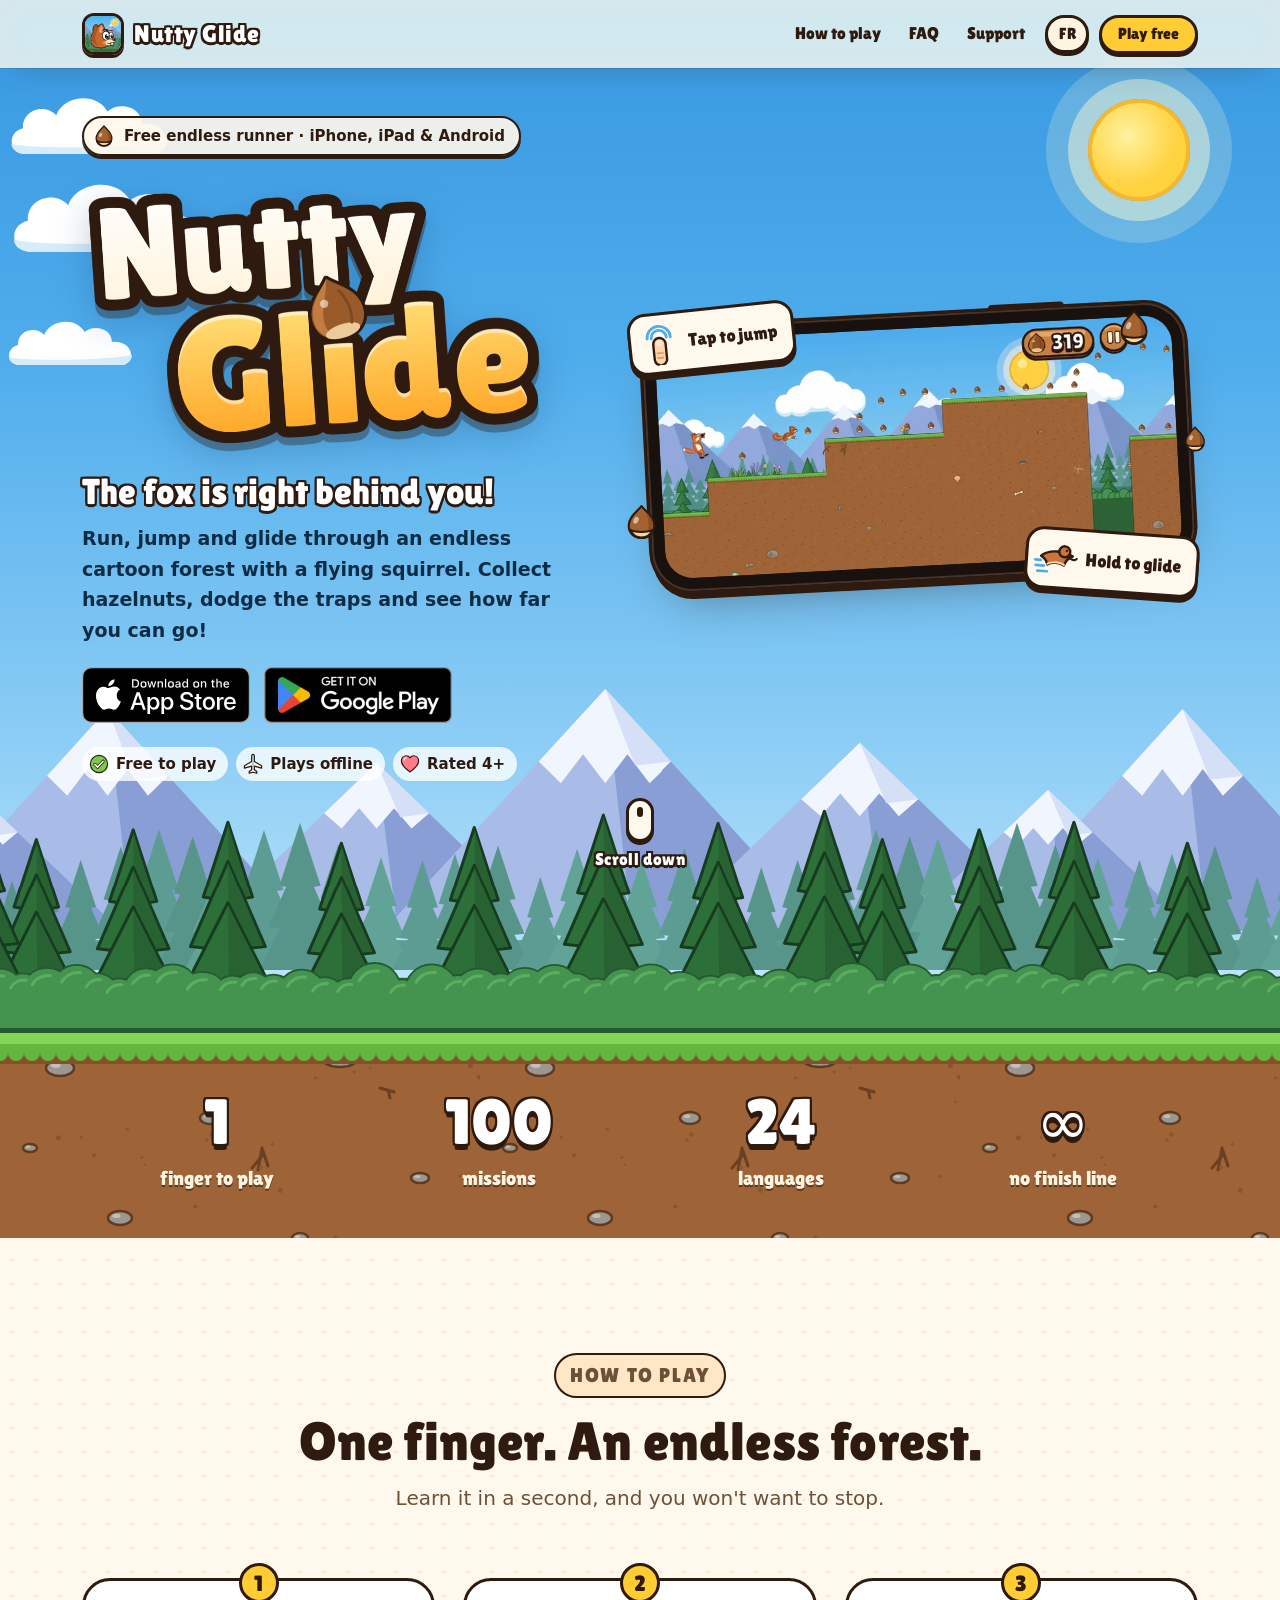
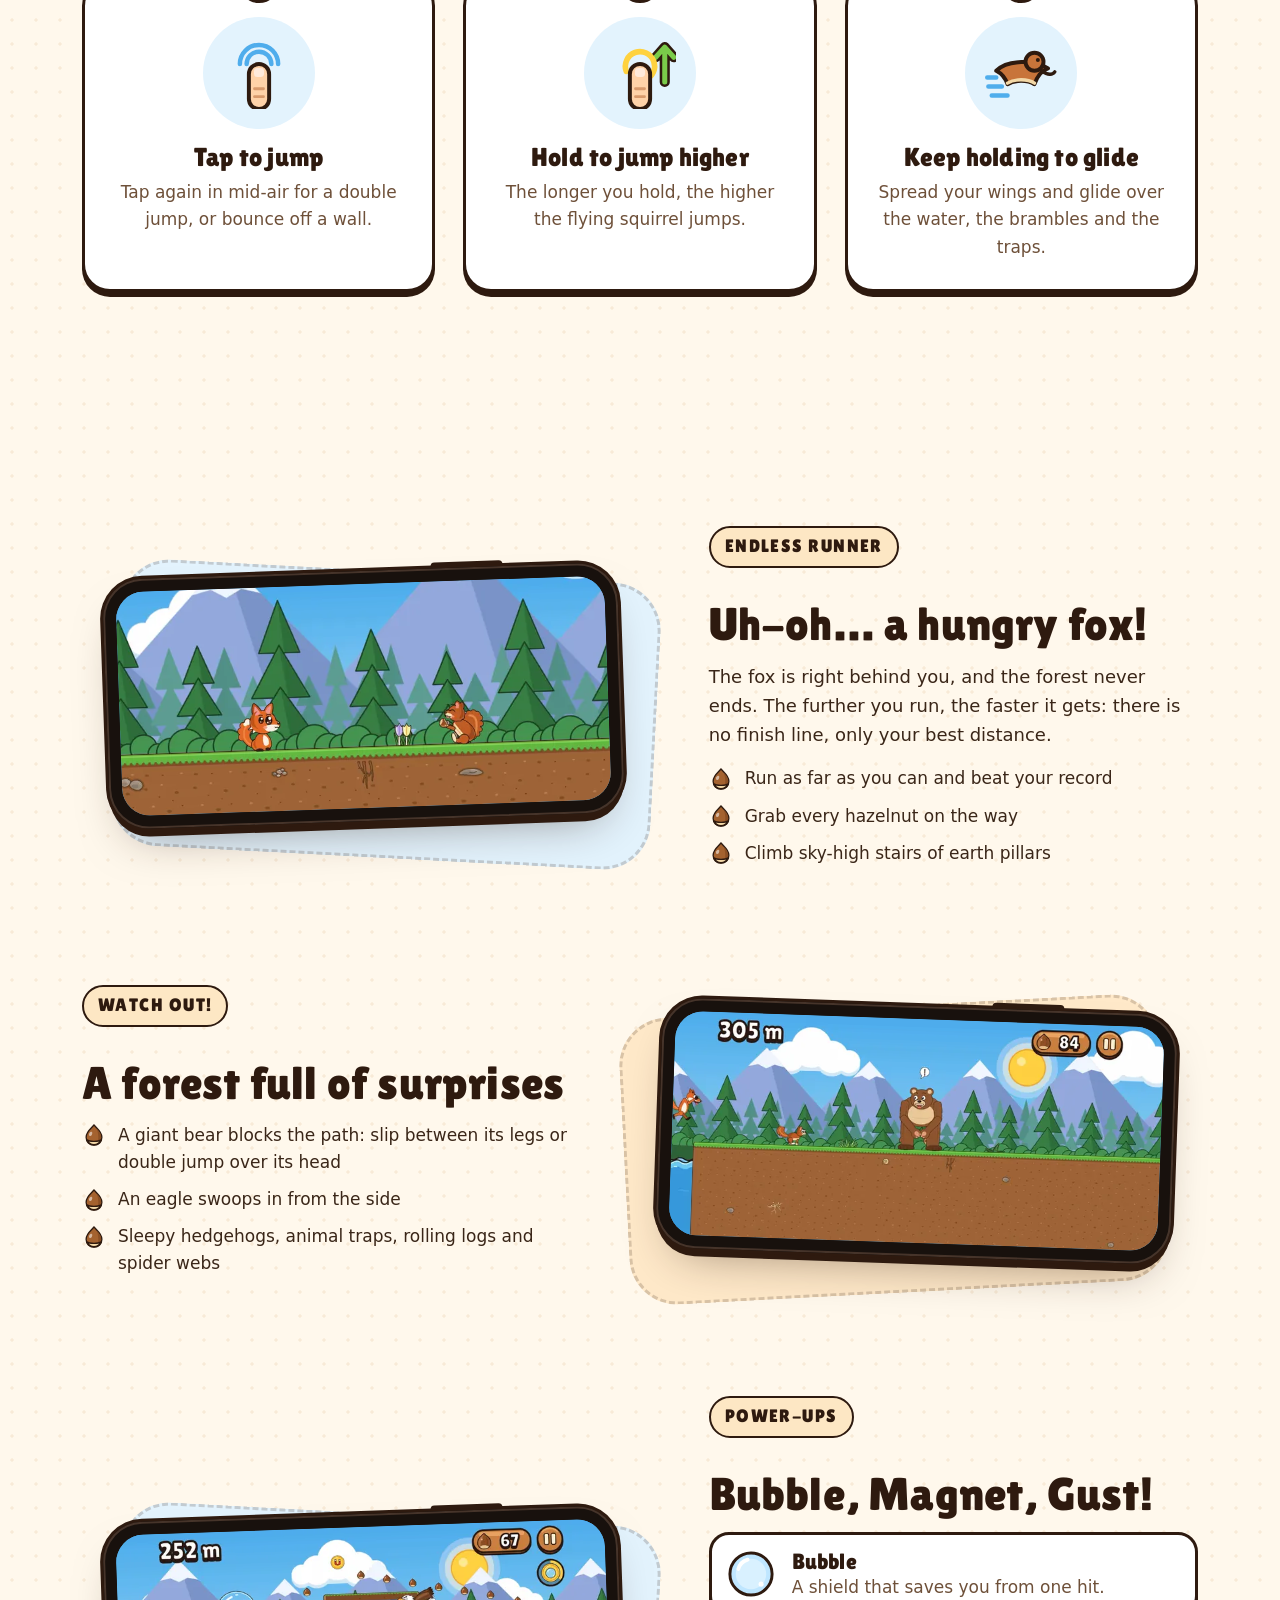
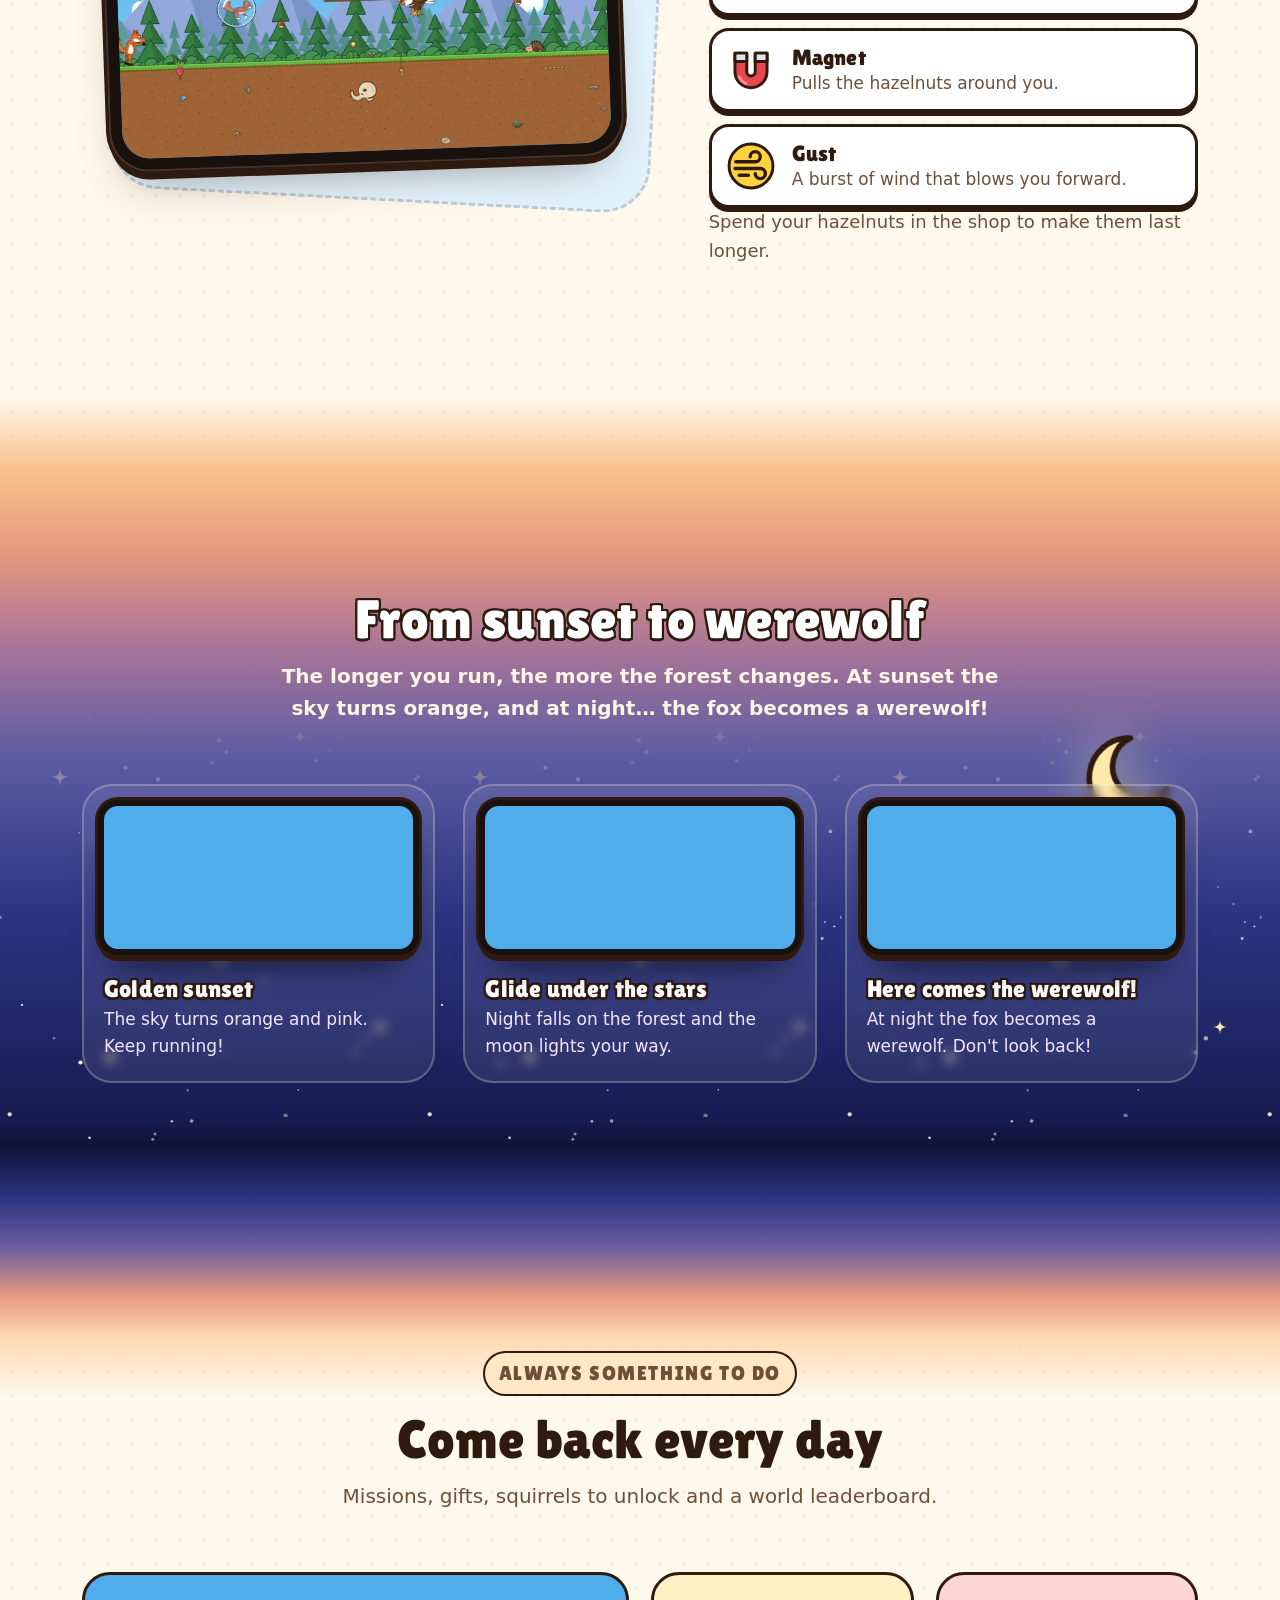
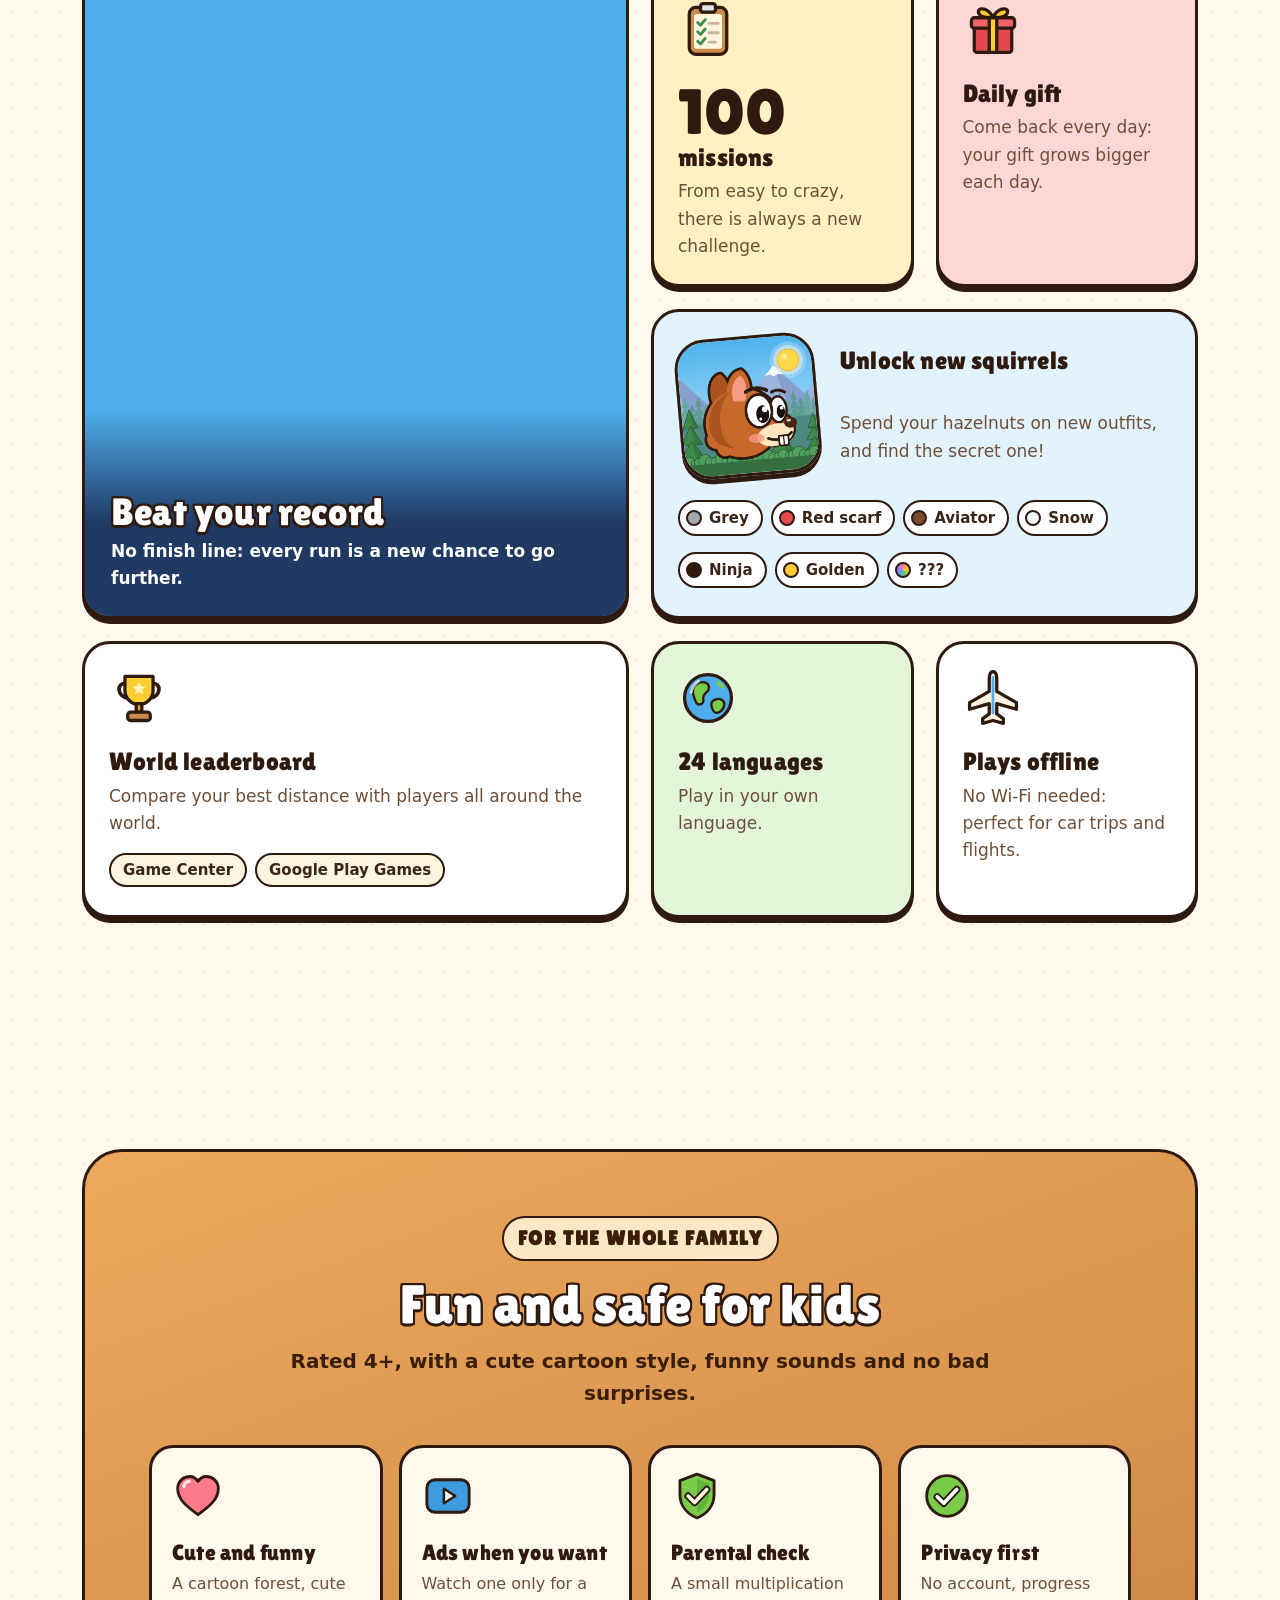
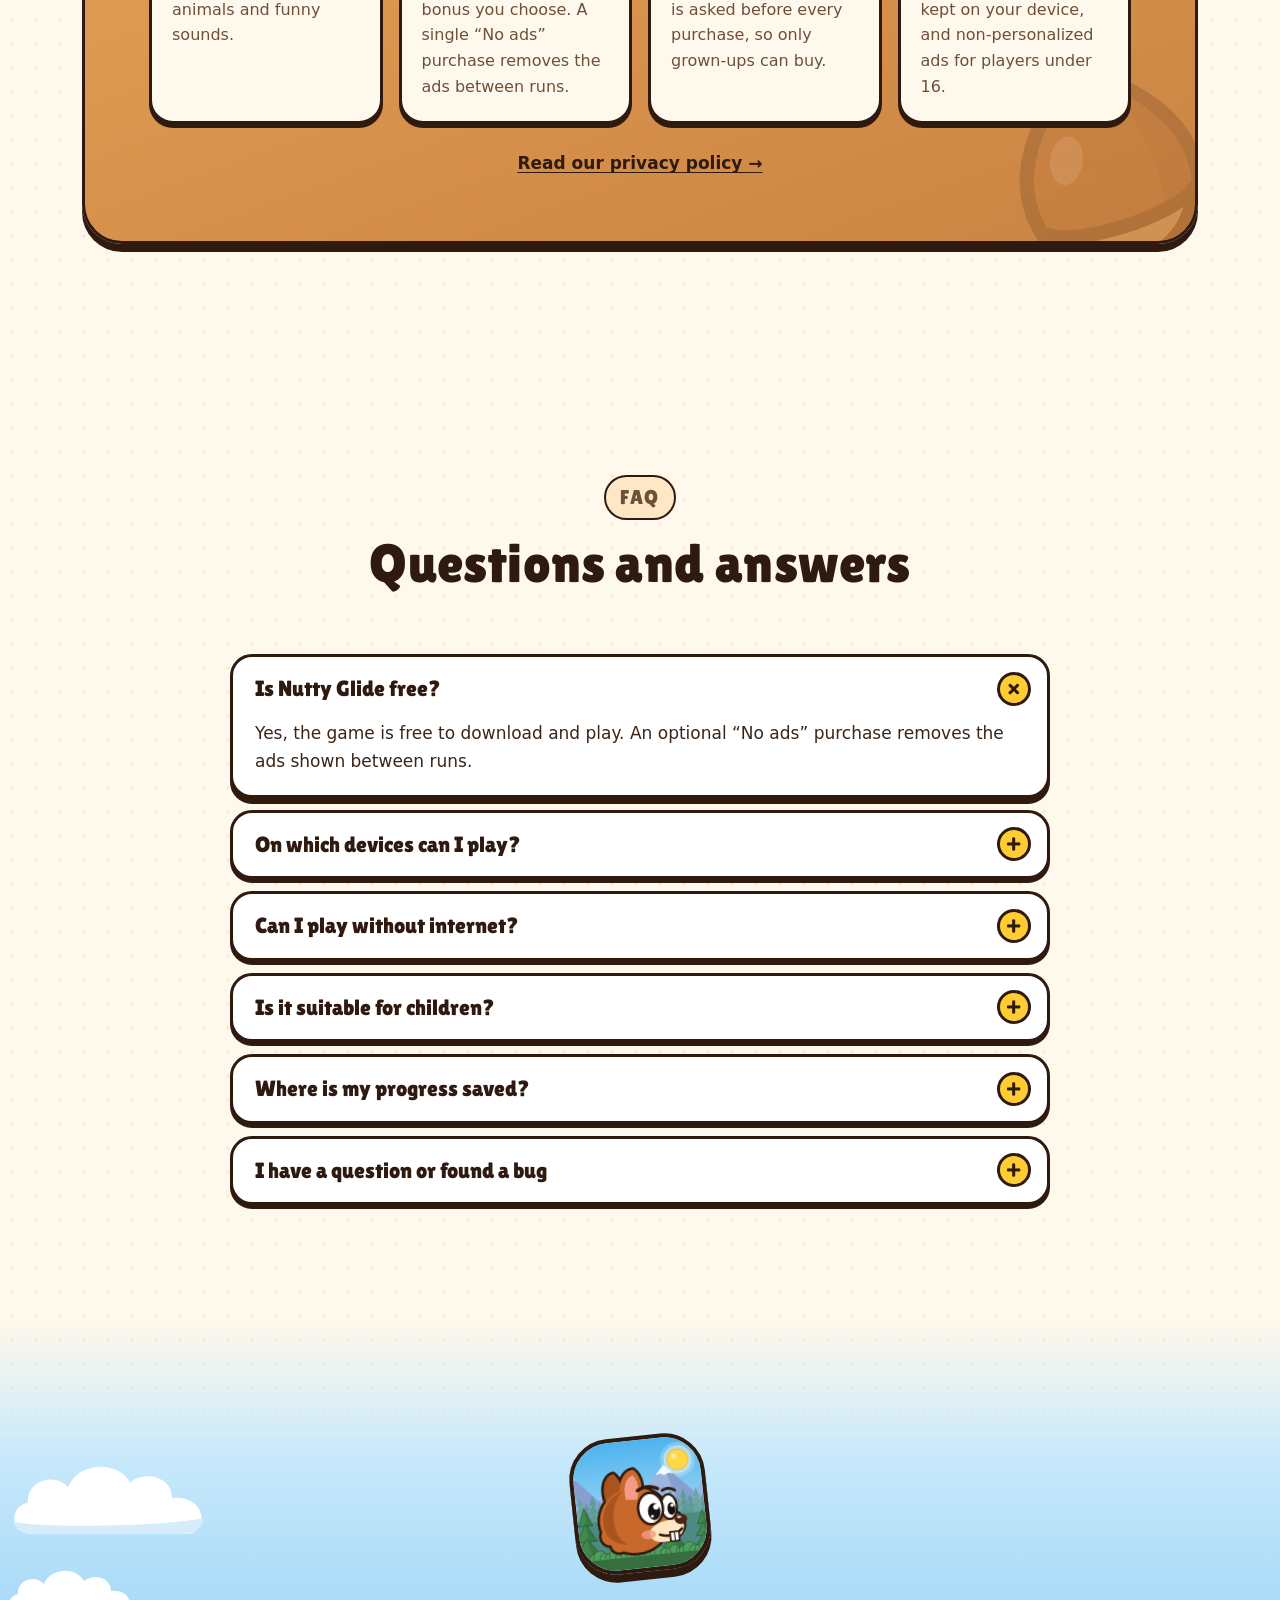
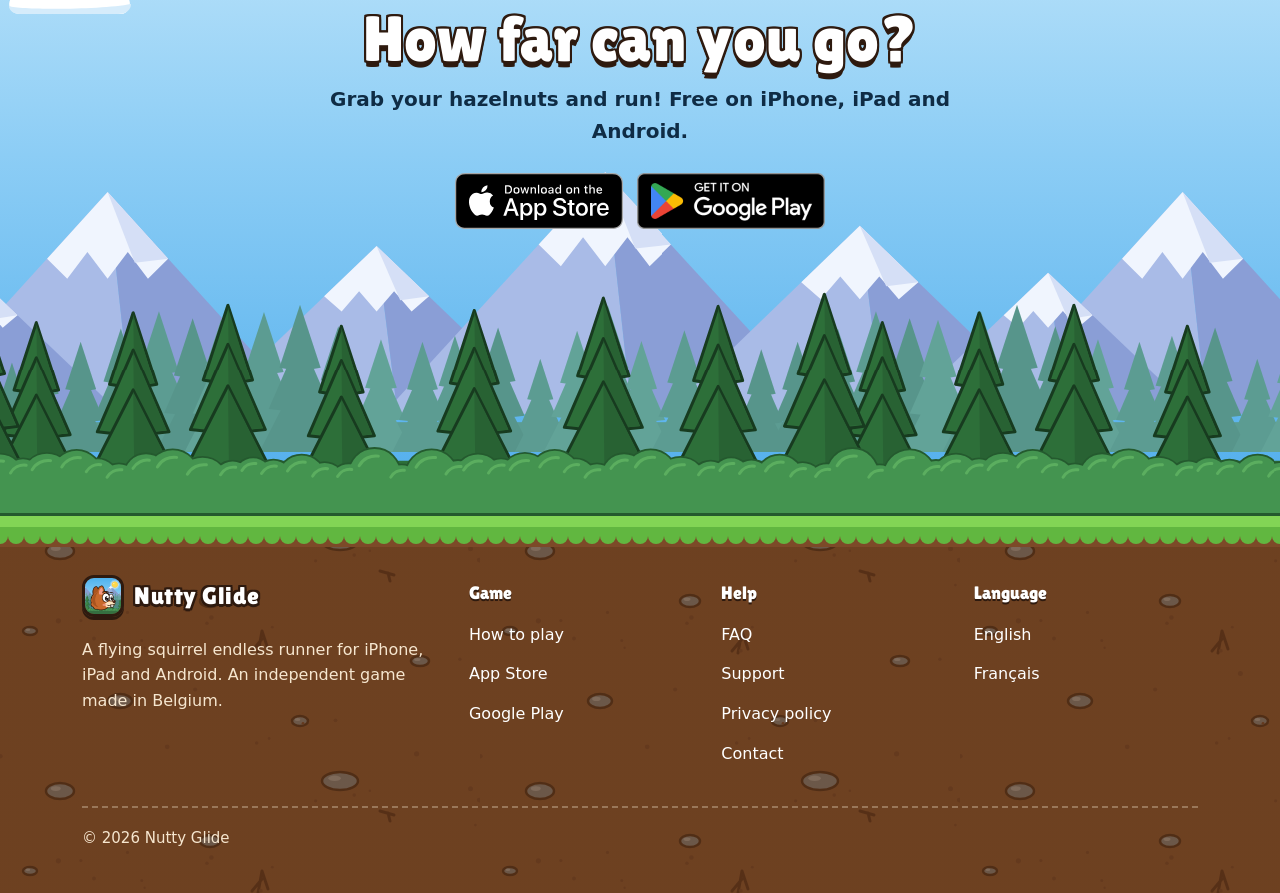
<file: index.html>
<!doctype html>
<html lang="en">
<head>
  <meta charset="utf-8">
  <meta name="viewport" content="width=device-width, initial-scale=1, viewport-fit=cover">
  <meta http-equiv="Content-Security-Policy" content="default-src 'none'; img-src 'self'; style-src 'self'; font-src 'self'; base-uri 'none'; form-action 'none'">
  <meta name="referrer" content="no-referrer">
  <title>Nutty Glide: Squirrel Run</title>
  <meta name="description" content="Run, jump and glide through the forest with a flying squirrel. The fox is right behind you! A free game for iPhone, iPad and Android.">
  <meta name="theme-color" content="#4fadec">
  <meta name="apple-itunes-app" content="app-id=6833694876">
  <link rel="canonical" href="https://nuttyglide.github.io/">
  <link rel="alternate" hreflang="en" href="https://nuttyglide.github.io/">
  <link rel="alternate" hreflang="fr" href="https://nuttyglide.github.io/fr/">
  <link rel="alternate" hreflang="x-default" href="https://nuttyglide.github.io/">
  <meta property="og:type" content="website">
  <meta property="og:site_name" content="Nutty Glide">
  <meta property="og:title" content="Nutty Glide: Squirrel Run">
  <meta property="og:description" content="Run, jump and glide through the forest with a flying squirrel. The fox is right behind you! Free on iPhone, iPad and Android.">
  <meta property="og:url" content="https://nuttyglide.github.io/">
  <meta property="og:image" content="https://nuttyglide.github.io/img/og-image.jpg">
  <meta property="og:image:width" content="1200">
  <meta property="og:image:height" content="630">
  <meta property="og:locale" content="en_US">
  <meta property="og:locale:alternate" content="fr_FR">
  <meta name="twitter:card" content="summary_large_image">
  <link rel="icon" type="image/png" href="img/favicon.png">
  <link rel="apple-touch-icon" href="img/apple-touch-icon.png">
  <link rel="preload" href="fonts/LilitaOne-Regular.woff" as="font" type="font/woff" crossorigin>
  <link rel="stylesheet" href="style.css">
</head>
<body>
  <a class="skip" href="#main">Skip to content</a>

  <header class="top">
    <div class="wrap">
      <a class="brand" href="./"><img src="img/icon.png" width="512" height="512" alt="">Nutty Glide</a>
      <nav class="nav" aria-label="Main">
        <a class="nav-link" href="#how">How to play</a>
        <a class="nav-link" href="#faq">FAQ</a>
        <a class="nav-link" href="support.html">Support</a>
        <a class="lang" href="fr/" hreflang="fr" lang="fr"><span aria-hidden="true">FR</span><span class="sr-only">Français</span></a>
        <a class="btn btn-small" href="#download">Play free</a>
      </nav>
    </div>
  </header>

  <main id="main">
    <section class="hero" aria-labelledby="hero-title">
      <div class="sky" aria-hidden="true">
        <span class="sun"></span>
        <span class="cloud c1"></span>
        <span class="cloud c2"></span>
        <span class="cloud c3"></span>
      </div>

      <div class="wrap hero-grid">
        <div class="hero-copy">
          <p class="eyebrow"><img src="img/icons/hazelnut.svg" width="64" height="64" alt="">Free endless runner · iPhone, iPad &amp; Android</p>
          <h1 id="hero-title"><img class="logo" src="img/logo.png" width="900" height="585" alt="Nutty Glide"></h1>
          <p class="tagline">The fox is right behind you!</p>
          <p class="lead">Run, jump and glide through an endless cartoon forest with a flying squirrel. Collect hazelnuts, dodge the traps and see how far you can go!</p>
          <div class="stores">
            <a href="https://apps.apple.com/app/nutty-glide/id6833694876"><img src="img/badge-app-store.svg" width="120" height="40" alt="Download on the App Store"></a>
            <a href="https://play.google.com/store/apps/details?id=com.aisqli.nuttyglide"><img src="img/badge-google-play.png" width="564" height="168" alt="Get it on Google Play"></a>
          </div>
          <ul class="chips">
            <li><img src="img/icons/check.svg" width="64" height="64" alt="">Free to play</li>
            <li><img src="img/icons/plane.svg" width="64" height="64" alt="">Plays offline</li>
            <li><img src="img/icons/heart.svg" width="64" height="64" alt="">Rated 4+</li>
          </ul>
        </div>

        <div class="hero-art">
          <div class="phone">
            <picture>
              <source type="image/webp" srcset="img/shots/glide-720.webp 720w, img/shots/glide-1280.webp 1280w" sizes="(max-width: 1020px) 92vw, 620px">
              <img src="img/shots/glide.jpg" width="1280" height="588" alt="The flying squirrel glides over the forest between earth-pillar stairs, with hazelnuts to collect.">
            </picture>
          </div>
          <p class="sticker s1"><img src="img/icons/tap.svg" width="64" height="64" alt="">Tap to jump</p>
          <p class="sticker s2"><img src="img/icons/glide.svg" width="64" height="64" alt="">Hold to glide</p>
          <img class="nut n1" src="img/icons/hazelnut.svg" width="64" height="64" alt="">
          <img class="nut n2" src="img/icons/hazelnut.svg" width="64" height="64" alt="">
          <img class="nut n3" src="img/icons/hazelnut.svg" width="64" height="64" alt="">
        </div>
      </div>

      <div class="land" aria-hidden="true">
        <div class="layer l-mount"></div>
        <div class="layer l-far"></div>
        <div class="layer l-near"></div>
        <div class="layer l-bush"></div>
      </div>

      <a class="scroll-hint" href="#how">
        <span class="hint-body">
          <span class="hint-icon" aria-hidden="true"></span>
          <span class="hint-label">Scroll down</span>
        </span>
      </a>
    </section>

    <section class="ground" aria-label="The game in numbers">
      <ul class="stats wrap">
        <li><strong>1</strong><span>finger to play</span></li>
        <li><strong>100</strong><span>missions</span></li>
        <li><strong>24</strong><span>languages</span></li>
        <li><strong>∞</strong><span>no finish line</span></li>
      </ul>
    </section>

    <section class="section" id="how" aria-labelledby="how-title">
      <div class="wrap">
        <div class="section-head reveal">
          <p class="kicker">How to play</p>
          <h2 id="how-title">One finger. An endless forest.</h2>
          <p>Learn it in a second, and you won't want to stop.</p>
        </div>
        <ol class="steps">
          <li class="step reveal">
            <div class="step-icon"><img src="img/icons/tap.svg" width="64" height="64" alt=""></div>
            <h3>Tap to jump</h3>
            <p>Tap again in mid-air for a double jump, or bounce off a wall.</p>
          </li>
          <li class="step reveal">
            <div class="step-icon"><img src="img/icons/hold.svg" width="64" height="64" alt=""></div>
            <h3>Hold to jump higher</h3>
            <p>The longer you hold, the higher the flying squirrel jumps.</p>
          </li>
          <li class="step reveal">
            <div class="step-icon"><img src="img/icons/glide.svg" width="64" height="64" alt=""></div>
            <h3>Keep holding to glide</h3>
            <p>Spread your wings and glide over the water, the brambles and the traps.</p>
          </li>
        </ol>
      </div>
    </section>

    <section class="section" aria-label="Features">
      <div class="wrap features">
        <article class="feature reveal">
          <div class="feature-media">
            <div class="phone">
              <picture>
                <source type="image/webp" srcset="img/shots/fox-720.webp 720w, img/shots/fox-1280.webp 1280w" sizes="(max-width: 860px) 92vw, 600px">
                <img src="img/shots/fox.jpg" width="1280" height="588" loading="lazy" alt="A hungry fox runs after the flying squirrel through the forest.">
              </picture>
            </div>
          </div>
          <div class="feature-copy">
            <p class="kicker">Endless runner</p>
            <h2>Uh-oh… a hungry fox!</h2>
            <p>The fox is right behind you, and the forest never ends. The further you run, the faster it gets: there is no finish line, only your best distance.</p>
            <ul class="nut-list">
              <li>Run as far as you can and beat your record</li>
              <li>Grab every hazelnut on the way</li>
              <li>Climb sky-high stairs of earth pillars</li>
            </ul>
          </div>
        </article>

        <article class="feature feature-flip reveal">
          <div class="feature-media">
            <div class="phone">
              <picture>
                <source type="image/webp" srcset="img/shots/bear-720.webp 720w, img/shots/bear-1280.webp 1280w" sizes="(max-width: 860px) 92vw, 600px">
                <img src="img/shots/bear.jpg" width="1280" height="588" loading="lazy" alt="A giant bear blocks the path of the flying squirrel.">
              </picture>
            </div>
          </div>
          <div class="feature-copy">
            <p class="kicker">Watch out!</p>
            <h2>A forest full of surprises</h2>
            <ul class="nut-list">
              <li>A giant bear blocks the path: slip between its legs or double jump over its head</li>
              <li>An eagle swoops in from the side</li>
              <li>Sleepy hedgehogs, animal traps, rolling logs and spider webs</li>
            </ul>
          </div>
        </article>

        <article class="feature reveal">
          <div class="feature-media">
            <div class="phone">
              <picture>
                <source type="image/webp" srcset="img/shots/powerups-720.webp 720w, img/shots/powerups-1280.webp 1280w" sizes="(max-width: 860px) 92vw, 600px">
                <img src="img/shots/powerups.jpg" width="1280" height="588" loading="lazy" alt="The flying squirrel inside a bubble, with a magnet pulling hazelnuts.">
              </picture>
            </div>
          </div>
          <div class="feature-copy">
            <p class="kicker">Power-ups</p>
            <h2>Bubble, Magnet, Gust!</h2>
            <ul class="powerups">
              <li><img src="img/icons/bubble.svg" width="64" height="64" alt=""><div><h3>Bubble</h3><p>A shield that saves you from one hit.</p></div></li>
              <li><img src="img/icons/magnet.svg" width="64" height="64" alt=""><div><h3>Magnet</h3><p>Pulls the hazelnuts around you.</p></div></li>
              <li><img src="img/icons/gust.svg" width="64" height="64" alt=""><div><h3>Gust</h3><p>A burst of wind that blows you forward.</p></div></li>
            </ul>
            <p class="note">Spend your hazelnuts in the shop to make them last longer.</p>
          </div>
        </article>
      </div>
    </section>

    <section class="night" aria-labelledby="night-title">
      <img class="moon" src="img/icons/moon.svg" width="64" height="64" alt="">
      <div class="wrap">
        <div class="section-head reveal">
          <h2 id="night-title">From sunset to werewolf</h2>
          <p>The longer you run, the more the forest changes. At sunset the sky turns orange, and at night… the fox becomes a werewolf!</p>
        </div>
        <ul class="cycle">
          <li class="reveal">
            <div class="phone">
              <picture>
                <source type="image/webp" srcset="img/shots/sunset-720.webp 720w, img/shots/sunset-1280.webp 1280w" sizes="(max-width: 860px) 80vw, 380px">
                <img src="img/shots/sunset.jpg" width="1280" height="588" loading="lazy" alt="The forest under an orange and pink sunset sky.">
              </picture>
            </div>
            <h3>Golden sunset</h3>
            <p>The sky turns orange and pink. Keep running!</p>
          </li>
          <li class="reveal">
            <div class="phone">
              <picture>
                <source type="image/webp" srcset="img/shots/night-720.webp 720w, img/shots/night-1280.webp 1280w" sizes="(max-width: 860px) 80vw, 380px">
                <img src="img/shots/night.jpg" width="1280" height="588" loading="lazy" alt="The flying squirrel glides through the forest at night.">
              </picture>
            </div>
            <h3>Glide under the stars</h3>
            <p>Night falls on the forest and the moon lights your way.</p>
          </li>
          <li class="reveal">
            <div class="phone">
              <picture>
                <source type="image/webp" srcset="img/shots/werewolf-720.webp 720w, img/shots/werewolf-1280.webp 1280w" sizes="(max-width: 860px) 80vw, 380px">
                <img src="img/shots/werewolf.jpg" width="1280" height="588" loading="lazy" alt="A werewolf chases the flying squirrel at night.">
              </picture>
            </div>
            <h3>Here comes the werewolf!</h3>
            <p>At night the fox becomes a werewolf. Don't look back!</p>
          </li>
        </ul>
      </div>
    </section>

    <section class="section dawn" aria-labelledby="more-title">
      <div class="wrap">
        <div class="section-head reveal">
          <p class="kicker">Always something to do</p>
          <h2 id="more-title">Come back every day</h2>
          <p>Missions, gifts, squirrels to unlock and a world leaderboard.</p>
        </div>
        <div class="bento">
          <article class="tile t-record reveal">
            <picture>
              <source type="image/webp" srcset="img/shots/record-720.webp 720w, img/shots/record-1280.webp 1280w" sizes="(max-width: 1020px) 92vw, 580px">
              <img src="img/shots/record.jpg" width="1280" height="588" loading="lazy" alt="The flying squirrel runs past a waterfall in the forest.">
            </picture>
            <div class="tile-text">
              <h3>Beat your record</h3>
              <p>No finish line: every run is a new chance to go further.</p>
            </div>
          </article>
          <article class="tile t-missions reveal">
            <img class="tile-icon" src="img/icons/missions.svg" width="64" height="64" alt="">
            <h3><span class="tile-big">100</span> missions</h3>
            <p>From easy to crazy, there is always a new challenge.</p>
          </article>
          <article class="tile t-gift reveal">
            <img class="tile-icon" src="img/icons/gift.svg" width="64" height="64" alt="">
            <h3>Daily gift</h3>
            <p>Come back every day: your gift grows bigger each day.</p>
          </article>
          <article class="tile t-squirrels reveal">
            <img class="avatar" src="img/icon.png" width="512" height="512" loading="lazy" alt="">
            <h3>Unlock new squirrels</h3>
            <p>Spend your hazelnuts on new outfits, and find the secret one!</p>
            <ul class="outfits" aria-label="Outfits">
              <li class="o-grey">Grey</li>
              <li class="o-scarf">Red scarf</li>
              <li class="o-aviator">Aviator</li>
              <li class="o-snow">Snow</li>
              <li class="o-ninja">Ninja</li>
              <li class="o-golden">Golden</li>
              <li class="o-secret">???</li>
            </ul>
          </article>
          <article class="tile t-leaderboard reveal">
            <img class="tile-icon" src="img/icons/trophy.svg" width="64" height="64" alt="">
            <h3>World leaderboard</h3>
            <p>Compare your best distance with players all around the world.</p>
            <ul class="platforms">
              <li>Game Center</li>
              <li>Google Play Games</li>
            </ul>
          </article>
          <article class="tile t-lang reveal">
            <img class="tile-icon" src="img/icons/globe.svg" width="64" height="64" alt="">
            <h3>24 languages</h3>
            <p>Play in your own language.</p>
          </article>
          <article class="tile t-offline reveal">
            <img class="tile-icon" src="img/icons/plane.svg" width="64" height="64" alt="">
            <h3>Plays offline</h3>
            <p>No <span class="nowrap">Wi-Fi</span> needed: perfect for car trips and flights.</p>
          </article>
        </div>
      </div>
    </section>

    <section class="section" aria-labelledby="family-title">
      <div class="wrap">
        <div class="family reveal">
          <div class="section-head">
            <p class="kicker">For the whole family</p>
            <h2 id="family-title">Fun and safe for kids</h2>
            <p>Rated 4+, with a cute cartoon style, funny sounds and no bad surprises.</p>
          </div>
          <ul class="family-grid">
            <li>
              <img src="img/icons/heart.svg" width="64" height="64" alt="">
              <h3>Cute and funny</h3>
              <p>A cartoon forest, cute animals and funny sounds.</p>
            </li>
            <li>
              <img src="img/icons/ad.svg" width="64" height="64" alt="">
              <h3>Ads when you want</h3>
              <p>Watch one only for a bonus you choose. A single “No ads” purchase removes the ads between runs.</p>
            </li>
            <li>
              <img src="img/icons/shield.svg" width="64" height="64" alt="">
              <h3>Parental check</h3>
              <p>A small multiplication is asked before every purchase, so only grown-ups can buy.</p>
            </li>
            <li>
              <img src="img/icons/check.svg" width="64" height="64" alt="">
              <h3>Privacy first</h3>
              <p>No account, progress kept on your device, and non-personalized ads for players under 16.</p>
            </li>
          </ul>
          <p class="family-more"><a href="privacy.html">Read our privacy policy →</a></p>
        </div>
      </div>
    </section>

    <section class="section" id="faq" aria-labelledby="faq-title">
      <div class="wrap">
        <div class="section-head reveal">
          <p class="kicker">FAQ</p>
          <h2 id="faq-title">Questions and answers</h2>
        </div>
        <div class="faq reveal">
          <details name="faq" open>
            <summary>Is Nutty Glide free?</summary>
            <div class="answer"><p>Yes, the game is free to download and play. An optional “No ads” purchase removes the ads shown between runs.</p></div>
          </details>
          <details name="faq">
            <summary>On which devices can I play?</summary>
            <div class="answer"><p>On iPhone and iPad (iOS and iPadOS 15 or later) from the App Store, and on Android phones and tablets from Google Play.</p></div>
          </details>
          <details name="faq">
            <summary>Can I play without internet?</summary>
            <div class="answer"><p>Yes! The game works offline, perfect for car trips and flights. You only need a connection for the world leaderboard and for ads.</p></div>
          </details>
          <details name="faq">
            <summary>Is it suitable for children?</summary>
            <div class="answer"><p>Yes, it is rated 4+. Players under 16 only get non-personalized ads suitable for children, and a parental check is shown before any purchase.</p></div>
          </details>
          <details name="faq">
            <summary>Where is my progress saved?</summary>
            <div class="answer"><p>On your device only: there is no account to create. Deleting the game, or moving to another phone, starts the game over.</p></div>
          </details>
          <details name="faq">
            <summary>I have a question or found a bug</summary>
            <div class="answer"><p>Have a look at the <a href="support.html">support page</a> or write to <a class="mail" href="mailto:contact@aisqli.com">contact@aisqli.com</a>.</p></div>
          </details>
        </div>
      </div>
    </section>

    <section class="cta" id="download" aria-labelledby="cta-title">
      <div class="sky" aria-hidden="true">
        <span class="cloud c1"></span>
        <span class="cloud c2"></span>
      </div>
      <div class="wrap cta-in reveal">
        <img class="cta-icon" src="img/icon.png" width="512" height="512" loading="lazy" alt="">
        <h2 id="cta-title">How far can you go?</h2>
        <p>Grab your hazelnuts and run! Free on iPhone, iPad and Android.</p>
        <div class="stores">
          <a href="https://apps.apple.com/app/nutty-glide/id6833694876"><img src="img/badge-app-store.svg" width="120" height="40" loading="lazy" alt="Download on the App Store"></a>
          <a href="https://play.google.com/store/apps/details?id=com.aisqli.nuttyglide"><img src="img/badge-google-play.png" width="564" height="168" loading="lazy" alt="Get it on Google Play"></a>
        </div>
      </div>
      <div class="land" aria-hidden="true">
        <div class="layer l-mount"></div>
        <div class="layer l-far"></div>
        <div class="layer l-near"></div>
      </div>
    </section>
  </main>

  <footer class="foot">
    <div class="wrap">
      <div class="foot-grid">
        <div class="foot-about">
          <a class="brand" href="./"><img src="img/icon.png" width="512" height="512" loading="lazy" alt="">Nutty Glide</a>
          <p>A flying squirrel endless runner for iPhone, iPad and Android. An independent game made in Belgium.</p>
        </div>
        <div>
          <p class="foot-title">Game</p>
          <ul>
            <li><a href="#how">How to play</a></li>
            <li><a href="https://apps.apple.com/app/nutty-glide/id6833694876">App Store</a></li>
            <li><a href="https://play.google.com/store/apps/details?id=com.aisqli.nuttyglide">Google Play</a></li>
          </ul>
        </div>
        <div>
          <p class="foot-title">Help</p>
          <ul>
            <li><a href="#faq">FAQ</a></li>
            <li><a href="support.html">Support</a></li>
            <li><a href="privacy.html">Privacy policy</a></li>
            <li><a href="mailto:contact@aisqli.com">Contact</a></li>
          </ul>
        </div>
        <div>
          <p class="foot-title">Language</p>
          <ul>
            <li><a href="./" aria-current="page">English</a></li>
            <li><a href="fr/" hreflang="fr" lang="fr">Français</a></li>
          </ul>
        </div>
      </div>
      <p class="foot-bottom">© 2026 Nutty Glide</p>
    </div>
  </footer>
</body>
</html>
</file>
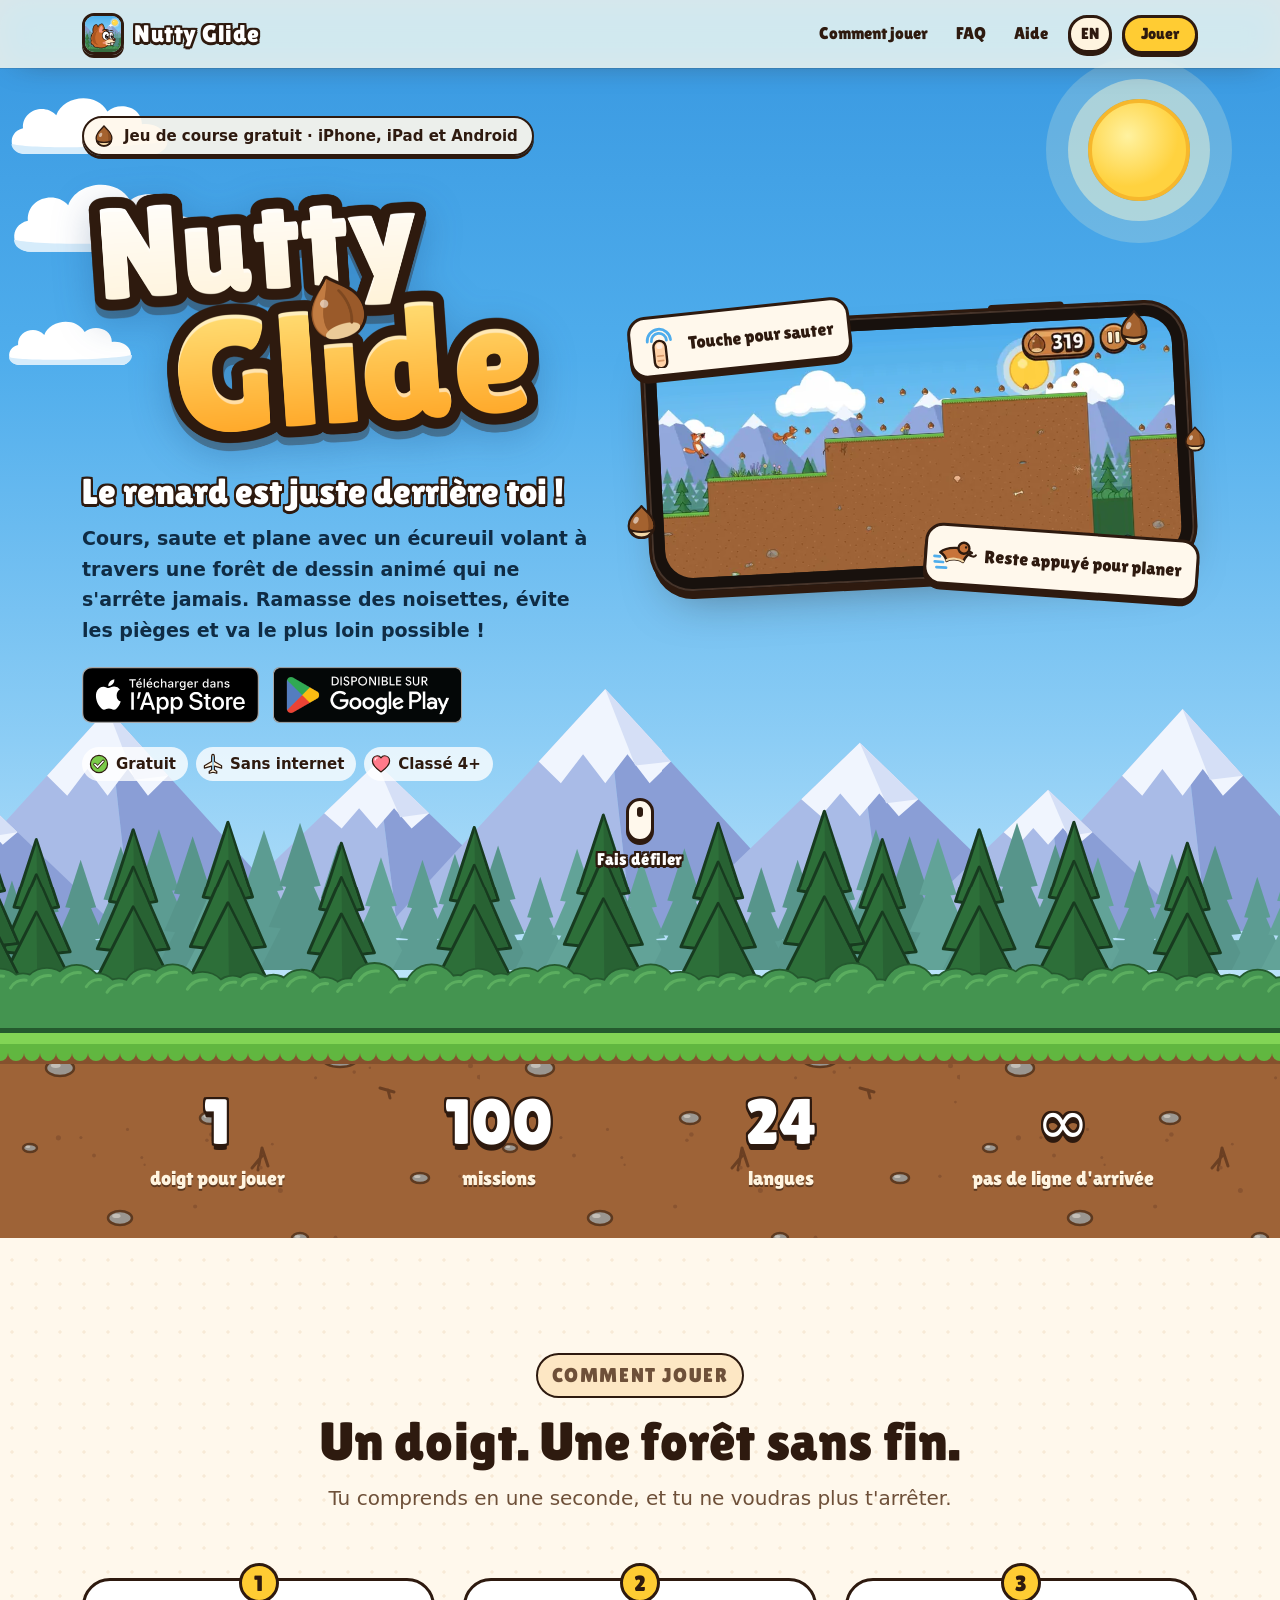
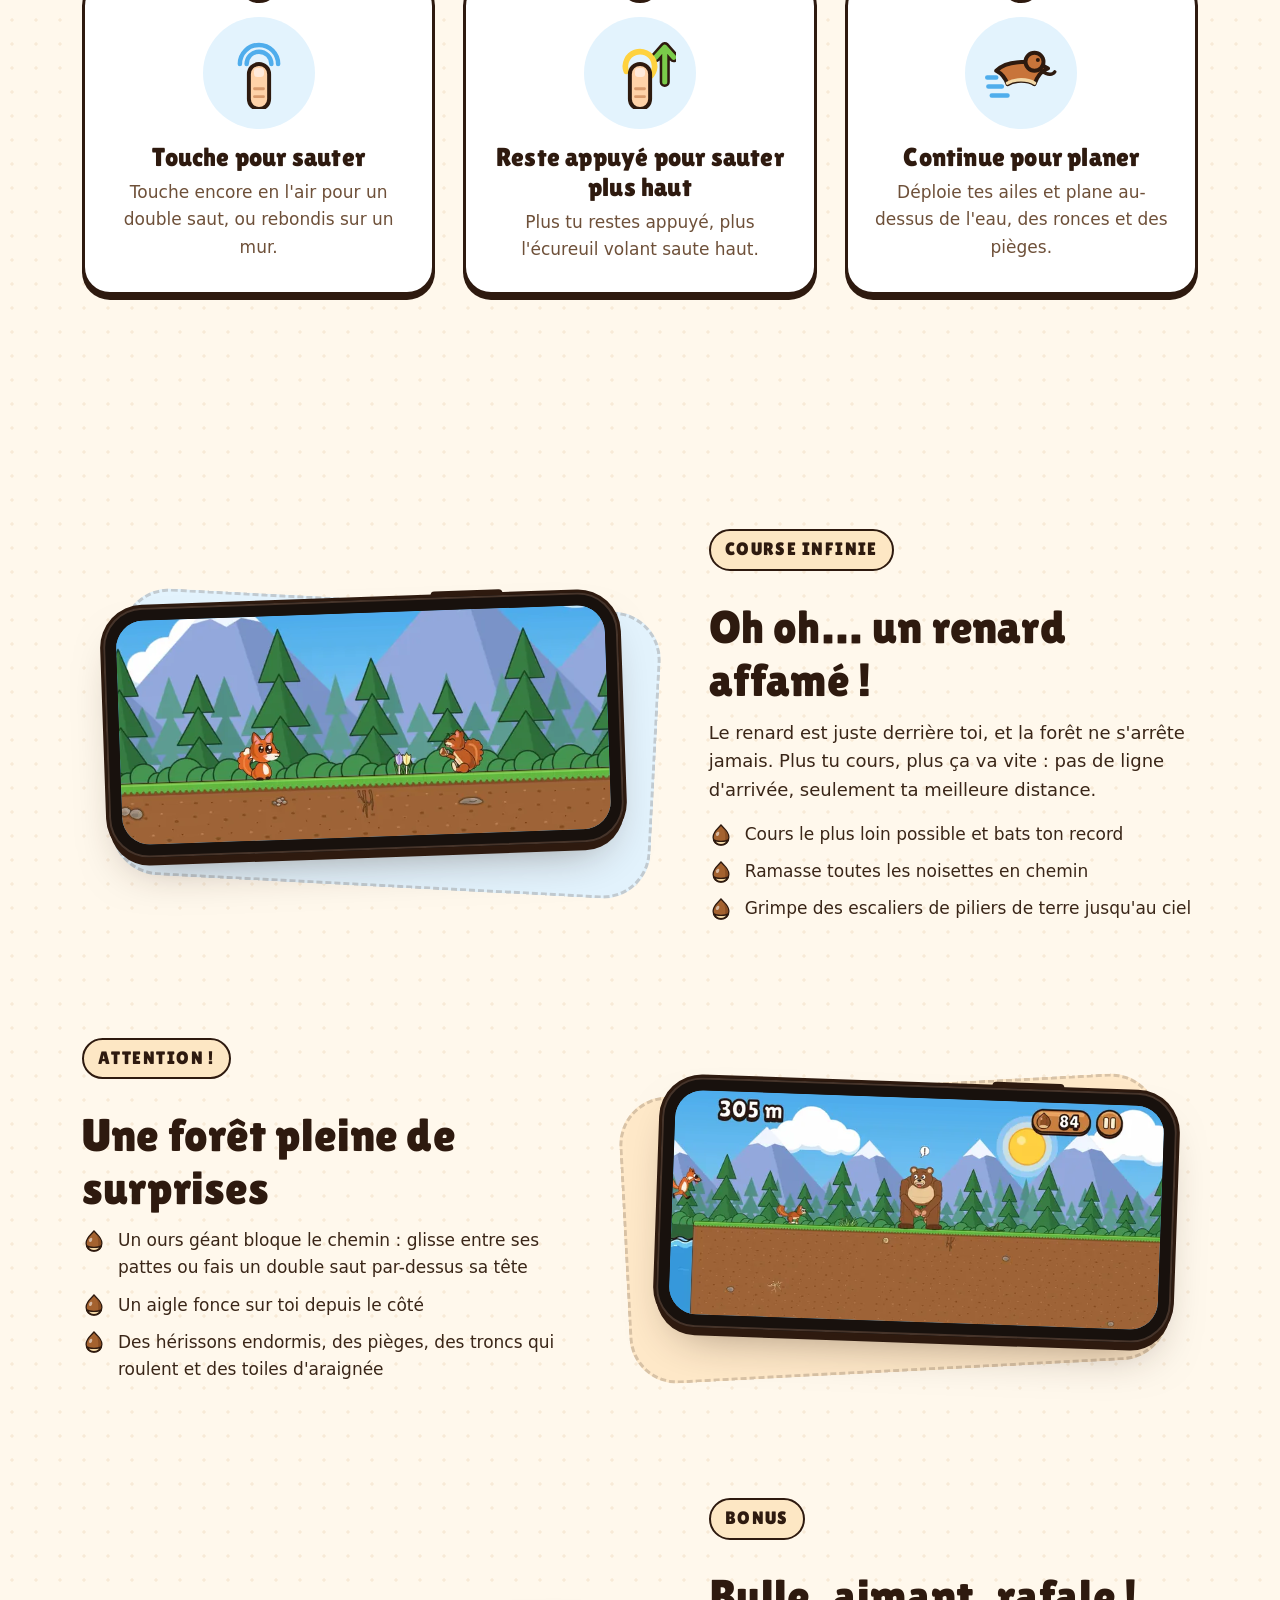
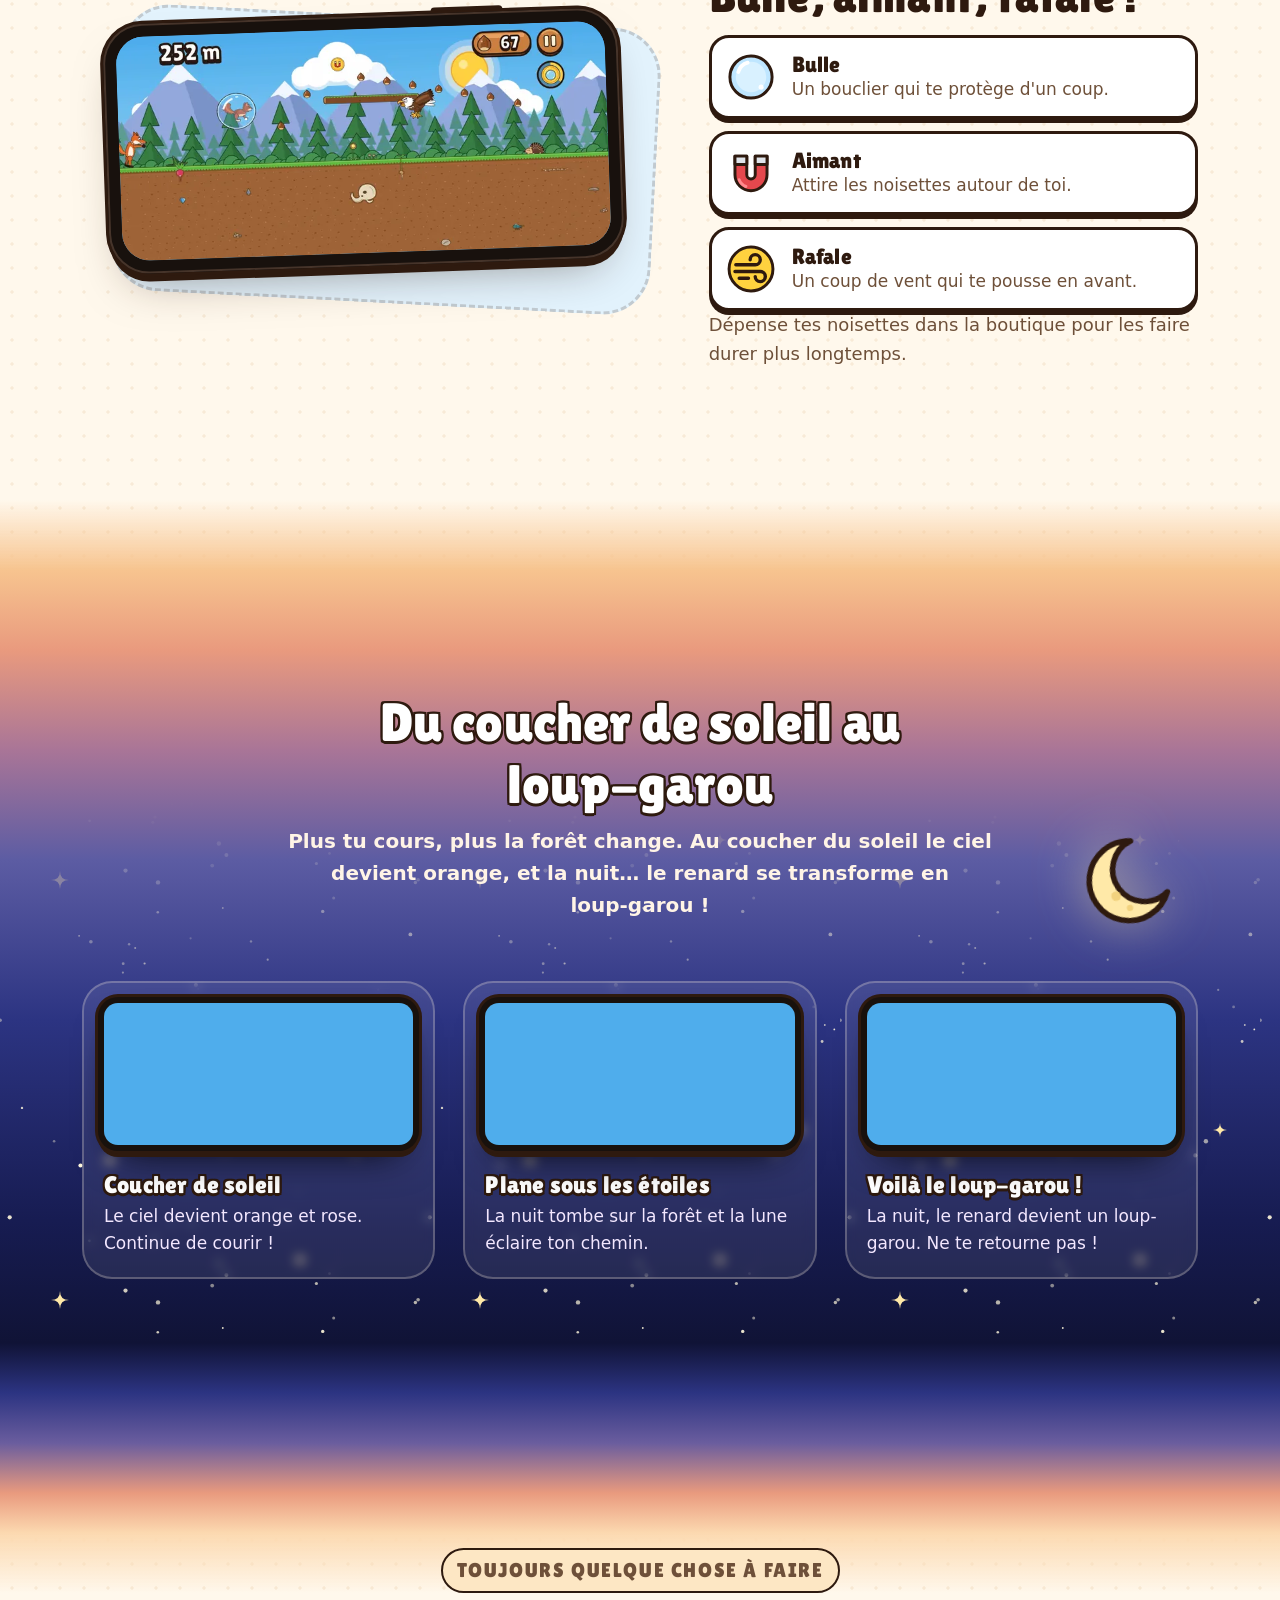
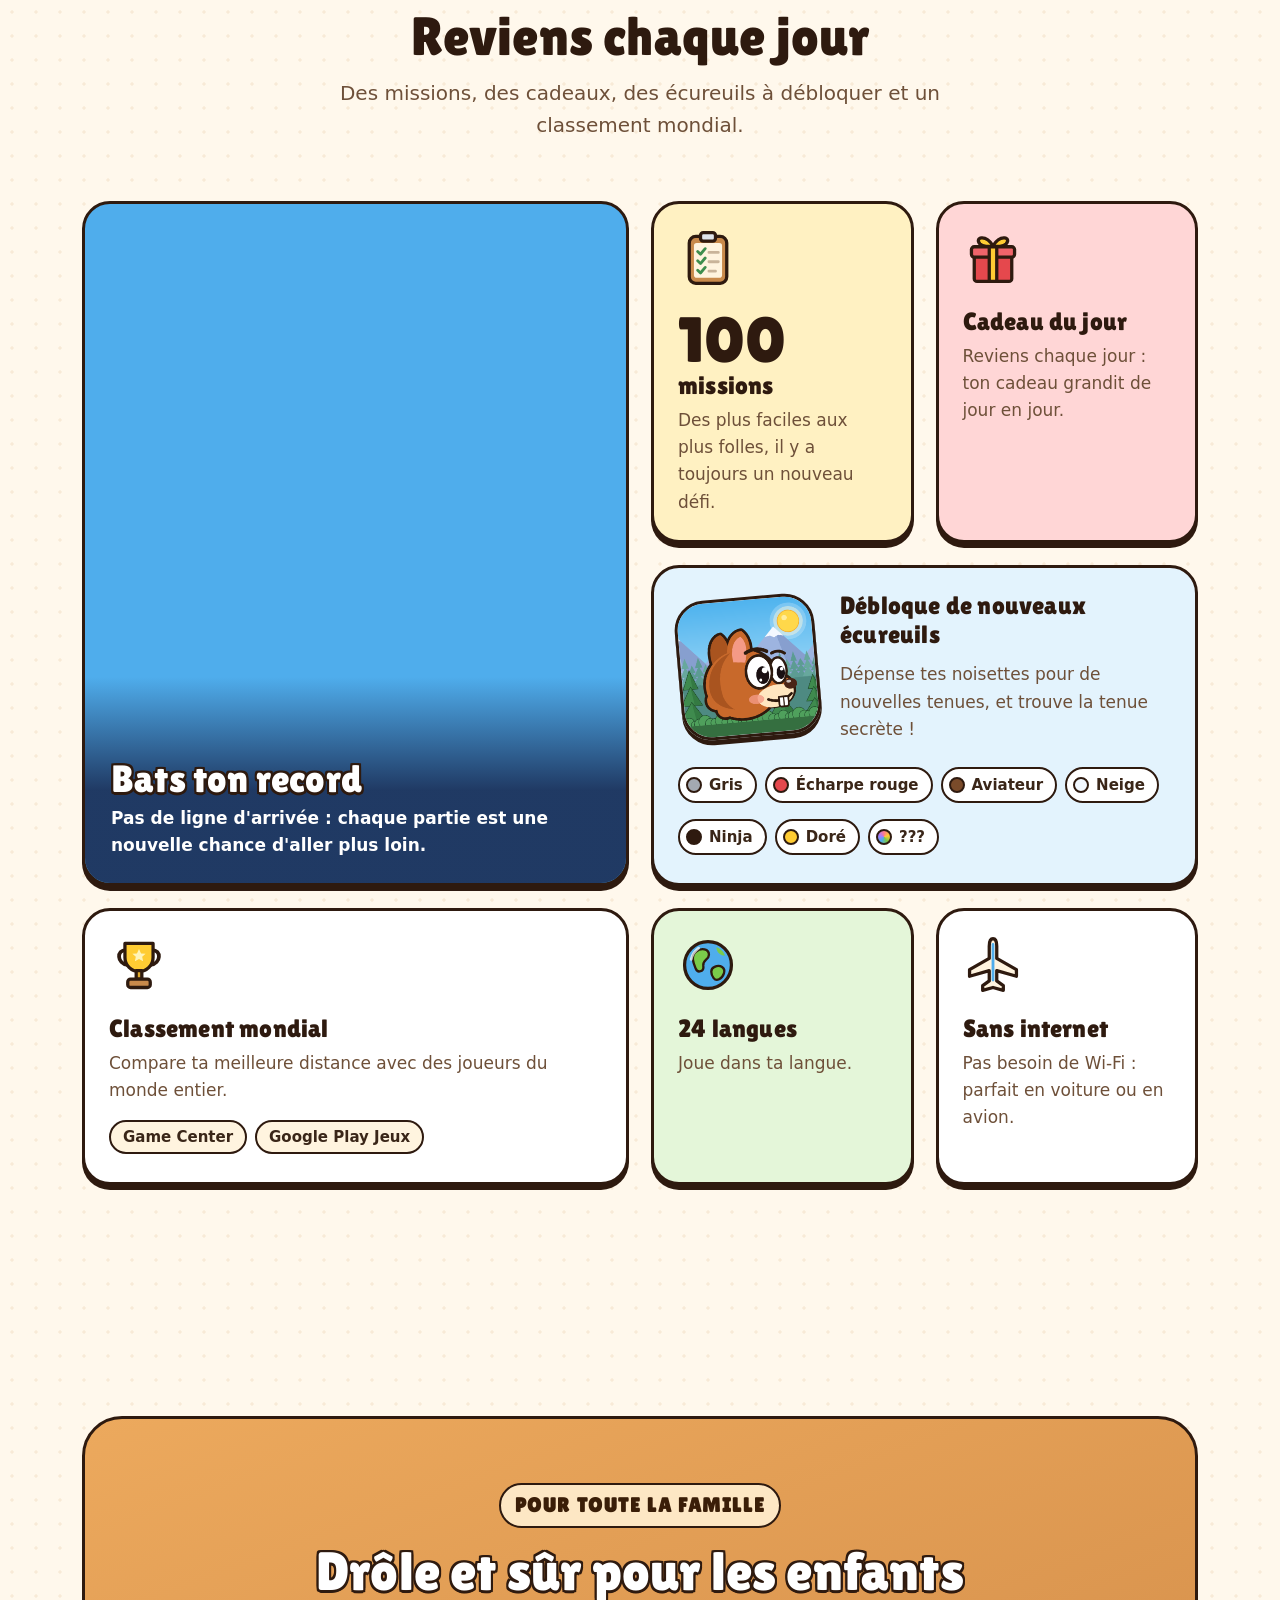
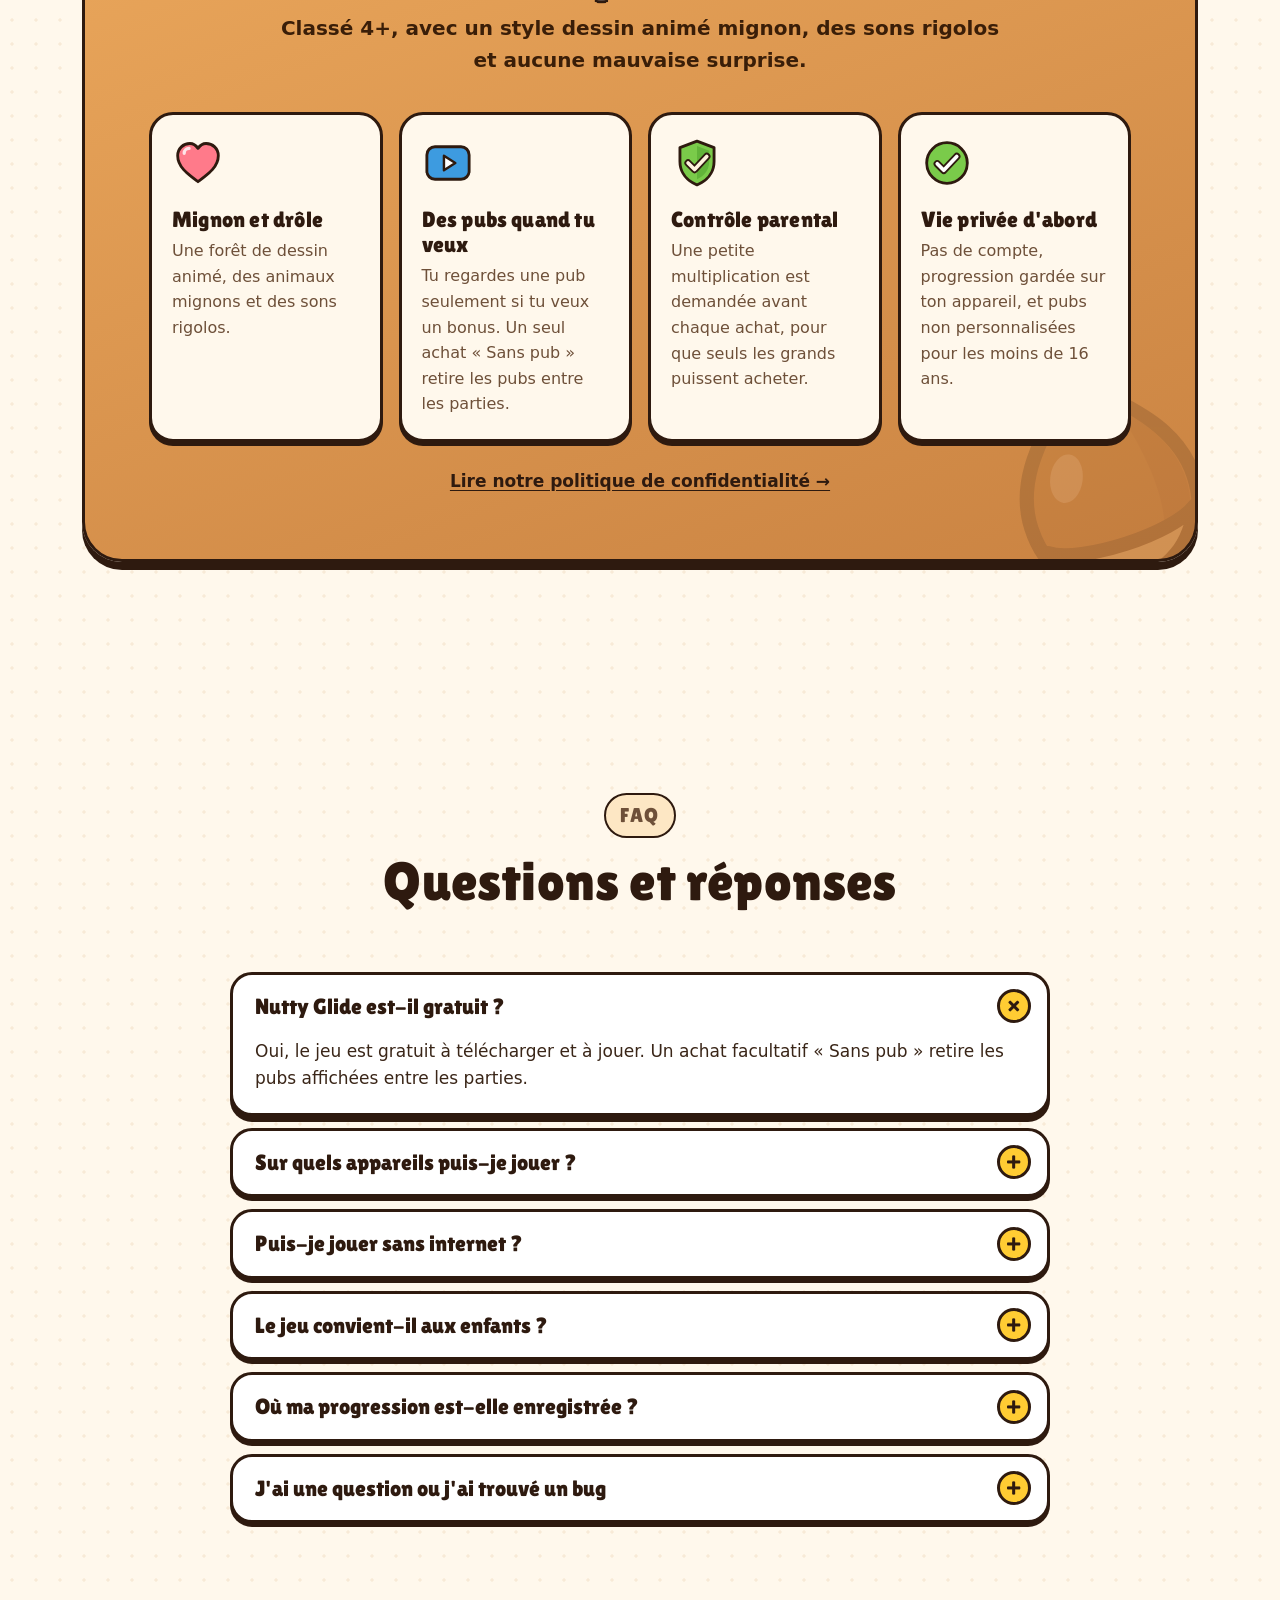
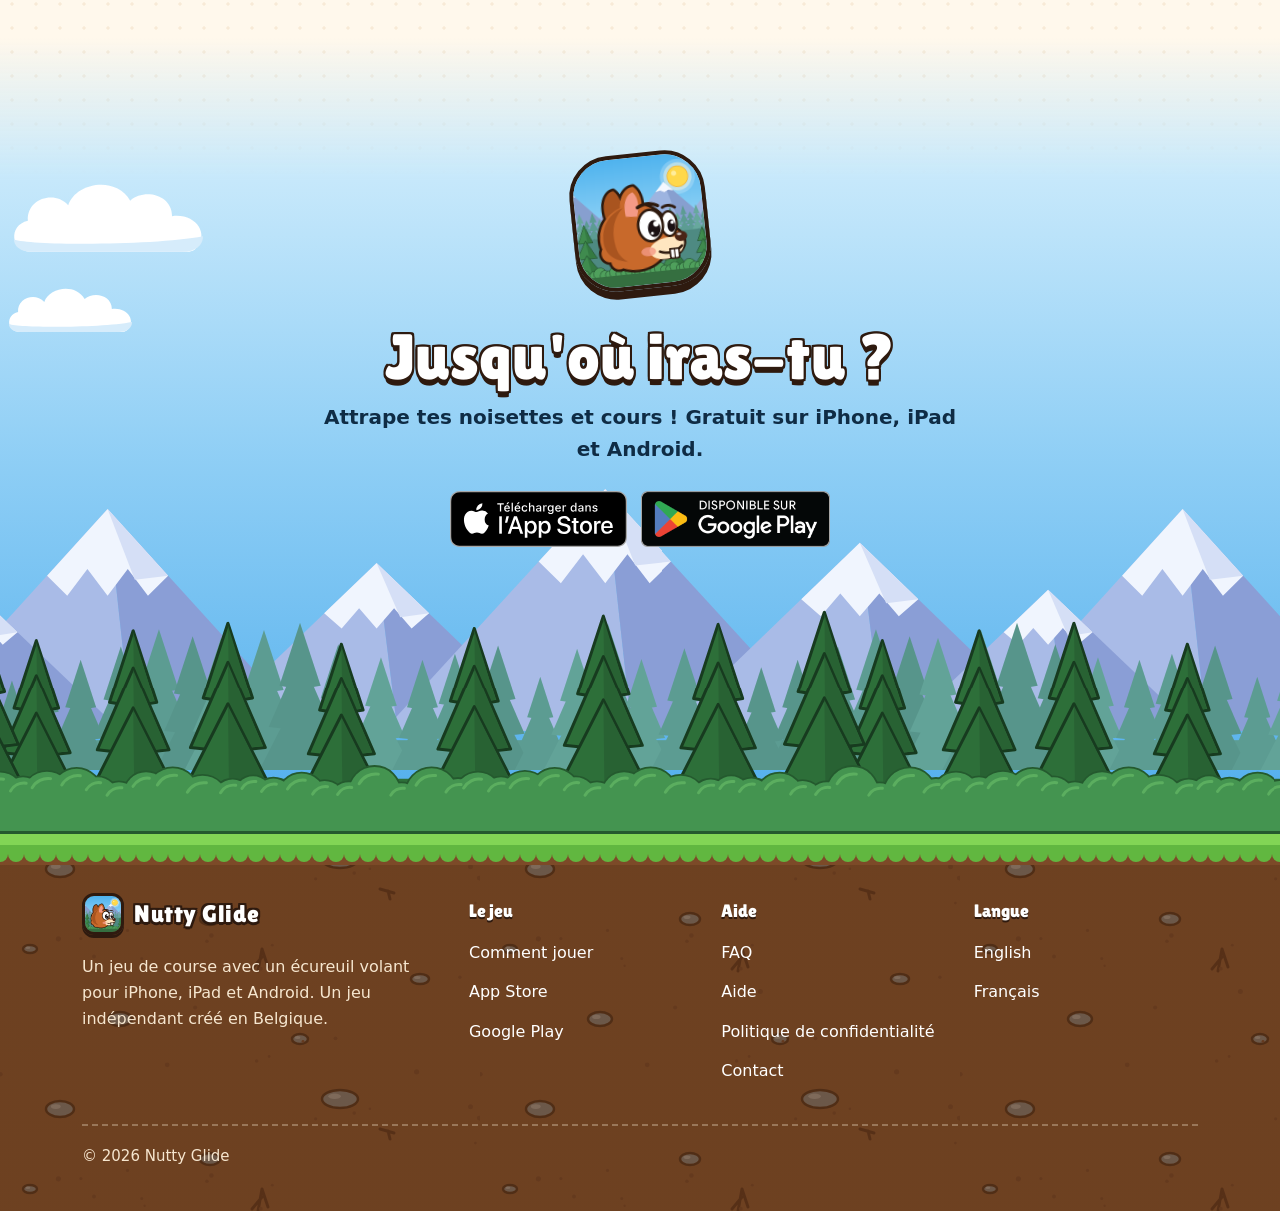
<file: fr/index.html>
<!doctype html>
<html lang="fr">
<head>
  <meta charset="utf-8">
  <meta name="viewport" content="width=device-width, initial-scale=1, viewport-fit=cover">
  <meta http-equiv="Content-Security-Policy" content="default-src 'none'; img-src 'self'; style-src 'self'; font-src 'self'; base-uri 'none'; form-action 'none'">
  <meta name="referrer" content="no-referrer">
  <title>Nutty Glide : course d'écureuil volant</title>
  <meta name="description" content="Cours, saute et plane à travers la forêt avec un écureuil volant. Le renard est juste derrière toi ! Un jeu gratuit pour iPhone, iPad et Android.">
  <meta name="theme-color" content="#4fadec">
  <meta name="apple-itunes-app" content="app-id=6833694876">
  <link rel="canonical" href="https://nuttyglide.github.io/fr/">
  <link rel="alternate" hreflang="en" href="https://nuttyglide.github.io/">
  <link rel="alternate" hreflang="fr" href="https://nuttyglide.github.io/fr/">
  <link rel="alternate" hreflang="x-default" href="https://nuttyglide.github.io/">
  <meta property="og:type" content="website">
  <meta property="og:site_name" content="Nutty Glide">
  <meta property="og:title" content="Nutty Glide : course d'écureuil volant">
  <meta property="og:description" content="Cours, saute et plane à travers la forêt avec un écureuil volant. Le renard est juste derrière toi ! Gratuit sur iPhone, iPad et Android.">
  <meta property="og:url" content="https://nuttyglide.github.io/fr/">
  <meta property="og:image" content="https://nuttyglide.github.io/img/og-image.jpg">
  <meta property="og:image:width" content="1200">
  <meta property="og:image:height" content="630">
  <meta property="og:locale" content="fr_FR">
  <meta property="og:locale:alternate" content="en_US">
  <meta name="twitter:card" content="summary_large_image">
  <link rel="icon" type="image/png" href="../img/favicon.png">
  <link rel="apple-touch-icon" href="../img/apple-touch-icon.png">
  <link rel="preload" href="../fonts/LilitaOne-Regular.woff" as="font" type="font/woff" crossorigin>
  <link rel="stylesheet" href="../style.css">
</head>
<body>
  <a class="skip" href="#main">Aller au contenu</a>

  <header class="top">
    <div class="wrap">
      <a class="brand" href="./"><img src="../img/icon.png" width="512" height="512" alt="">Nutty Glide</a>
      <nav class="nav" aria-label="Menu principal">
        <a class="nav-link" href="#how">Comment jouer</a>
        <a class="nav-link" href="#faq">FAQ</a>
        <a class="nav-link" href="support.html">Aide</a>
        <a class="lang" href="../" hreflang="en" lang="en"><span aria-hidden="true">EN</span><span class="sr-only">English</span></a>
        <a class="btn btn-small" href="#download">Jouer</a>
      </nav>
    </div>
  </header>

  <main id="main">
    <section class="hero" aria-labelledby="hero-title">
      <div class="sky" aria-hidden="true">
        <span class="sun"></span>
        <span class="cloud c1"></span>
        <span class="cloud c2"></span>
        <span class="cloud c3"></span>
      </div>

      <div class="wrap hero-grid">
        <div class="hero-copy">
          <p class="eyebrow"><img src="../img/icons/hazelnut.svg" width="64" height="64" alt="">Jeu de course gratuit · iPhone, iPad et Android</p>
          <h1 id="hero-title"><img class="logo" src="../img/logo.png" width="900" height="585" alt="Nutty Glide"></h1>
          <p class="tagline">Le renard est juste derrière toi&nbsp;!</p>
          <p class="lead">Cours, saute et plane avec un écureuil volant à travers une forêt de dessin animé qui ne s'arrête jamais. Ramasse des noisettes, évite les pièges et va le plus loin possible&nbsp;!</p>
          <div class="stores">
            <a href="https://apps.apple.com/app/nutty-glide/id6833694876"><img src="../img/badge-app-store-fr.svg" width="127" height="40" alt="Télécharger dans l'App Store"></a>
            <a href="https://play.google.com/store/apps/details?id=com.aisqli.nuttyglide&amp;hl=fr"><img src="../img/badge-google-play-fr.png" width="646" height="192" alt="Disponible sur Google Play"></a>
          </div>
          <ul class="chips">
            <li><img src="../img/icons/check.svg" width="64" height="64" alt="">Gratuit</li>
            <li><img src="../img/icons/plane.svg" width="64" height="64" alt="">Sans internet</li>
            <li><img src="../img/icons/heart.svg" width="64" height="64" alt="">Classé 4+</li>
          </ul>
        </div>

        <div class="hero-art">
          <div class="phone">
            <picture>
              <source type="image/webp" srcset="../img/shots/glide-720.webp 720w, ../img/shots/glide-1280.webp 1280w" sizes="(max-width: 1020px) 92vw, 620px">
              <img src="../img/shots/glide.jpg" width="1280" height="588" alt="L'écureuil volant plane au-dessus de la forêt, entre des escaliers de piliers de terre, avec des noisettes à ramasser.">
            </picture>
          </div>
          <p class="sticker s1"><img src="../img/icons/tap.svg" width="64" height="64" alt="">Touche pour sauter</p>
          <p class="sticker s2"><img src="../img/icons/glide.svg" width="64" height="64" alt="">Reste appuyé pour planer</p>
          <img class="nut n1" src="../img/icons/hazelnut.svg" width="64" height="64" alt="">
          <img class="nut n2" src="../img/icons/hazelnut.svg" width="64" height="64" alt="">
          <img class="nut n3" src="../img/icons/hazelnut.svg" width="64" height="64" alt="">
        </div>
      </div>

      <div class="land" aria-hidden="true">
        <div class="layer l-mount"></div>
        <div class="layer l-far"></div>
        <div class="layer l-near"></div>
        <div class="layer l-bush"></div>
      </div>

      <a class="scroll-hint" href="#how">
        <span class="hint-body">
          <span class="hint-icon" aria-hidden="true"></span>
          <span class="hint-label">Fais défiler</span>
        </span>
      </a>
    </section>

    <section class="ground" aria-label="Le jeu en chiffres">
      <ul class="stats wrap">
        <li><strong>1</strong><span>doigt pour jouer</span></li>
        <li><strong>100</strong><span>missions</span></li>
        <li><strong>24</strong><span>langues</span></li>
        <li><strong>∞</strong><span>pas de ligne d'arrivée</span></li>
      </ul>
    </section>

    <section class="section" id="how" aria-labelledby="how-title">
      <div class="wrap">
        <div class="section-head reveal">
          <p class="kicker">Comment jouer</p>
          <h2 id="how-title">Un doigt. Une forêt sans fin.</h2>
          <p>Tu comprends en une seconde, et tu ne voudras plus t'arrêter.</p>
        </div>
        <ol class="steps">
          <li class="step reveal">
            <div class="step-icon"><img src="../img/icons/tap.svg" width="64" height="64" alt=""></div>
            <h3>Touche pour sauter</h3>
            <p>Touche encore en l'air pour un double saut, ou rebondis sur un mur.</p>
          </li>
          <li class="step reveal">
            <div class="step-icon"><img src="../img/icons/hold.svg" width="64" height="64" alt=""></div>
            <h3>Reste appuyé pour sauter plus haut</h3>
            <p>Plus tu restes appuyé, plus l'écureuil volant saute haut.</p>
          </li>
          <li class="step reveal">
            <div class="step-icon"><img src="../img/icons/glide.svg" width="64" height="64" alt=""></div>
            <h3>Continue pour planer</h3>
            <p>Déploie tes ailes et plane au-dessus de l'eau, des ronces et des pièges.</p>
          </li>
        </ol>
      </div>
    </section>

    <section class="section" aria-label="Le jeu">
      <div class="wrap features">
        <article class="feature reveal">
          <div class="feature-media">
            <div class="phone">
              <picture>
                <source type="image/webp" srcset="../img/shots/fox-720.webp 720w, ../img/shots/fox-1280.webp 1280w" sizes="(max-width: 860px) 92vw, 600px">
                <img src="../img/shots/fox.jpg" width="1280" height="588" loading="lazy" alt="Un renard affamé court après l'écureuil volant dans la forêt.">
              </picture>
            </div>
          </div>
          <div class="feature-copy">
            <p class="kicker">Course infinie</p>
            <h2>Oh oh… un renard affamé&nbsp;!</h2>
            <p>Le renard est juste derrière toi, et la forêt ne s'arrête jamais. Plus tu cours, plus ça va vite&nbsp;: pas de ligne d'arrivée, seulement ta meilleure distance.</p>
            <ul class="nut-list">
              <li>Cours le plus loin possible et bats ton record</li>
              <li>Ramasse toutes les noisettes en chemin</li>
              <li>Grimpe des escaliers de piliers de terre jusqu'au ciel</li>
            </ul>
          </div>
        </article>

        <article class="feature feature-flip reveal">
          <div class="feature-media">
            <div class="phone">
              <picture>
                <source type="image/webp" srcset="../img/shots/bear-720.webp 720w, ../img/shots/bear-1280.webp 1280w" sizes="(max-width: 860px) 92vw, 600px">
                <img src="../img/shots/bear.jpg" width="1280" height="588" loading="lazy" alt="Un ours géant bloque le chemin de l'écureuil volant.">
              </picture>
            </div>
          </div>
          <div class="feature-copy">
            <p class="kicker">Attention&nbsp;!</p>
            <h2>Une forêt pleine de surprises</h2>
            <ul class="nut-list">
              <li>Un ours géant bloque le chemin&nbsp;: glisse entre ses pattes ou fais un double saut par-dessus sa tête</li>
              <li>Un aigle fonce sur toi depuis le côté</li>
              <li>Des hérissons endormis, des pièges, des troncs qui roulent et des toiles d'araignée</li>
            </ul>
          </div>
        </article>

        <article class="feature reveal">
          <div class="feature-media">
            <div class="phone">
              <picture>
                <source type="image/webp" srcset="../img/shots/powerups-720.webp 720w, ../img/shots/powerups-1280.webp 1280w" sizes="(max-width: 860px) 92vw, 600px">
                <img src="../img/shots/powerups.jpg" width="1280" height="588" loading="lazy" alt="L'écureuil volant dans une bulle, avec un aimant qui attire les noisettes.">
              </picture>
            </div>
          </div>
          <div class="feature-copy">
            <p class="kicker">Bonus</p>
            <h2>Bulle, aimant, rafale&nbsp;!</h2>
            <ul class="powerups">
              <li><img src="../img/icons/bubble.svg" width="64" height="64" alt=""><div><h3>Bulle</h3><p>Un bouclier qui te protège d'un coup.</p></div></li>
              <li><img src="../img/icons/magnet.svg" width="64" height="64" alt=""><div><h3>Aimant</h3><p>Attire les noisettes autour de toi.</p></div></li>
              <li><img src="../img/icons/gust.svg" width="64" height="64" alt=""><div><h3>Rafale</h3><p>Un coup de vent qui te pousse en avant.</p></div></li>
            </ul>
            <p class="note">Dépense tes noisettes dans la boutique pour les faire durer plus longtemps.</p>
          </div>
        </article>
      </div>
    </section>

    <section class="night" aria-labelledby="night-title">
      <img class="moon" src="../img/icons/moon.svg" width="64" height="64" alt="">
      <div class="wrap">
        <div class="section-head reveal">
          <h2 id="night-title">Du coucher de soleil au <span class="nowrap">loup-garou</span></h2>
          <p>Plus tu cours, plus la forêt change. Au coucher du soleil le ciel devient orange, et la nuit… le renard se transforme en <span class="nowrap">loup-garou&nbsp;!</span></p>
        </div>
        <ul class="cycle">
          <li class="reveal">
            <div class="phone">
              <picture>
                <source type="image/webp" srcset="../img/shots/sunset-720.webp 720w, ../img/shots/sunset-1280.webp 1280w" sizes="(max-width: 860px) 80vw, 380px">
                <img src="../img/shots/sunset.jpg" width="1280" height="588" loading="lazy" alt="La forêt sous un ciel de coucher de soleil orange et rose.">
              </picture>
            </div>
            <h3>Coucher de soleil</h3>
            <p>Le ciel devient orange et rose. Continue de courir&nbsp;!</p>
          </li>
          <li class="reveal">
            <div class="phone">
              <picture>
                <source type="image/webp" srcset="../img/shots/night-720.webp 720w, ../img/shots/night-1280.webp 1280w" sizes="(max-width: 860px) 80vw, 380px">
                <img src="../img/shots/night.jpg" width="1280" height="588" loading="lazy" alt="L'écureuil volant plane dans la forêt, la nuit.">
              </picture>
            </div>
            <h3>Plane sous les étoiles</h3>
            <p>La nuit tombe sur la forêt et la lune éclaire ton chemin.</p>
          </li>
          <li class="reveal">
            <div class="phone">
              <picture>
                <source type="image/webp" srcset="../img/shots/werewolf-720.webp 720w, ../img/shots/werewolf-1280.webp 1280w" sizes="(max-width: 860px) 80vw, 380px">
                <img src="../img/shots/werewolf.jpg" width="1280" height="588" loading="lazy" alt="Un loup-garou poursuit l'écureuil volant, la nuit.">
              </picture>
            </div>
            <h3>Voilà le loup-garou&nbsp;!</h3>
            <p>La nuit, le renard devient un loup-garou. Ne te retourne pas&nbsp;!</p>
          </li>
        </ul>
      </div>
    </section>

    <section class="section dawn" aria-labelledby="more-title">
      <div class="wrap">
        <div class="section-head reveal">
          <p class="kicker">Toujours quelque chose à faire</p>
          <h2 id="more-title">Reviens chaque jour</h2>
          <p>Des missions, des cadeaux, des écureuils à débloquer et un classement mondial.</p>
        </div>
        <div class="bento">
          <article class="tile t-record reveal">
            <picture>
              <source type="image/webp" srcset="../img/shots/record-720.webp 720w, ../img/shots/record-1280.webp 1280w" sizes="(max-width: 1020px) 92vw, 580px">
              <img src="../img/shots/record.jpg" width="1280" height="588" loading="lazy" alt="L'écureuil volant court près d'une cascade dans la forêt.">
            </picture>
            <div class="tile-text">
              <h3>Bats ton record</h3>
              <p>Pas de ligne d'arrivée&nbsp;: chaque partie est une nouvelle chance d'aller plus loin.</p>
            </div>
          </article>
          <article class="tile t-missions reveal">
            <img class="tile-icon" src="../img/icons/missions.svg" width="64" height="64" alt="">
            <h3><span class="tile-big">100</span> missions</h3>
            <p>Des plus faciles aux plus folles, il y a toujours un nouveau défi.</p>
          </article>
          <article class="tile t-gift reveal">
            <img class="tile-icon" src="../img/icons/gift.svg" width="64" height="64" alt="">
            <h3>Cadeau du jour</h3>
            <p>Reviens chaque jour&nbsp;: ton cadeau grandit de jour en jour.</p>
          </article>
          <article class="tile t-squirrels reveal">
            <img class="avatar" src="../img/icon.png" width="512" height="512" loading="lazy" alt="">
            <h3>Débloque de nouveaux écureuils</h3>
            <p>Dépense tes noisettes pour de nouvelles tenues, et trouve la tenue secrète&nbsp;!</p>
            <ul class="outfits" aria-label="Tenues">
              <li class="o-grey">Gris</li>
              <li class="o-scarf">Écharpe rouge</li>
              <li class="o-aviator">Aviateur</li>
              <li class="o-snow">Neige</li>
              <li class="o-ninja">Ninja</li>
              <li class="o-golden">Doré</li>
              <li class="o-secret">???</li>
            </ul>
          </article>
          <article class="tile t-leaderboard reveal">
            <img class="tile-icon" src="../img/icons/trophy.svg" width="64" height="64" alt="">
            <h3>Classement mondial</h3>
            <p>Compare ta meilleure distance avec des joueurs du monde entier.</p>
            <ul class="platforms">
              <li>Game Center</li>
              <li>Google Play Jeux</li>
            </ul>
          </article>
          <article class="tile t-lang reveal">
            <img class="tile-icon" src="../img/icons/globe.svg" width="64" height="64" alt="">
            <h3>24 langues</h3>
            <p>Joue dans ta langue.</p>
          </article>
          <article class="tile t-offline reveal">
            <img class="tile-icon" src="../img/icons/plane.svg" width="64" height="64" alt="">
            <h3>Sans internet</h3>
            <p>Pas besoin de <span class="nowrap">Wi-Fi&nbsp;:</span> parfait en voiture ou en avion.</p>
          </article>
        </div>
      </div>
    </section>

    <section class="section" aria-labelledby="family-title">
      <div class="wrap">
        <div class="family reveal">
          <div class="section-head">
            <p class="kicker">Pour toute la famille</p>
            <h2 id="family-title">Drôle et sûr pour les enfants</h2>
            <p>Classé 4+, avec un style dessin animé mignon, des sons rigolos et aucune mauvaise surprise.</p>
          </div>
          <ul class="family-grid">
            <li>
              <img src="../img/icons/heart.svg" width="64" height="64" alt="">
              <h3>Mignon et drôle</h3>
              <p>Une forêt de dessin animé, des animaux mignons et des sons rigolos.</p>
            </li>
            <li>
              <img src="../img/icons/ad.svg" width="64" height="64" alt="">
              <h3>Des pubs quand tu veux</h3>
              <p>Tu regardes une pub seulement si tu veux un bonus. Un seul achat «&nbsp;Sans pub&nbsp;» retire les pubs entre les parties.</p>
            </li>
            <li>
              <img src="../img/icons/shield.svg" width="64" height="64" alt="">
              <h3>Contrôle parental</h3>
              <p>Une petite multiplication est demandée avant chaque achat, pour que seuls les grands puissent acheter.</p>
            </li>
            <li>
              <img src="../img/icons/check.svg" width="64" height="64" alt="">
              <h3>Vie privée d'abord</h3>
              <p>Pas de compte, progression gardée sur ton appareil, et pubs non personnalisées pour les moins de 16 ans.</p>
            </li>
          </ul>
          <p class="family-more"><a href="privacy.html">Lire notre politique de confidentialité →</a></p>
        </div>
      </div>
    </section>

    <section class="section" id="faq" aria-labelledby="faq-title">
      <div class="wrap">
        <div class="section-head reveal">
          <p class="kicker">FAQ</p>
          <h2 id="faq-title">Questions et réponses</h2>
        </div>
        <div class="faq reveal">
          <details name="faq" open>
            <summary>Nutty Glide est-il gratuit&nbsp;?</summary>
            <div class="answer"><p>Oui, le jeu est gratuit à télécharger et à jouer. Un achat facultatif «&nbsp;Sans pub&nbsp;» retire les pubs affichées entre les parties.</p></div>
          </details>
          <details name="faq">
            <summary>Sur quels appareils puis-je jouer&nbsp;?</summary>
            <div class="answer"><p>Sur iPhone et iPad (iOS et iPadOS 15 ou plus récent) via l'App Store, et sur les téléphones et tablettes Android via Google Play.</p></div>
          </details>
          <details name="faq">
            <summary>Puis-je jouer sans internet&nbsp;?</summary>
            <div class="answer"><p>Oui&nbsp;! Le jeu fonctionne hors ligne, parfait en voiture ou en avion. Une connexion n'est utile que pour le classement mondial et pour les pubs.</p></div>
          </details>
          <details name="faq">
            <summary>Le jeu convient-il aux enfants&nbsp;?</summary>
            <div class="answer"><p>Oui, il est classé 4+. Les joueurs de moins de 16 ans ne voient que des pubs non personnalisées adaptées aux enfants, et un contrôle parental s'affiche avant tout achat.</p></div>
          </details>
          <details name="faq">
            <summary>Où ma progression est-elle enregistrée&nbsp;?</summary>
            <div class="answer"><p>Uniquement sur ton appareil&nbsp;: il n'y a aucun compte à créer. Supprimer le jeu, ou changer de téléphone, fait recommencer le jeu à zéro.</p></div>
          </details>
          <details name="faq">
            <summary>J'ai une question ou j'ai trouvé un bug</summary>
            <div class="answer"><p>Consulte la <a href="support.html">page d'aide</a> ou écris à <a class="mail" href="mailto:contact@aisqli.com">contact@aisqli.com</a>.</p></div>
          </details>
        </div>
      </div>
    </section>

    <section class="cta" id="download" aria-labelledby="cta-title">
      <div class="sky" aria-hidden="true">
        <span class="cloud c1"></span>
        <span class="cloud c2"></span>
      </div>
      <div class="wrap cta-in reveal">
        <img class="cta-icon" src="../img/icon.png" width="512" height="512" loading="lazy" alt="">
        <h2 id="cta-title">Jusqu'où iras-tu&nbsp;?</h2>
        <p>Attrape tes noisettes et cours&nbsp;! Gratuit sur iPhone, iPad et Android.</p>
        <div class="stores">
          <a href="https://apps.apple.com/app/nutty-glide/id6833694876"><img src="../img/badge-app-store-fr.svg" width="127" height="40" loading="lazy" alt="Télécharger dans l'App Store"></a>
          <a href="https://play.google.com/store/apps/details?id=com.aisqli.nuttyglide&amp;hl=fr"><img src="../img/badge-google-play-fr.png" width="646" height="192" loading="lazy" alt="Disponible sur Google Play"></a>
        </div>
      </div>
      <div class="land" aria-hidden="true">
        <div class="layer l-mount"></div>
        <div class="layer l-far"></div>
        <div class="layer l-near"></div>
      </div>
    </section>
  </main>

  <footer class="foot">
    <div class="wrap">
      <div class="foot-grid">
        <div class="foot-about">
          <a class="brand" href="./"><img src="../img/icon.png" width="512" height="512" loading="lazy" alt="">Nutty Glide</a>
          <p>Un jeu de course avec un écureuil volant pour iPhone, iPad et Android. Un jeu indépendant créé en Belgique.</p>
        </div>
        <div>
          <p class="foot-title">Le jeu</p>
          <ul>
            <li><a href="#how">Comment jouer</a></li>
            <li><a href="https://apps.apple.com/app/nutty-glide/id6833694876">App Store</a></li>
            <li><a href="https://play.google.com/store/apps/details?id=com.aisqli.nuttyglide&amp;hl=fr">Google Play</a></li>
          </ul>
        </div>
        <div>
          <p class="foot-title">Aide</p>
          <ul>
            <li><a href="#faq">FAQ</a></li>
            <li><a href="support.html">Aide</a></li>
            <li><a href="privacy.html">Politique de confidentialité</a></li>
            <li><a href="mailto:contact@aisqli.com">Contact</a></li>
          </ul>
        </div>
        <div>
          <p class="foot-title">Langue</p>
          <ul>
            <li><a href="../" hreflang="en" lang="en">English</a></li>
            <li><a href="./" aria-current="page">Français</a></li>
          </ul>
        </div>
      </div>
      <p class="foot-bottom">© 2026 Nutty Glide</p>
    </div>
  </footer>
</body>
</html>
</file>
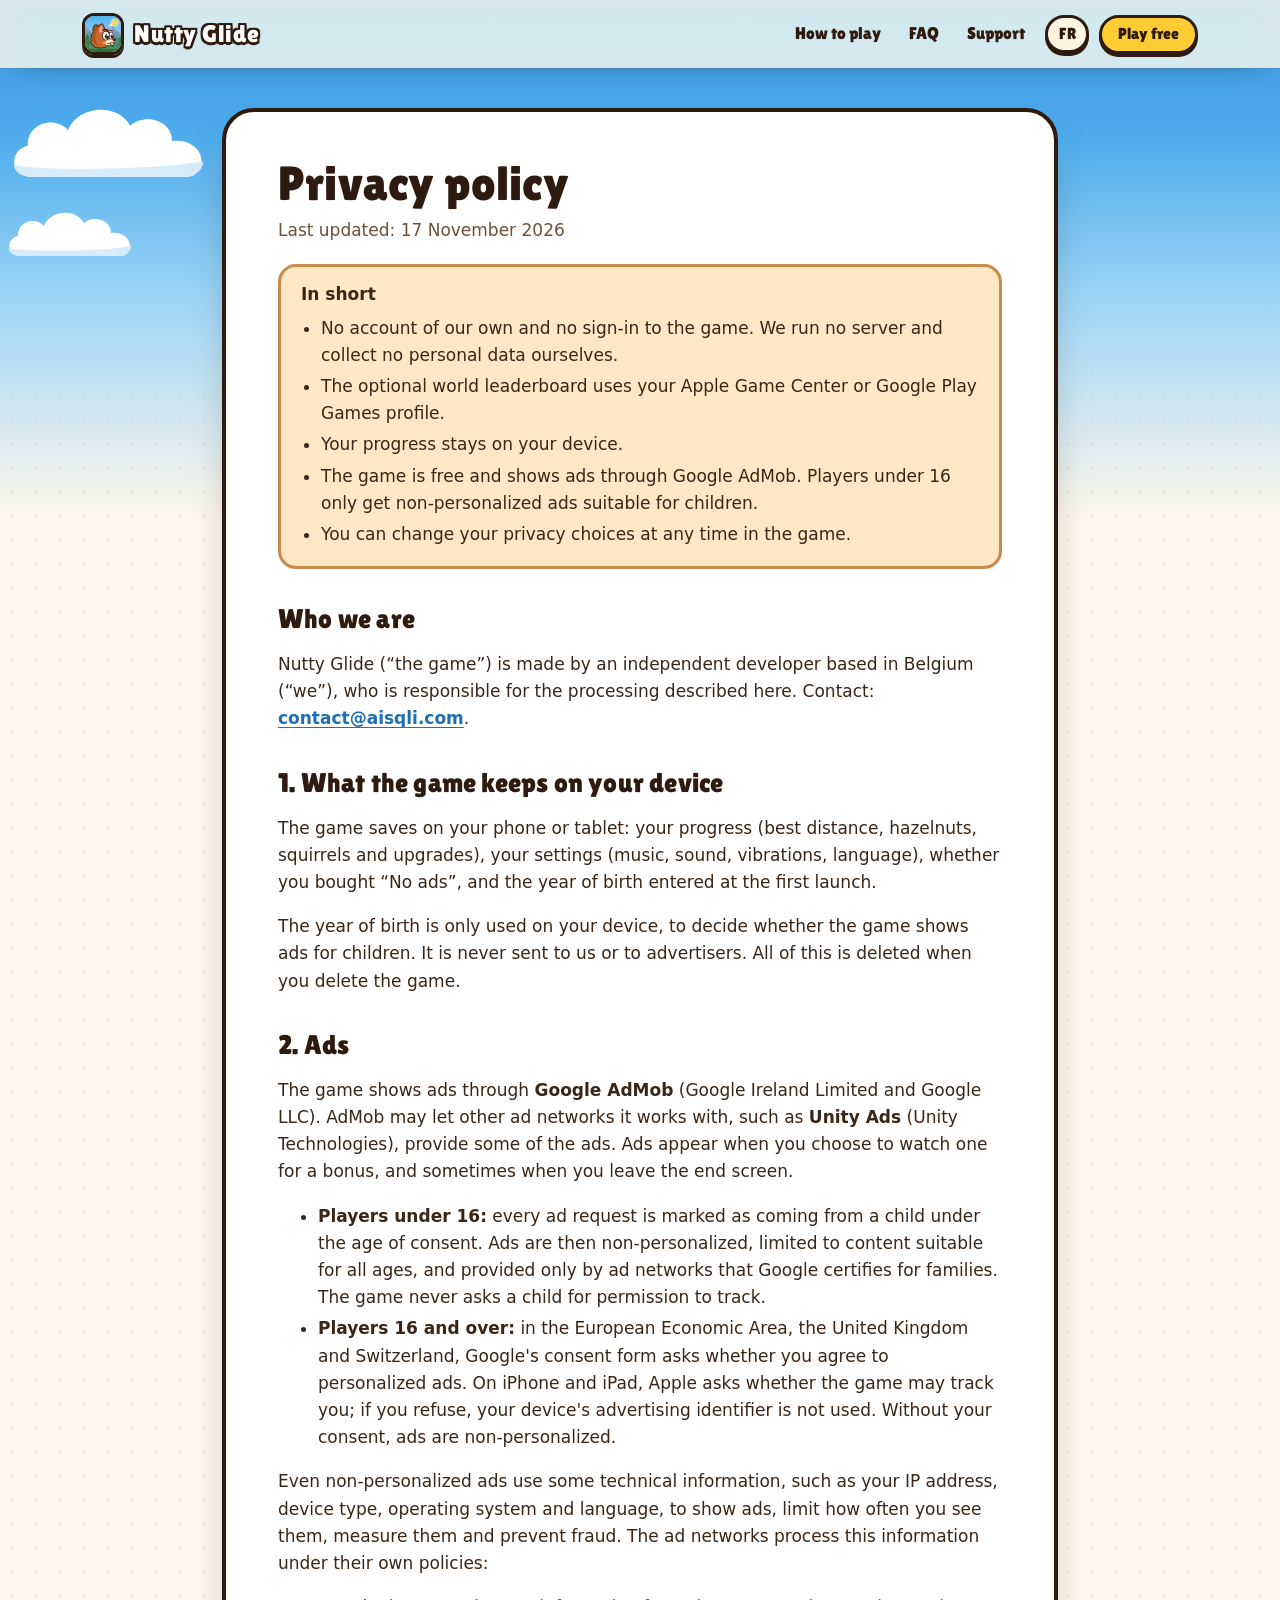
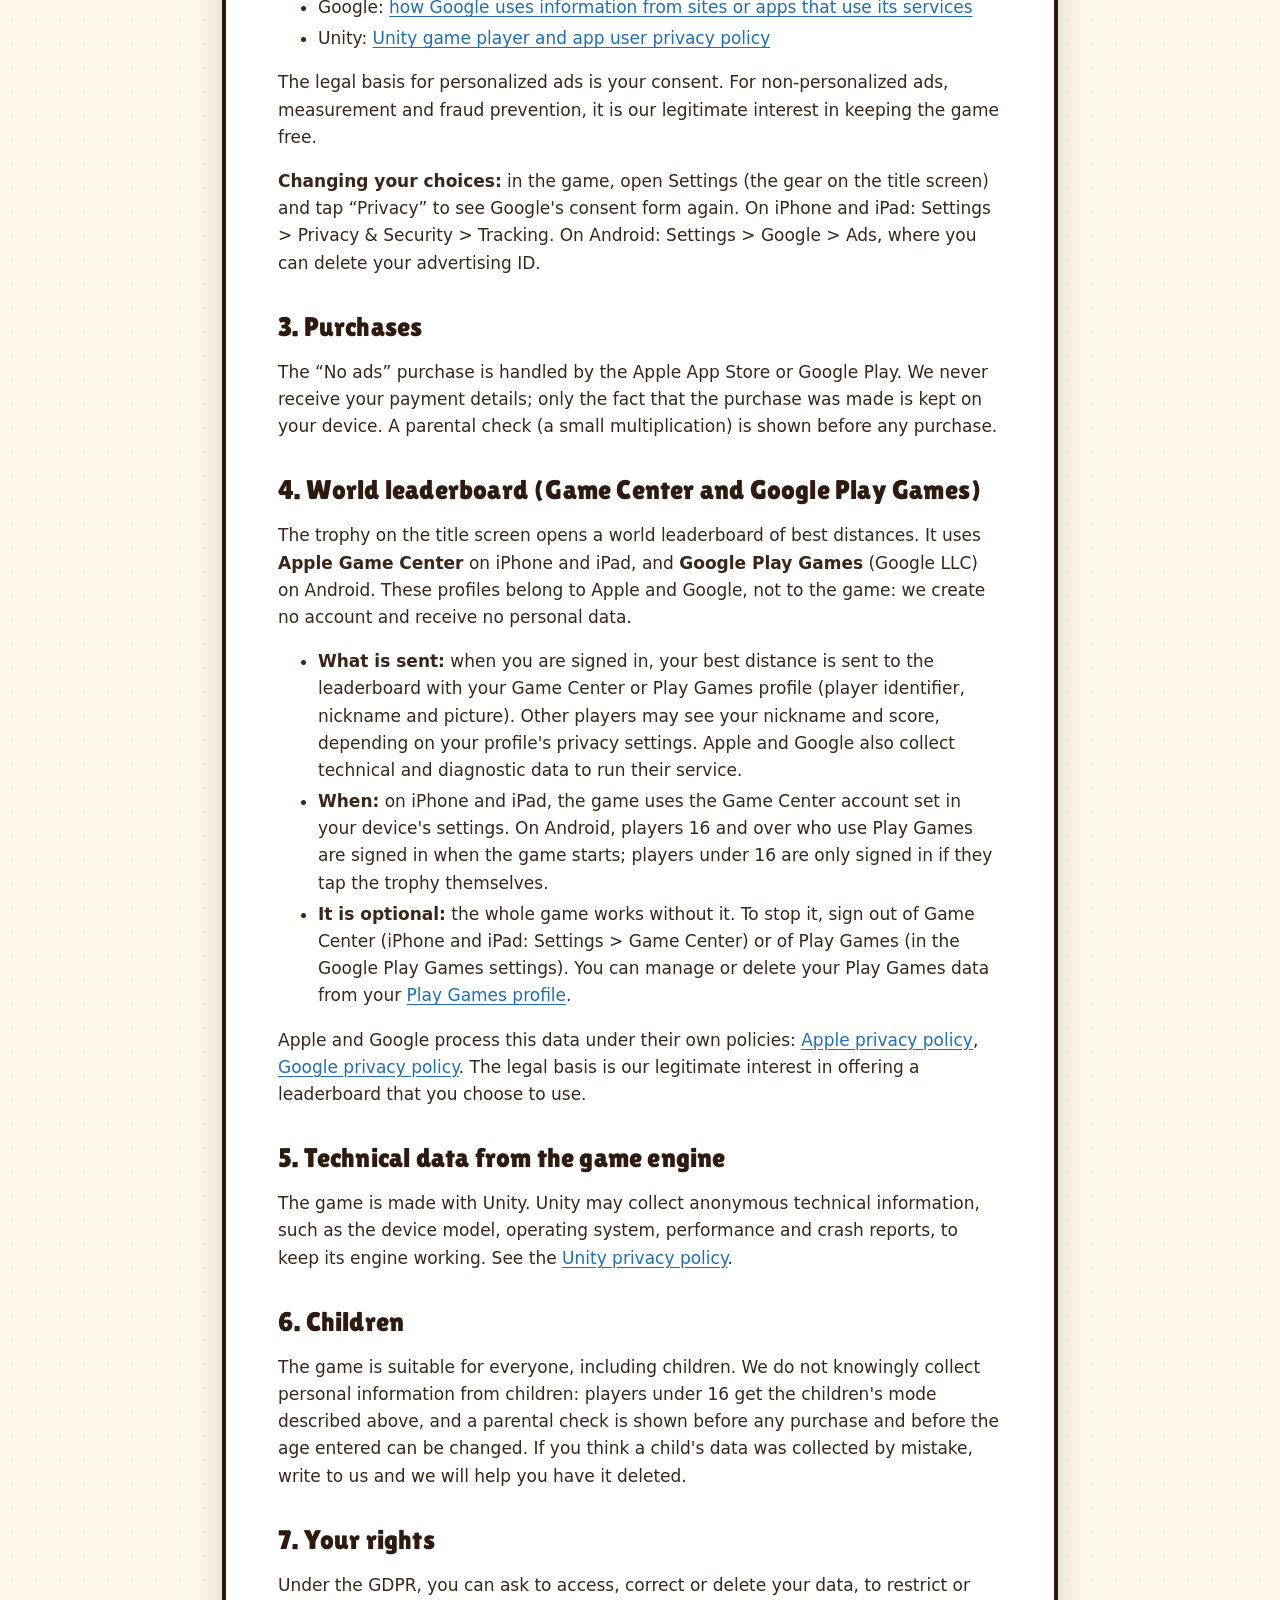
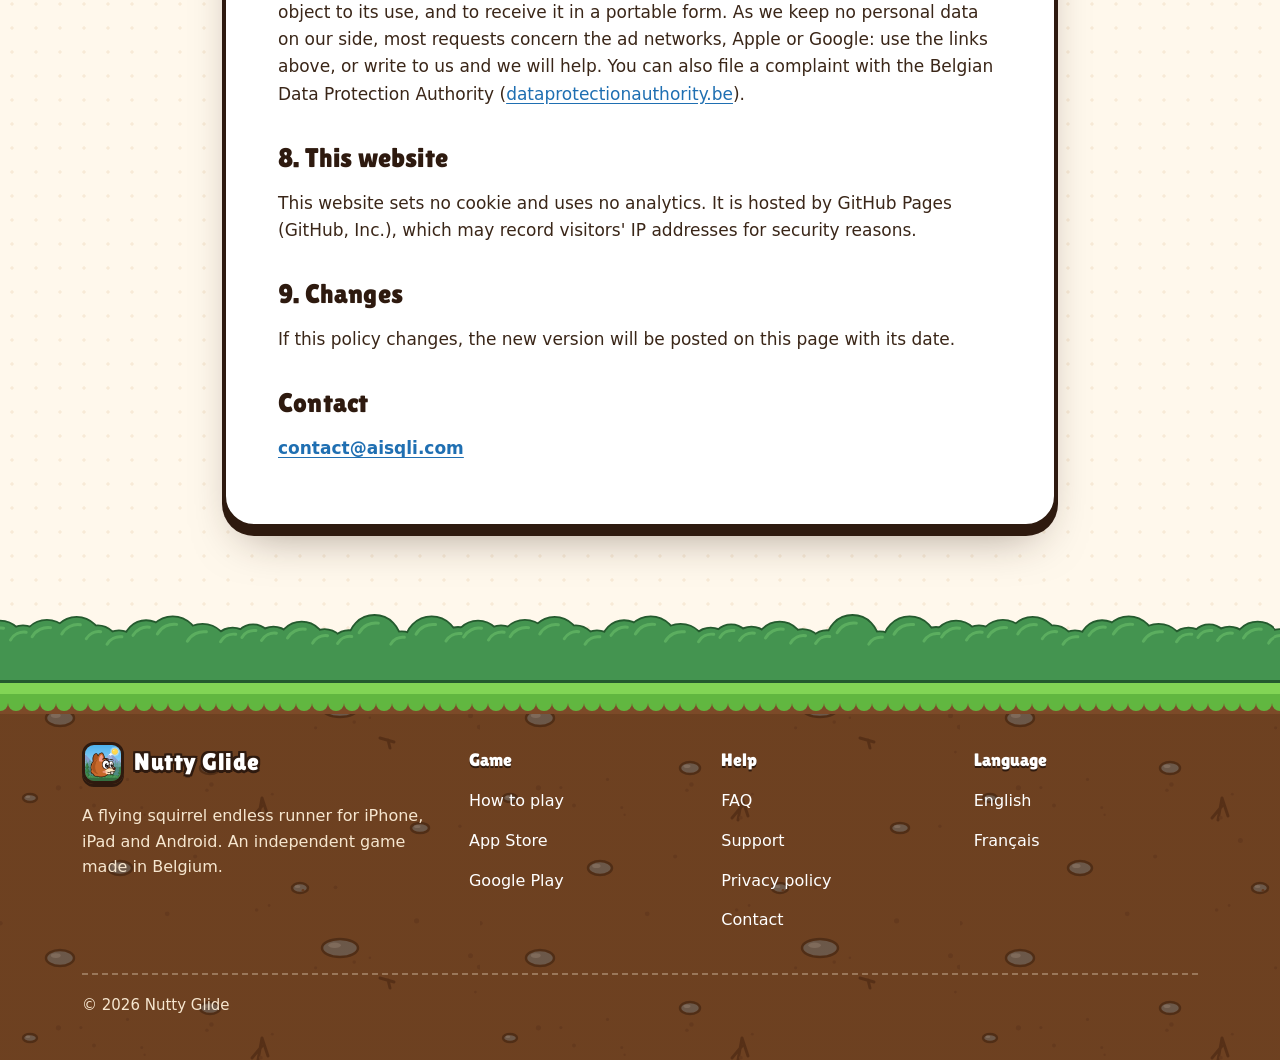
<file: privacy.html>
<!doctype html>
<html lang="en">
<head>
  <meta charset="utf-8">
  <meta name="viewport" content="width=device-width, initial-scale=1, viewport-fit=cover">
  <meta http-equiv="Content-Security-Policy" content="default-src 'none'; img-src 'self'; style-src 'self'; font-src 'self'; base-uri 'none'; form-action 'none'">
  <meta name="referrer" content="no-referrer">
  <title>Privacy policy – Nutty Glide</title>
  <meta name="description" content="How the game Nutty Glide handles your data: progress kept on your device, ads through Google AdMob, children's mode under 16.">
  <meta name="theme-color" content="#4fadec">
  <link rel="canonical" href="https://nuttyglide.github.io/privacy.html">
  <link rel="alternate" hreflang="en" href="https://nuttyglide.github.io/privacy.html">
  <link rel="alternate" hreflang="fr" href="https://nuttyglide.github.io/fr/privacy.html">
  <link rel="alternate" hreflang="x-default" href="https://nuttyglide.github.io/privacy.html">
  <meta property="og:type" content="website">
  <meta property="og:site_name" content="Nutty Glide">
  <meta property="og:title" content="Privacy policy – Nutty Glide">
  <meta property="og:description" content="How the game Nutty Glide handles your data: progress kept on your device, ads through Google AdMob, children's mode under 16.">
  <meta property="og:url" content="https://nuttyglide.github.io/privacy.html">
  <meta property="og:image" content="https://nuttyglide.github.io/img/og-image.jpg">
  <meta property="og:image:width" content="1200">
  <meta property="og:image:height" content="630">
  <meta property="og:locale" content="en_US">
  <meta property="og:locale:alternate" content="fr_FR">
  <meta name="twitter:card" content="summary_large_image">
  <link rel="icon" type="image/png" href="img/favicon.png">
  <link rel="apple-touch-icon" href="img/apple-touch-icon.png">
  <link rel="preload" href="fonts/LilitaOne-Regular.woff" as="font" type="font/woff" crossorigin>
  <link rel="stylesheet" href="style.css">
</head>
<body class="page">
  <a class="skip" href="#main">Skip to content</a>

  <header class="top">
    <div class="wrap">
      <a class="brand" href="./"><img src="img/icon.png" width="512" height="512" alt="">Nutty Glide</a>
      <nav class="nav" aria-label="Main">
        <a class="nav-link" href="./#how">How to play</a>
        <a class="nav-link" href="./#faq">FAQ</a>
        <a class="nav-link" href="support.html">Support</a>
        <a class="lang" href="fr/privacy.html" hreflang="fr" lang="fr"><span aria-hidden="true">FR</span><span class="sr-only">Français</span></a>
        <a class="btn btn-small" href="./#download">Play free</a>
      </nav>
    </div>
  </header>

  <main id="main">
    <div class="sky" aria-hidden="true">
      <span class="cloud c1"></span>
      <span class="cloud c2"></span>
    </div>
    <div class="wrap">
      <article class="board">
        <h1>Privacy policy</h1>
        <p class="updated">Last updated: 17 November 2026</p>

        <div class="summary">
          <strong>In short</strong>
          <ul>
            <li>No account of our own and no sign-in to the game. We run no server and collect no personal data ourselves.</li>
            <li>The optional world leaderboard uses your Apple Game Center or Google Play Games profile.</li>
            <li>Your progress stays on your device.</li>
            <li>The game is free and shows ads through Google AdMob. Players under 16 only get non-personalized ads suitable for children.</li>
            <li>You can change your privacy choices at any time in the game.</li>
          </ul>
        </div>

        <h2>Who we are</h2>
        <p>Nutty Glide (“the game”) is made by an independent developer based in Belgium (“we”), who is responsible for the processing described here. Contact: <a class="mail" href="mailto:contact@aisqli.com">contact@aisqli.com</a>.</p>

        <h2>1. What the game keeps on your device</h2>
        <p>The game saves on your phone or tablet: your progress (best distance, hazelnuts, squirrels and upgrades), your settings (music, sound, vibrations, language), whether you bought “No ads”, and the year of birth entered at the first launch.</p>
        <p>The year of birth is only used on your device, to decide whether the game shows ads for children. It is never sent to us or to advertisers. All of this is deleted when you delete the game.</p>

        <h2>2. Ads</h2>
        <p>The game shows ads through <strong>Google AdMob</strong> (Google Ireland Limited and Google LLC). AdMob may let other ad networks it works with, such as <strong>Unity Ads</strong> (Unity Technologies), provide some of the ads. Ads appear when you choose to watch one for a bonus, and sometimes when you leave the end screen.</p>
        <ul>
          <li><strong>Players under 16:</strong> every ad request is marked as coming from a child under the age of consent. Ads are then non-personalized, limited to content suitable for all ages, and provided only by ad networks that Google certifies for families. The game never asks a child for permission to track.</li>
          <li><strong>Players 16 and over:</strong> in the European Economic Area, the United Kingdom and Switzerland, Google's consent form asks whether you agree to personalized ads. On iPhone and iPad, Apple asks whether the game may track you; if you refuse, your device's advertising identifier is not used. Without your consent, ads are non-personalized.</li>
        </ul>
        <p>Even non-personalized ads use some technical information, such as your IP address, device type, operating system and language, to show ads, limit how often you see them, measure them and prevent fraud. The ad networks process this information under their own policies:</p>
        <ul>
          <li>Google: <a href="https://policies.google.com/technologies/partner-sites">how Google uses information from sites or apps that use its services</a></li>
          <li>Unity: <a href="https://unity.com/legal/game-player-and-app-user-privacy-policy">Unity game player and app user privacy policy</a></li>
        </ul>
        <p>The legal basis for personalized ads is your consent. For non-personalized ads, measurement and fraud prevention, it is our legitimate interest in keeping the game free.</p>
        <p><strong>Changing your choices:</strong> in the game, open Settings (the gear on the title screen) and tap “Privacy” to see Google's consent form again. On iPhone and iPad: Settings &gt; Privacy &amp; Security &gt; Tracking. On Android: Settings &gt; Google &gt; Ads, where you can delete your advertising ID.</p>

        <h2>3. Purchases</h2>
        <p>The “No ads” purchase is handled by the Apple App Store or Google Play. We never receive your payment details; only the fact that the purchase was made is kept on your device. A parental check (a small multiplication) is shown before any purchase.</p>

        <h2>4. World leaderboard (Game Center and Google Play Games)</h2>
        <p>The trophy on the title screen opens a world leaderboard of best distances. It uses <strong>Apple Game Center</strong> on iPhone and iPad, and <strong>Google Play Games</strong> (Google LLC) on Android. These profiles belong to Apple and Google, not to the game: we create no account and receive no personal data.</p>
        <ul>
          <li><strong>What is sent:</strong> when you are signed in, your best distance is sent to the leaderboard with your Game Center or Play Games profile (player identifier, nickname and picture). Other players may see your nickname and score, depending on your profile's privacy settings. Apple and Google also collect technical and diagnostic data to run their service.</li>
          <li><strong>When:</strong> on iPhone and iPad, the game uses the Game Center account set in your device's settings. On Android, players 16 and over who use Play Games are signed in when the game starts; players under 16 are only signed in if they tap the trophy themselves.</li>
          <li><strong>It is optional:</strong> the whole game works without it. To stop it, sign out of Game Center (iPhone and iPad: Settings &gt; Game Center) or of Play Games (in the Google Play Games settings). You can manage or delete your Play Games data from your <a href="https://play.google.com/games/profile">Play Games profile</a>.</li>
        </ul>
        <p>Apple and Google process this data under their own policies: <a href="https://www.apple.com/legal/privacy/">Apple privacy policy</a>, <a href="https://policies.google.com/privacy">Google privacy policy</a>. The legal basis is our legitimate interest in offering a leaderboard that you choose to use.</p>

        <h2>5. Technical data from the game engine</h2>
        <p>The game is made with Unity. Unity may collect anonymous technical information, such as the device model, operating system, performance and crash reports, to keep its engine working. See the <a href="https://unity.com/legal/privacy-policy">Unity privacy policy</a>.</p>

        <h2>6. Children</h2>
        <p>The game is suitable for everyone, including children. We do not knowingly collect personal information from children: players under 16 get the children's mode described above, and a parental check is shown before any purchase and before the age entered can be changed. If you think a child's data was collected by mistake, write to us and we will help you have it deleted.</p>

        <h2>7. Your rights</h2>
        <p>Under the GDPR, you can ask to access, correct or delete your data, to restrict or object to its use, and to receive it in a portable form. As we keep no personal data on our side, most requests concern the ad networks, Apple or Google: use the links above, or write to us and we will help. You can also file a complaint with the Belgian Data Protection Authority (<a href="https://www.dataprotectionauthority.be">dataprotectionauthority.be</a>).</p>

        <h2>8. This website</h2>
        <p>This website sets no cookie and uses no analytics. It is hosted by GitHub Pages (GitHub, Inc.), which may record visitors' IP addresses for security reasons.</p>

        <h2>9. Changes</h2>
        <p>If this policy changes, the new version will be posted on this page with its date.</p>

        <h2>Contact</h2>
        <p><a class="mail" href="mailto:contact@aisqli.com">contact@aisqli.com</a></p>
      </article>
    </div>
  </main>

  <footer class="foot">
    <div class="wrap">
      <div class="foot-grid">
        <div class="foot-about">
          <a class="brand" href="./"><img src="img/icon.png" width="512" height="512" loading="lazy" alt="">Nutty Glide</a>
          <p>A flying squirrel endless runner for iPhone, iPad and Android. An independent game made in Belgium.</p>
        </div>
        <div>
          <p class="foot-title">Game</p>
          <ul>
            <li><a href="./#how">How to play</a></li>
            <li><a href="https://apps.apple.com/app/nutty-glide/id6833694876">App Store</a></li>
            <li><a href="https://play.google.com/store/apps/details?id=com.aisqli.nuttyglide">Google Play</a></li>
          </ul>
        </div>
        <div>
          <p class="foot-title">Help</p>
          <ul>
            <li><a href="./#faq">FAQ</a></li>
            <li><a href="support.html">Support</a></li>
            <li><a href="privacy.html" aria-current="page">Privacy policy</a></li>
            <li><a href="mailto:contact@aisqli.com">Contact</a></li>
          </ul>
        </div>
        <div>
          <p class="foot-title">Language</p>
          <ul>
            <li><a href="privacy.html" aria-current="page">English</a></li>
            <li><a href="fr/privacy.html" hreflang="fr" lang="fr">Français</a></li>
          </ul>
        </div>
      </div>
      <p class="foot-bottom">© 2026 Nutty Glide</p>
    </div>
  </footer>
</body>
</html>
</file>
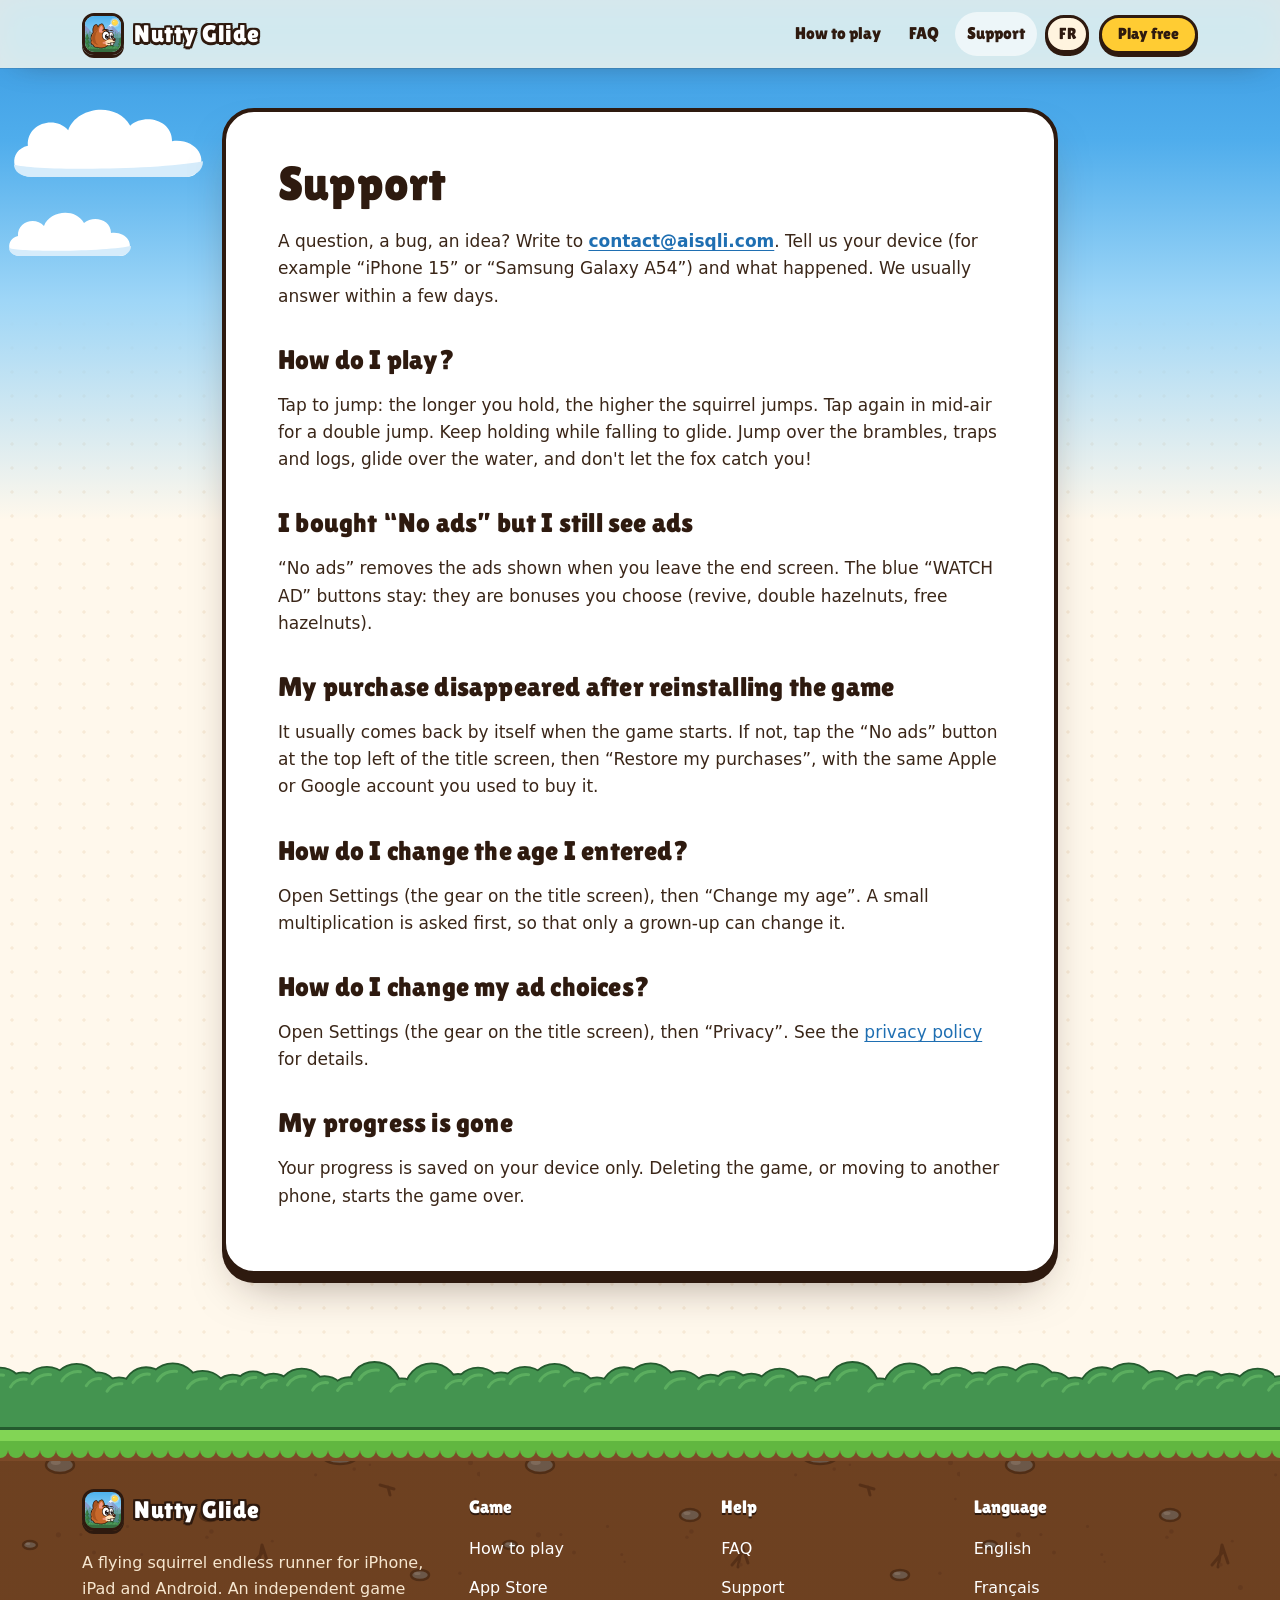
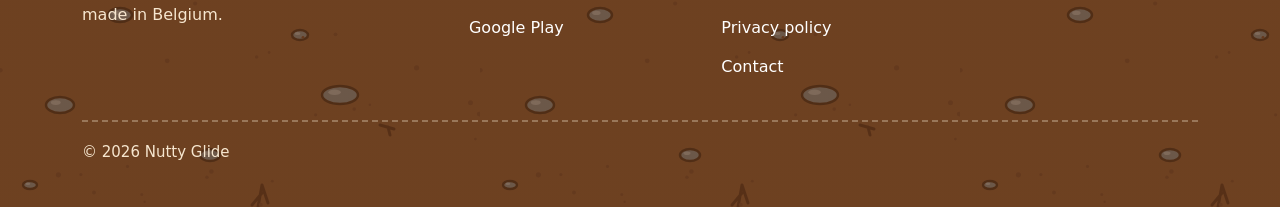
<file: support.html>
<!doctype html>
<html lang="en">
<head>
  <meta charset="utf-8">
  <meta name="viewport" content="width=device-width, initial-scale=1, viewport-fit=cover">
  <meta http-equiv="Content-Security-Policy" content="default-src 'none'; img-src 'self'; style-src 'self'; font-src 'self'; base-uri 'none'; form-action 'none'">
  <meta name="referrer" content="no-referrer">
  <title>Support – Nutty Glide</title>
  <meta name="description" content="Help with Nutty Glide: how to play, purchases, privacy choices and contact.">
  <meta name="theme-color" content="#4fadec">
  <link rel="canonical" href="https://nuttyglide.github.io/support.html">
  <link rel="alternate" hreflang="en" href="https://nuttyglide.github.io/support.html">
  <link rel="alternate" hreflang="fr" href="https://nuttyglide.github.io/fr/support.html">
  <link rel="alternate" hreflang="x-default" href="https://nuttyglide.github.io/support.html">
  <meta property="og:type" content="website">
  <meta property="og:site_name" content="Nutty Glide">
  <meta property="og:title" content="Support – Nutty Glide">
  <meta property="og:description" content="Help with Nutty Glide: how to play, purchases, privacy choices and contact.">
  <meta property="og:url" content="https://nuttyglide.github.io/support.html">
  <meta property="og:image" content="https://nuttyglide.github.io/img/og-image.jpg">
  <meta property="og:image:width" content="1200">
  <meta property="og:image:height" content="630">
  <meta property="og:locale" content="en_US">
  <meta property="og:locale:alternate" content="fr_FR">
  <meta name="twitter:card" content="summary_large_image">
  <link rel="icon" type="image/png" href="img/favicon.png">
  <link rel="apple-touch-icon" href="img/apple-touch-icon.png">
  <link rel="preload" href="fonts/LilitaOne-Regular.woff" as="font" type="font/woff" crossorigin>
  <link rel="stylesheet" href="style.css">
</head>
<body class="page">
  <a class="skip" href="#main">Skip to content</a>

  <header class="top">
    <div class="wrap">
      <a class="brand" href="./"><img src="img/icon.png" width="512" height="512" alt="">Nutty Glide</a>
      <nav class="nav" aria-label="Main">
        <a class="nav-link" href="./#how">How to play</a>
        <a class="nav-link" href="./#faq">FAQ</a>
        <a class="nav-link" href="support.html" aria-current="page">Support</a>
        <a class="lang" href="fr/support.html" hreflang="fr" lang="fr"><span aria-hidden="true">FR</span><span class="sr-only">Français</span></a>
        <a class="btn btn-small" href="./#download">Play free</a>
      </nav>
    </div>
  </header>

  <main id="main">
    <div class="sky" aria-hidden="true">
      <span class="cloud c1"></span>
      <span class="cloud c2"></span>
    </div>
    <div class="wrap">
      <article class="board">
        <h1>Support</h1>
        <p>A question, a bug, an idea? Write to <a class="mail" href="mailto:contact@aisqli.com">contact@aisqli.com</a>. Tell us your device (for example “iPhone 15” or “Samsung Galaxy A54”) and what happened. We usually answer within a few days.</p>

        <h2>How do I play?</h2>
        <p>Tap to jump: the longer you hold, the higher the squirrel jumps. Tap again in mid-air for a double jump. Keep holding while falling to glide. Jump over the brambles, traps and logs, glide over the water, and don't let the fox catch you!</p>

        <h2>I bought “No ads” but I still see ads</h2>
        <p>“No ads” removes the ads shown when you leave the end screen. The blue “WATCH AD” buttons stay: they are bonuses you choose (revive, double hazelnuts, free hazelnuts).</p>

        <h2>My purchase disappeared after reinstalling the game</h2>
        <p>It usually comes back by itself when the game starts. If not, tap the “No ads” button at the top left of the title screen, then “Restore my purchases”, with the same Apple or Google account you used to buy it.</p>

        <h2>How do I change the age I entered?</h2>
        <p>Open Settings (the gear on the title screen), then “Change my age”. A small multiplication is asked first, so that only a grown-up can change it.</p>

        <h2>How do I change my ad choices?</h2>
        <p>Open Settings (the gear on the title screen), then “Privacy”. See the <a href="privacy.html">privacy policy</a> for details.</p>

        <h2>My progress is gone</h2>
        <p>Your progress is saved on your device only. Deleting the game, or moving to another phone, starts the game over.</p>
      </article>
    </div>
  </main>

  <footer class="foot">
    <div class="wrap">
      <div class="foot-grid">
        <div class="foot-about">
          <a class="brand" href="./"><img src="img/icon.png" width="512" height="512" loading="lazy" alt="">Nutty Glide</a>
          <p>A flying squirrel endless runner for iPhone, iPad and Android. An independent game made in Belgium.</p>
        </div>
        <div>
          <p class="foot-title">Game</p>
          <ul>
            <li><a href="./#how">How to play</a></li>
            <li><a href="https://apps.apple.com/app/nutty-glide/id6833694876">App Store</a></li>
            <li><a href="https://play.google.com/store/apps/details?id=com.aisqli.nuttyglide">Google Play</a></li>
          </ul>
        </div>
        <div>
          <p class="foot-title">Help</p>
          <ul>
            <li><a href="./#faq">FAQ</a></li>
            <li><a href="support.html" aria-current="page">Support</a></li>
            <li><a href="privacy.html">Privacy policy</a></li>
            <li><a href="mailto:contact@aisqli.com">Contact</a></li>
          </ul>
        </div>
        <div>
          <p class="foot-title">Language</p>
          <ul>
            <li><a href="support.html" aria-current="page">English</a></li>
            <li><a href="fr/support.html" hreflang="fr" lang="fr">Français</a></li>
          </ul>
        </div>
      </div>
      <p class="foot-bottom">© 2026 Nutty Glide</p>
    </div>
  </footer>
</body>
</html>
</file>
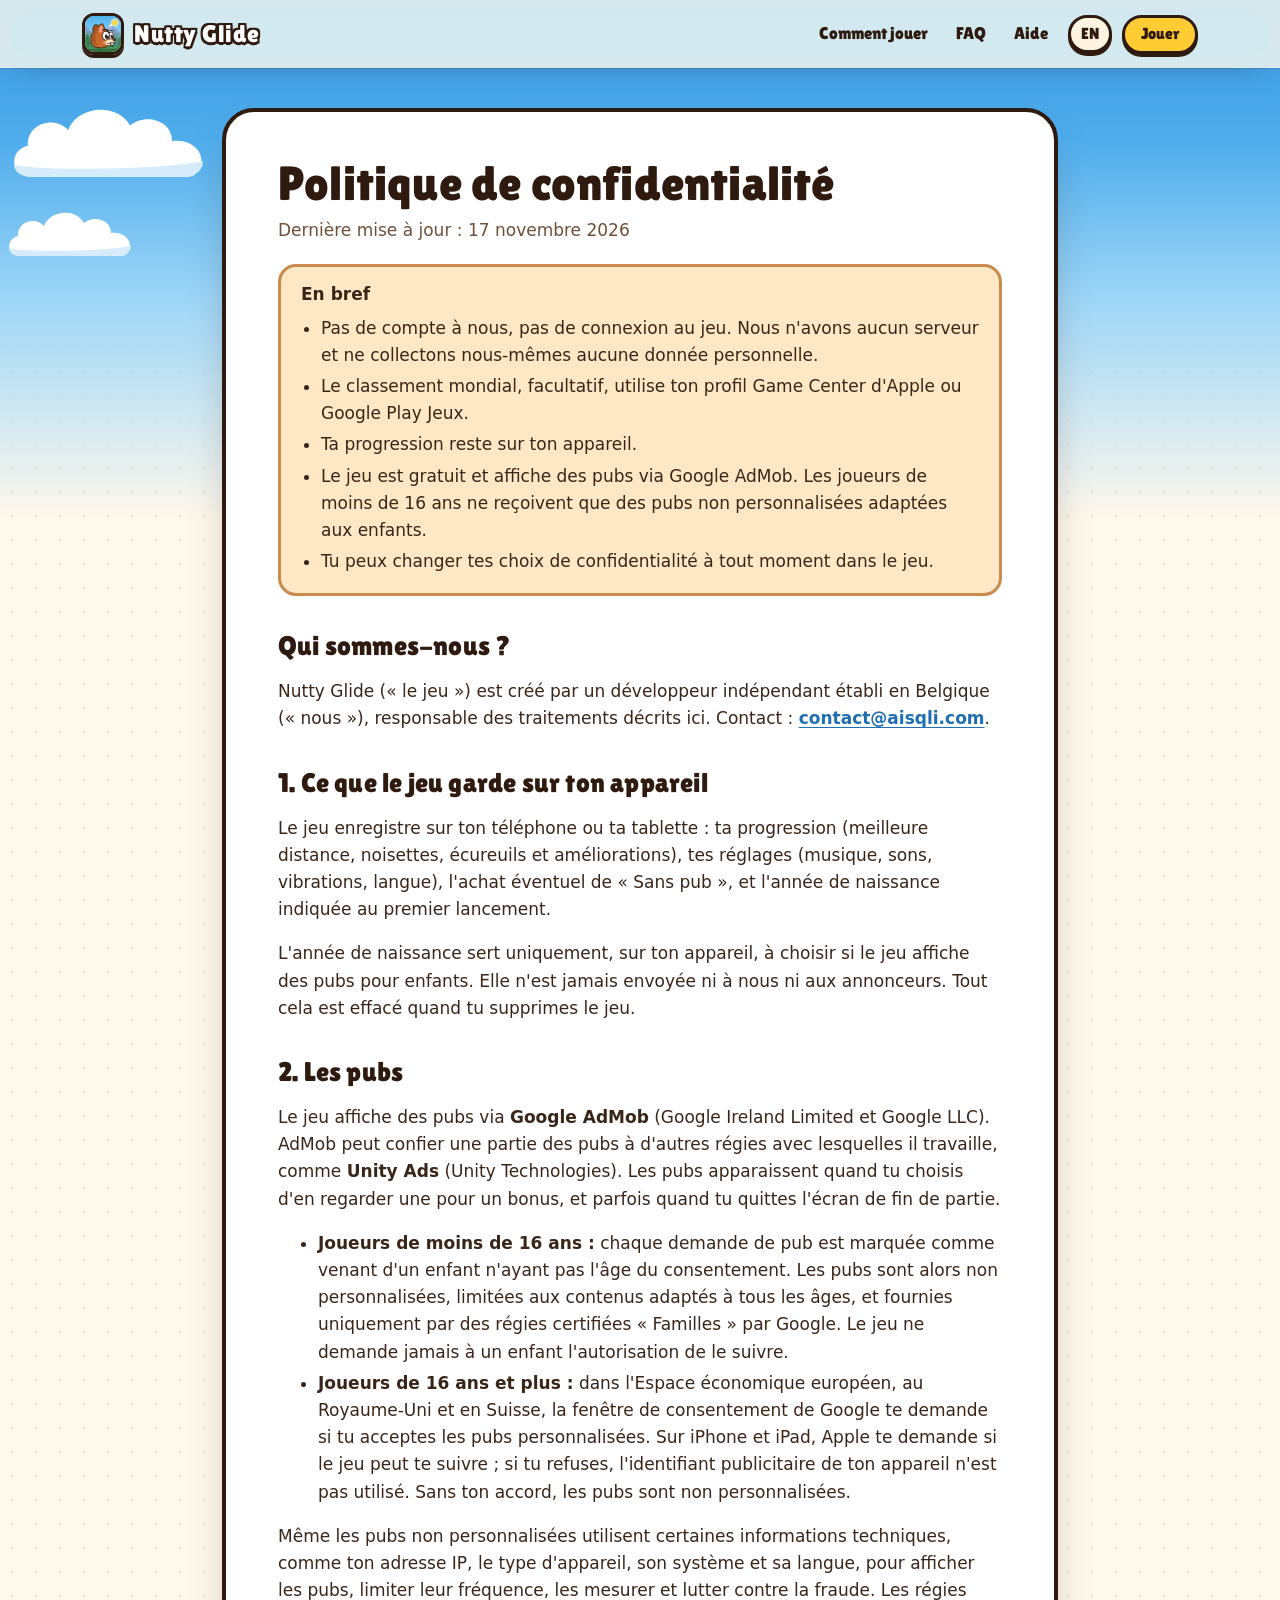
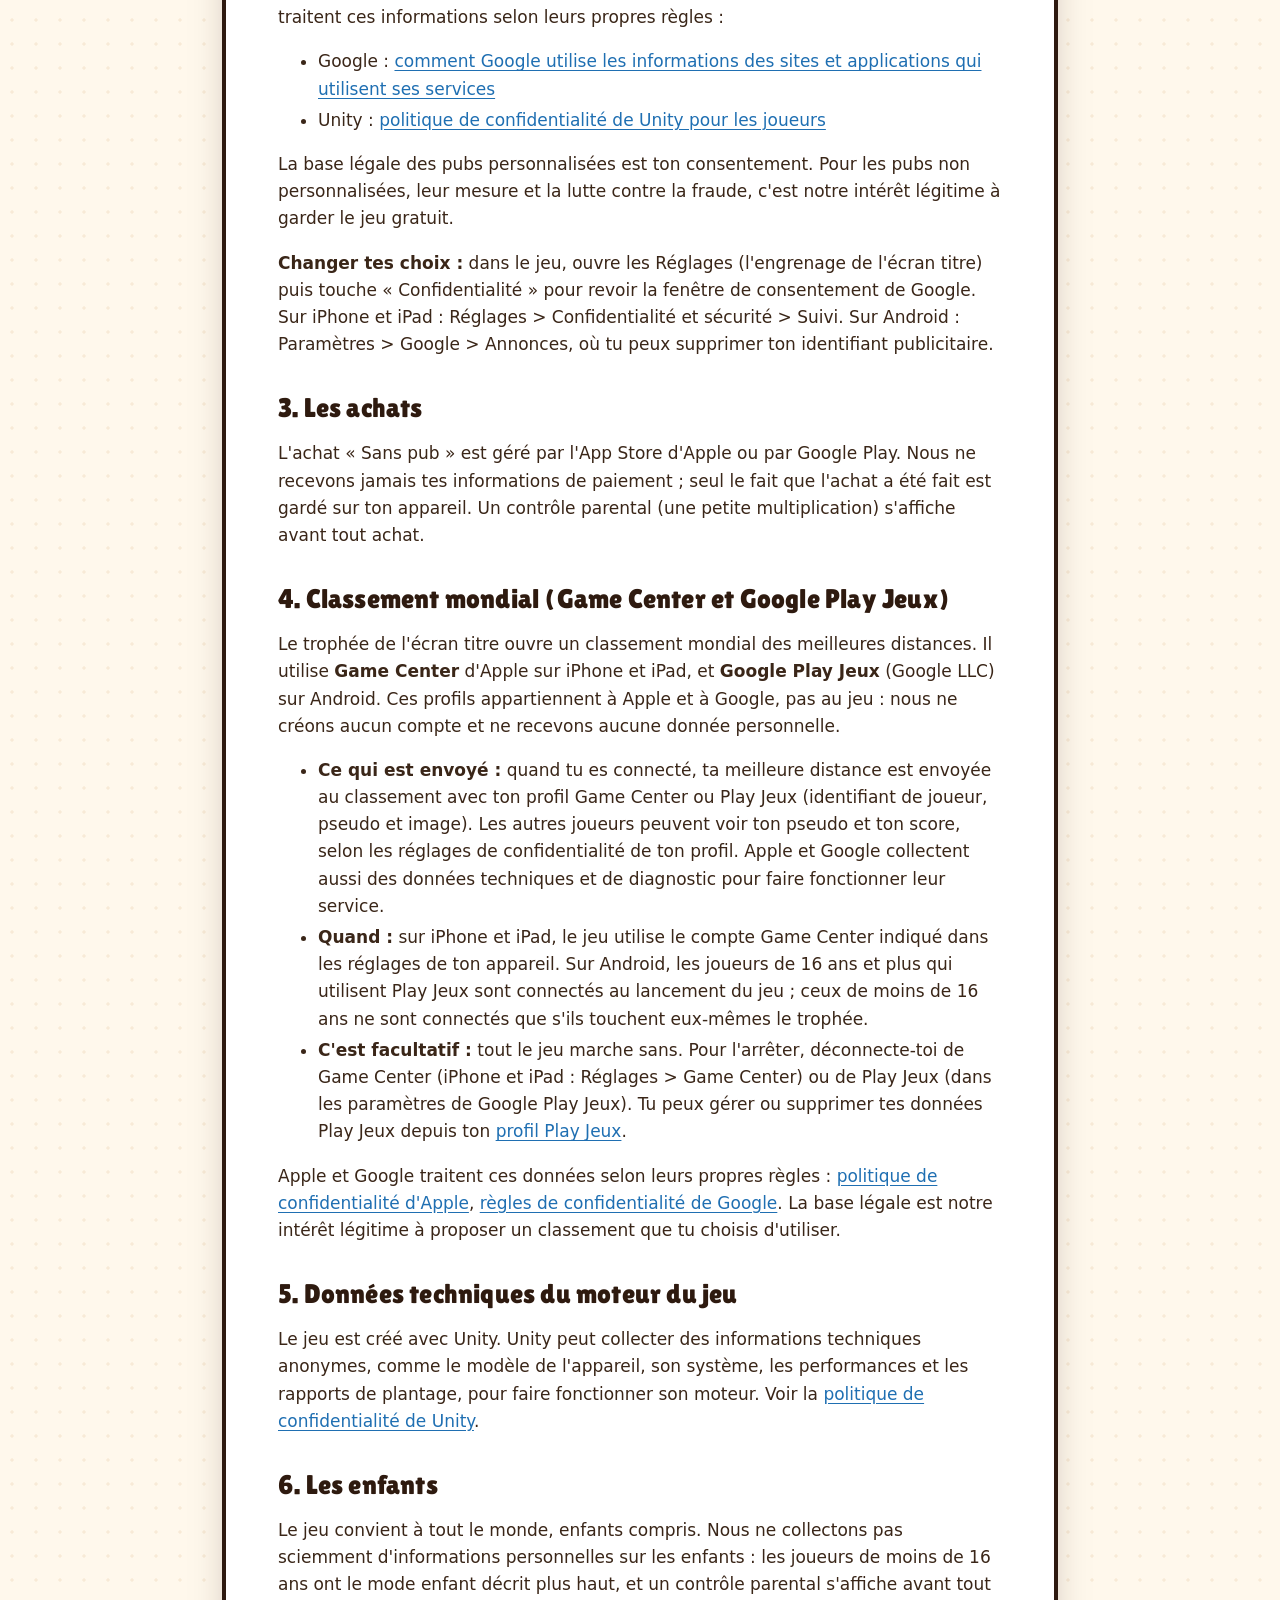
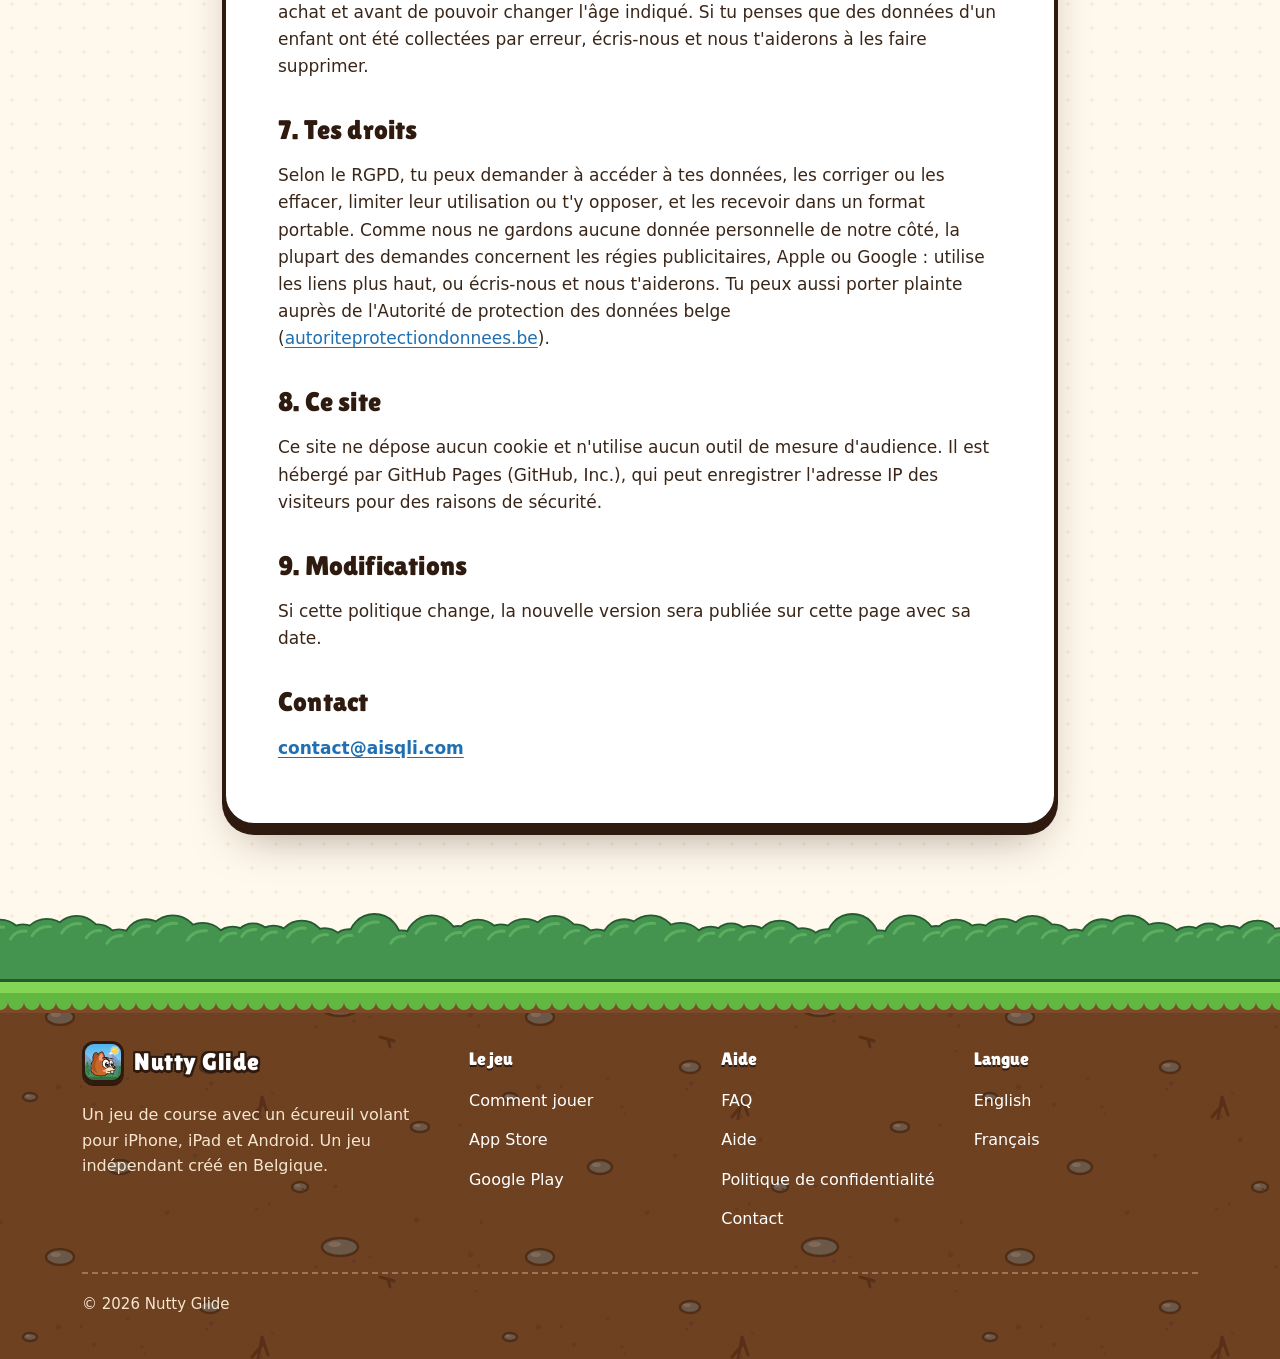
<file: fr/privacy.html>
<!doctype html>
<html lang="fr">
<head>
  <meta charset="utf-8">
  <meta name="viewport" content="width=device-width, initial-scale=1, viewport-fit=cover">
  <meta http-equiv="Content-Security-Policy" content="default-src 'none'; img-src 'self'; style-src 'self'; font-src 'self'; base-uri 'none'; form-action 'none'">
  <meta name="referrer" content="no-referrer">
  <title>Politique de confidentialité – Nutty Glide</title>
  <meta name="description" content="Comment le jeu Nutty Glide traite tes données : progression gardée sur ton appareil, pubs via Google AdMob, mode enfant sous 16 ans.">
  <meta name="theme-color" content="#4fadec">
  <link rel="canonical" href="https://nuttyglide.github.io/fr/privacy.html">
  <link rel="alternate" hreflang="en" href="https://nuttyglide.github.io/privacy.html">
  <link rel="alternate" hreflang="fr" href="https://nuttyglide.github.io/fr/privacy.html">
  <link rel="alternate" hreflang="x-default" href="https://nuttyglide.github.io/privacy.html">
  <meta property="og:type" content="website">
  <meta property="og:site_name" content="Nutty Glide">
  <meta property="og:title" content="Politique de confidentialité – Nutty Glide">
  <meta property="og:description" content="Comment le jeu Nutty Glide traite tes données : progression gardée sur ton appareil, pubs via Google AdMob, mode enfant sous 16 ans.">
  <meta property="og:url" content="https://nuttyglide.github.io/fr/privacy.html">
  <meta property="og:image" content="https://nuttyglide.github.io/img/og-image.jpg">
  <meta property="og:image:width" content="1200">
  <meta property="og:image:height" content="630">
  <meta property="og:locale" content="fr_FR">
  <meta property="og:locale:alternate" content="en_US">
  <meta name="twitter:card" content="summary_large_image">
  <link rel="icon" type="image/png" href="../img/favicon.png">
  <link rel="apple-touch-icon" href="../img/apple-touch-icon.png">
  <link rel="preload" href="../fonts/LilitaOne-Regular.woff" as="font" type="font/woff" crossorigin>
  <link rel="stylesheet" href="../style.css">
</head>
<body class="page">
  <a class="skip" href="#main">Aller au contenu</a>

  <header class="top">
    <div class="wrap">
      <a class="brand" href="./"><img src="../img/icon.png" width="512" height="512" alt="">Nutty Glide</a>
      <nav class="nav" aria-label="Menu principal">
        <a class="nav-link" href="./#how">Comment jouer</a>
        <a class="nav-link" href="./#faq">FAQ</a>
        <a class="nav-link" href="support.html">Aide</a>
        <a class="lang" href="../privacy.html" hreflang="en" lang="en"><span aria-hidden="true">EN</span><span class="sr-only">English</span></a>
        <a class="btn btn-small" href="./#download">Jouer</a>
      </nav>
    </div>
  </header>

  <main id="main">
    <div class="sky" aria-hidden="true">
      <span class="cloud c1"></span>
      <span class="cloud c2"></span>
    </div>
    <div class="wrap">
      <article class="board">
        <h1>Politique de confidentialité</h1>
        <p class="updated">Dernière mise à jour&nbsp;: 17 novembre 2026</p>

        <div class="summary">
          <strong>En bref</strong>
          <ul>
            <li>Pas de compte à nous, pas de connexion au jeu. Nous n'avons aucun serveur et ne collectons nous-mêmes aucune donnée personnelle.</li>
            <li>Le classement mondial, facultatif, utilise ton profil Game Center d'Apple ou Google Play Jeux.</li>
            <li>Ta progression reste sur ton appareil.</li>
            <li>Le jeu est gratuit et affiche des pubs via Google AdMob. Les joueurs de moins de 16 ans ne reçoivent que des pubs non personnalisées adaptées aux enfants.</li>
            <li>Tu peux changer tes choix de confidentialité à tout moment dans le jeu.</li>
          </ul>
        </div>

        <h2>Qui sommes-nous&nbsp;?</h2>
        <p>Nutty Glide («&nbsp;le jeu&nbsp;») est créé par un développeur indépendant établi en Belgique («&nbsp;nous&nbsp;»), responsable des traitements décrits ici. Contact&nbsp;: <a class="mail" href="mailto:contact@aisqli.com">contact@aisqli.com</a>.</p>

        <h2>1. Ce que le jeu garde sur ton appareil</h2>
        <p>Le jeu enregistre sur ton téléphone ou ta tablette&nbsp;: ta progression (meilleure distance, noisettes, écureuils et améliorations), tes réglages (musique, sons, vibrations, langue), l'achat éventuel de «&nbsp;Sans pub&nbsp;», et l'année de naissance indiquée au premier lancement.</p>
        <p>L'année de naissance sert uniquement, sur ton appareil, à choisir si le jeu affiche des pubs pour enfants. Elle n'est jamais envoyée ni à nous ni aux annonceurs. Tout cela est effacé quand tu supprimes le jeu.</p>

        <h2>2. Les pubs</h2>
        <p>Le jeu affiche des pubs via <strong>Google AdMob</strong> (Google Ireland Limited et Google LLC). AdMob peut confier une partie des pubs à d'autres régies avec lesquelles il travaille, comme <strong>Unity Ads</strong> (Unity Technologies). Les pubs apparaissent quand tu choisis d'en regarder une pour un bonus, et parfois quand tu quittes l'écran de fin de partie.</p>
        <ul>
          <li><strong>Joueurs de moins de 16 ans&nbsp;:</strong> chaque demande de pub est marquée comme venant d'un enfant n'ayant pas l'âge du consentement. Les pubs sont alors non personnalisées, limitées aux contenus adaptés à tous les âges, et fournies uniquement par des régies certifiées «&nbsp;Familles&nbsp;» par Google. Le jeu ne demande jamais à un enfant l'autorisation de le suivre.</li>
          <li><strong>Joueurs de 16 ans et plus&nbsp;:</strong> dans l'Espace économique européen, au Royaume-Uni et en Suisse, la fenêtre de consentement de Google te demande si tu acceptes les pubs personnalisées. Sur iPhone et iPad, Apple te demande si le jeu peut te suivre&nbsp;; si tu refuses, l'identifiant publicitaire de ton appareil n'est pas utilisé. Sans ton accord, les pubs sont non personnalisées.</li>
        </ul>
        <p>Même les pubs non personnalisées utilisent certaines informations techniques, comme ton adresse IP, le type d'appareil, son système et sa langue, pour afficher les pubs, limiter leur fréquence, les mesurer et lutter contre la fraude. Les régies traitent ces informations selon leurs propres règles&nbsp;:</p>
        <ul>
          <li>Google&nbsp;: <a href="https://policies.google.com/technologies/partner-sites?hl=fr">comment Google utilise les informations des sites et applications qui utilisent ses services</a></li>
          <li>Unity&nbsp;: <a href="https://unity.com/legal/game-player-and-app-user-privacy-policy">politique de confidentialité de Unity pour les joueurs</a></li>
        </ul>
        <p>La base légale des pubs personnalisées est ton consentement. Pour les pubs non personnalisées, leur mesure et la lutte contre la fraude, c'est notre intérêt légitime à garder le jeu gratuit.</p>
        <p><strong>Changer tes choix&nbsp;:</strong> dans le jeu, ouvre les Réglages (l'engrenage de l'écran titre) puis touche «&nbsp;Confidentialité&nbsp;» pour revoir la fenêtre de consentement de Google. Sur iPhone et iPad&nbsp;: Réglages &gt; Confidentialité et sécurité &gt; Suivi. Sur Android&nbsp;: Paramètres &gt; Google &gt; Annonces, où tu peux supprimer ton identifiant publicitaire.</p>

        <h2>3. Les achats</h2>
        <p>L'achat «&nbsp;Sans pub&nbsp;» est géré par l'App Store d'Apple ou par Google Play. Nous ne recevons jamais tes informations de paiement&nbsp;; seul le fait que l'achat a été fait est gardé sur ton appareil. Un contrôle parental (une petite multiplication) s'affiche avant tout achat.</p>

        <h2>4. Classement mondial (Game Center et Google Play Jeux)</h2>
        <p>Le trophée de l'écran titre ouvre un classement mondial des meilleures distances. Il utilise <strong>Game Center</strong> d'Apple sur iPhone et iPad, et <strong>Google Play Jeux</strong> (Google LLC) sur Android. Ces profils appartiennent à Apple et à Google, pas au jeu&nbsp;: nous ne créons aucun compte et ne recevons aucune donnée personnelle.</p>
        <ul>
          <li><strong>Ce qui est envoyé&nbsp;:</strong> quand tu es connecté, ta meilleure distance est envoyée au classement avec ton profil Game Center ou Play Jeux (identifiant de joueur, pseudo et image). Les autres joueurs peuvent voir ton pseudo et ton score, selon les réglages de confidentialité de ton profil. Apple et Google collectent aussi des données techniques et de diagnostic pour faire fonctionner leur service.</li>
          <li><strong>Quand&nbsp;:</strong> sur iPhone et iPad, le jeu utilise le compte Game Center indiqué dans les réglages de ton appareil. Sur Android, les joueurs de 16 ans et plus qui utilisent Play Jeux sont connectés au lancement du jeu&nbsp;; ceux de moins de 16 ans ne sont connectés que s'ils touchent eux-mêmes le trophée.</li>
          <li><strong>C'est facultatif&nbsp;:</strong> tout le jeu marche sans. Pour l'arrêter, déconnecte-toi de Game Center (iPhone et iPad&nbsp;: Réglages &gt; Game Center) ou de Play Jeux (dans les paramètres de Google Play Jeux). Tu peux gérer ou supprimer tes données Play Jeux depuis ton <a href="https://play.google.com/games/profile">profil Play Jeux</a>.</li>
        </ul>
        <p>Apple et Google traitent ces données selon leurs propres règles&nbsp;: <a href="https://www.apple.com/fr/legal/privacy/">politique de confidentialité d'Apple</a>, <a href="https://policies.google.com/privacy?hl=fr">règles de confidentialité de Google</a>. La base légale est notre intérêt légitime à proposer un classement que tu choisis d'utiliser.</p>

        <h2>5. Données techniques du moteur du jeu</h2>
        <p>Le jeu est créé avec Unity. Unity peut collecter des informations techniques anonymes, comme le modèle de l'appareil, son système, les performances et les rapports de plantage, pour faire fonctionner son moteur. Voir la <a href="https://unity.com/legal/privacy-policy">politique de confidentialité de Unity</a>.</p>

        <h2>6. Les enfants</h2>
        <p>Le jeu convient à tout le monde, enfants compris. Nous ne collectons pas sciemment d'informations personnelles sur les enfants&nbsp;: les joueurs de moins de 16 ans ont le mode enfant décrit plus haut, et un contrôle parental s'affiche avant tout achat et avant de pouvoir changer l'âge indiqué. Si tu penses que des données d'un enfant ont été collectées par erreur, écris-nous et nous t'aiderons à les faire supprimer.</p>

        <h2>7. Tes droits</h2>
        <p>Selon le RGPD, tu peux demander à accéder à tes données, les corriger ou les effacer, limiter leur utilisation ou t'y opposer, et les recevoir dans un format portable. Comme nous ne gardons aucune donnée personnelle de notre côté, la plupart des demandes concernent les régies publicitaires, Apple ou Google&nbsp;: utilise les liens plus haut, ou écris-nous et nous t'aiderons. Tu peux aussi porter plainte auprès de l'Autorité de protection des données belge (<a href="https://www.autoriteprotectiondonnees.be">autoriteprotectiondonnees.be</a>).</p>

        <h2>8. Ce site</h2>
        <p>Ce site ne dépose aucun cookie et n'utilise aucun outil de mesure d'audience. Il est hébergé par GitHub Pages (GitHub, Inc.), qui peut enregistrer l'adresse IP des visiteurs pour des raisons de sécurité.</p>

        <h2>9. Modifications</h2>
        <p>Si cette politique change, la nouvelle version sera publiée sur cette page avec sa date.</p>

        <h2>Contact</h2>
        <p><a class="mail" href="mailto:contact@aisqli.com">contact@aisqli.com</a></p>
      </article>
    </div>
  </main>

  <footer class="foot">
    <div class="wrap">
      <div class="foot-grid">
        <div class="foot-about">
          <a class="brand" href="./"><img src="../img/icon.png" width="512" height="512" loading="lazy" alt="">Nutty Glide</a>
          <p>Un jeu de course avec un écureuil volant pour iPhone, iPad et Android. Un jeu indépendant créé en Belgique.</p>
        </div>
        <div>
          <p class="foot-title">Le jeu</p>
          <ul>
            <li><a href="./#how">Comment jouer</a></li>
            <li><a href="https://apps.apple.com/app/nutty-glide/id6833694876">App Store</a></li>
            <li><a href="https://play.google.com/store/apps/details?id=com.aisqli.nuttyglide&amp;hl=fr">Google Play</a></li>
          </ul>
        </div>
        <div>
          <p class="foot-title">Aide</p>
          <ul>
            <li><a href="./#faq">FAQ</a></li>
            <li><a href="support.html">Aide</a></li>
            <li><a href="privacy.html" aria-current="page">Politique de confidentialité</a></li>
            <li><a href="mailto:contact@aisqli.com">Contact</a></li>
          </ul>
        </div>
        <div>
          <p class="foot-title">Langue</p>
          <ul>
            <li><a href="../privacy.html" hreflang="en" lang="en">English</a></li>
            <li><a href="privacy.html" aria-current="page">Français</a></li>
          </ul>
        </div>
      </div>
      <p class="foot-bottom">© 2026 Nutty Glide</p>
    </div>
  </footer>
</body>
</html>
</file>
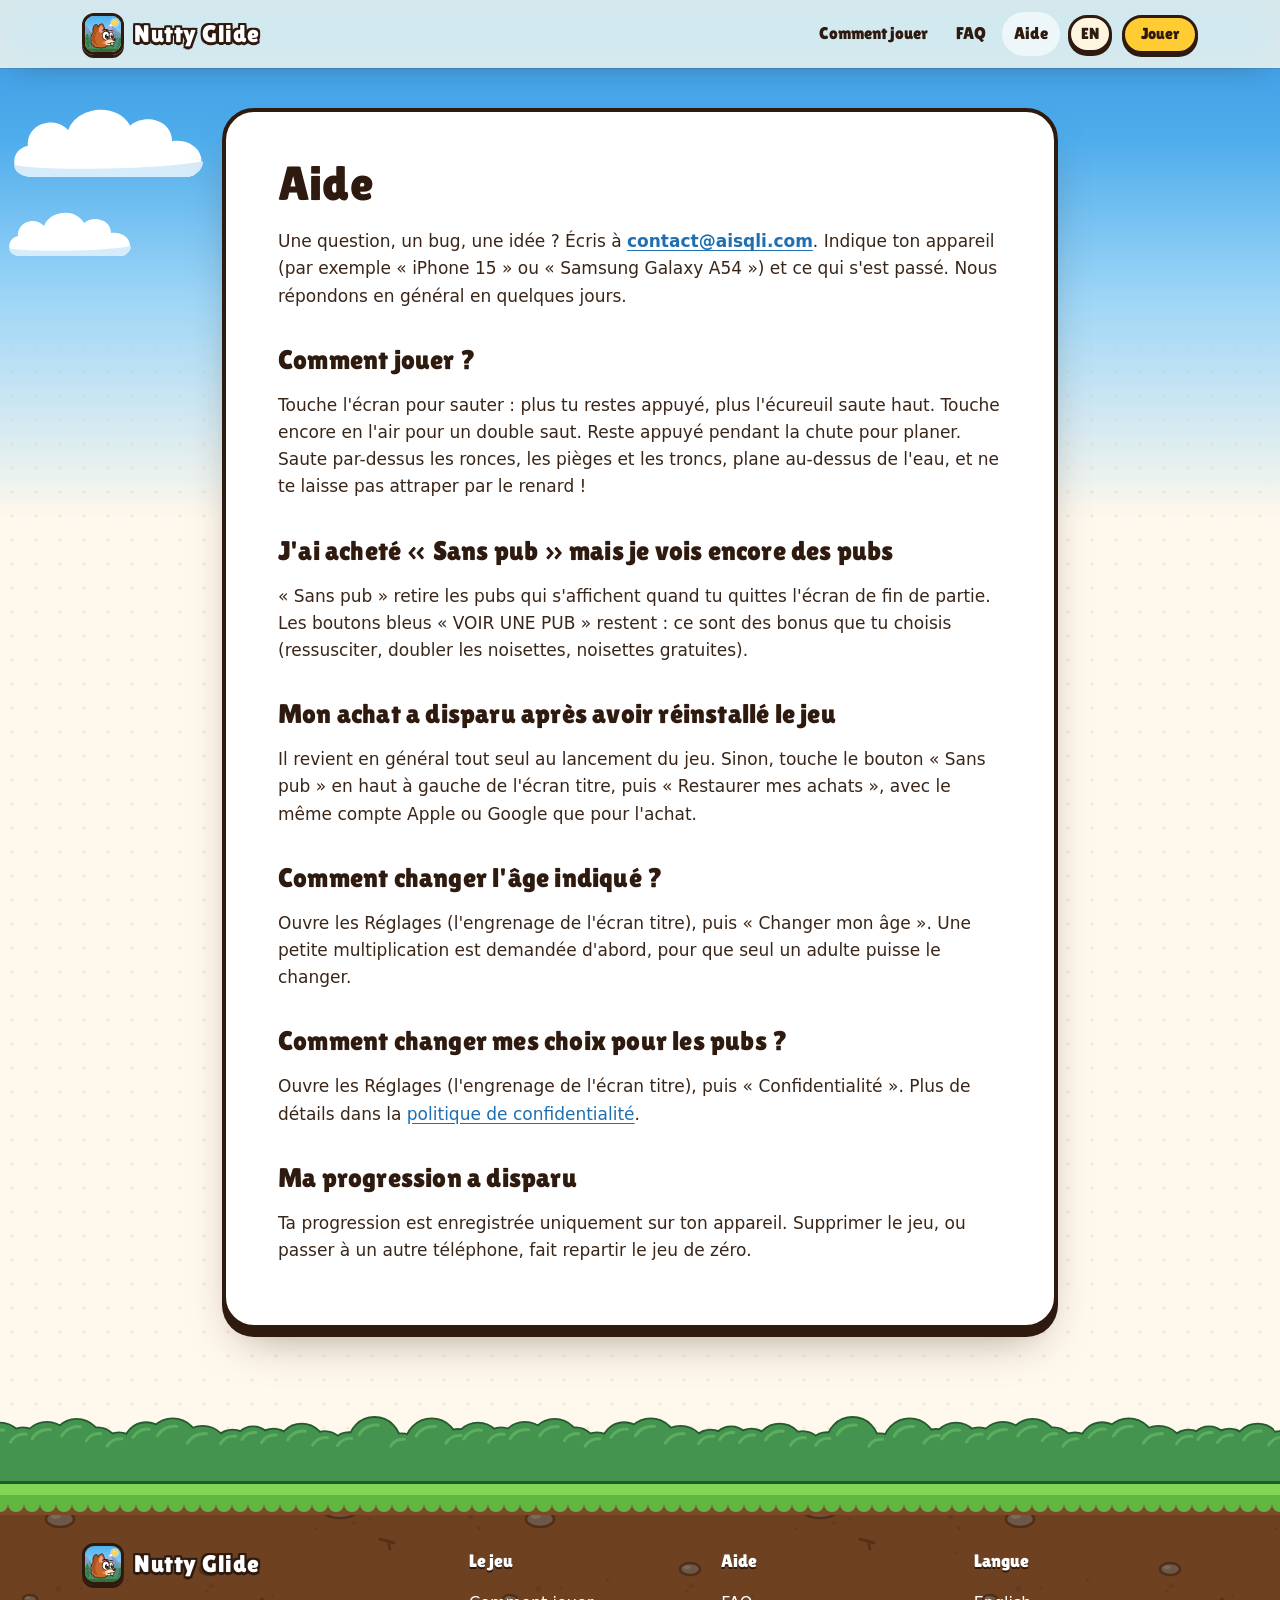
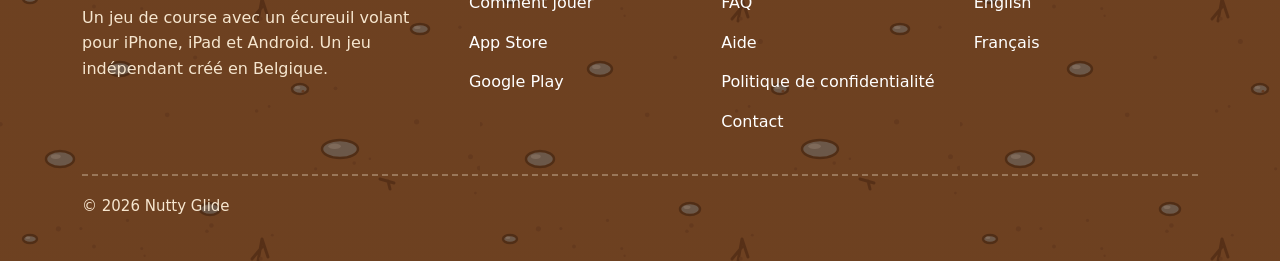
<file: fr/support.html>
<!doctype html>
<html lang="fr">
<head>
  <meta charset="utf-8">
  <meta name="viewport" content="width=device-width, initial-scale=1, viewport-fit=cover">
  <meta http-equiv="Content-Security-Policy" content="default-src 'none'; img-src 'self'; style-src 'self'; font-src 'self'; base-uri 'none'; form-action 'none'">
  <meta name="referrer" content="no-referrer">
  <title>Aide – Nutty Glide</title>
  <meta name="description" content="Aide pour Nutty Glide : comment jouer, achats, choix de confidentialité et contact.">
  <meta name="theme-color" content="#4fadec">
  <link rel="canonical" href="https://nuttyglide.github.io/fr/support.html">
  <link rel="alternate" hreflang="en" href="https://nuttyglide.github.io/support.html">
  <link rel="alternate" hreflang="fr" href="https://nuttyglide.github.io/fr/support.html">
  <link rel="alternate" hreflang="x-default" href="https://nuttyglide.github.io/support.html">
  <meta property="og:type" content="website">
  <meta property="og:site_name" content="Nutty Glide">
  <meta property="og:title" content="Aide – Nutty Glide">
  <meta property="og:description" content="Aide pour Nutty Glide : comment jouer, achats, choix de confidentialité et contact.">
  <meta property="og:url" content="https://nuttyglide.github.io/fr/support.html">
  <meta property="og:image" content="https://nuttyglide.github.io/img/og-image.jpg">
  <meta property="og:image:width" content="1200">
  <meta property="og:image:height" content="630">
  <meta property="og:locale" content="fr_FR">
  <meta property="og:locale:alternate" content="en_US">
  <meta name="twitter:card" content="summary_large_image">
  <link rel="icon" type="image/png" href="../img/favicon.png">
  <link rel="apple-touch-icon" href="../img/apple-touch-icon.png">
  <link rel="preload" href="../fonts/LilitaOne-Regular.woff" as="font" type="font/woff" crossorigin>
  <link rel="stylesheet" href="../style.css">
</head>
<body class="page">
  <a class="skip" href="#main">Aller au contenu</a>

  <header class="top">
    <div class="wrap">
      <a class="brand" href="./"><img src="../img/icon.png" width="512" height="512" alt="">Nutty Glide</a>
      <nav class="nav" aria-label="Menu principal">
        <a class="nav-link" href="./#how">Comment jouer</a>
        <a class="nav-link" href="./#faq">FAQ</a>
        <a class="nav-link" href="support.html" aria-current="page">Aide</a>
        <a class="lang" href="../support.html" hreflang="en" lang="en"><span aria-hidden="true">EN</span><span class="sr-only">English</span></a>
        <a class="btn btn-small" href="./#download">Jouer</a>
      </nav>
    </div>
  </header>

  <main id="main">
    <div class="sky" aria-hidden="true">
      <span class="cloud c1"></span>
      <span class="cloud c2"></span>
    </div>
    <div class="wrap">
      <article class="board">
        <h1>Aide</h1>
        <p>Une question, un bug, une idée&nbsp;? Écris à <a class="mail" href="mailto:contact@aisqli.com">contact@aisqli.com</a>. Indique ton appareil (par exemple «&nbsp;iPhone 15&nbsp;» ou «&nbsp;Samsung Galaxy A54&nbsp;») et ce qui s'est passé. Nous répondons en général en quelques jours.</p>

        <h2>Comment jouer&nbsp;?</h2>
        <p>Touche l'écran pour sauter&nbsp;: plus tu restes appuyé, plus l'écureuil saute haut. Touche encore en l'air pour un double saut. Reste appuyé pendant la chute pour planer. Saute par-dessus les ronces, les pièges et les troncs, plane au-dessus de l'eau, et ne te laisse pas attraper par le renard&nbsp;!</p>

        <h2>J'ai acheté «&nbsp;Sans pub&nbsp;» mais je vois encore des pubs</h2>
        <p>«&nbsp;Sans pub&nbsp;» retire les pubs qui s'affichent quand tu quittes l'écran de fin de partie. Les boutons bleus «&nbsp;VOIR UNE PUB&nbsp;» restent&nbsp;: ce sont des bonus que tu choisis (ressusciter, doubler les noisettes, noisettes gratuites).</p>

        <h2>Mon achat a disparu après avoir réinstallé le jeu</h2>
        <p>Il revient en général tout seul au lancement du jeu. Sinon, touche le bouton «&nbsp;Sans pub&nbsp;» en haut à gauche de l'écran titre, puis «&nbsp;Restaurer mes achats&nbsp;», avec le même compte Apple ou Google que pour l'achat.</p>

        <h2>Comment changer l'âge indiqué&nbsp;?</h2>
        <p>Ouvre les Réglages (l'engrenage de l'écran titre), puis «&nbsp;Changer mon âge&nbsp;». Une petite multiplication est demandée d'abord, pour que seul un adulte puisse le changer.</p>

        <h2>Comment changer mes choix pour les pubs&nbsp;?</h2>
        <p>Ouvre les Réglages (l'engrenage de l'écran titre), puis «&nbsp;Confidentialité&nbsp;». Plus de détails dans la <a href="privacy.html">politique de confidentialité</a>.</p>

        <h2>Ma progression a disparu</h2>
        <p>Ta progression est enregistrée uniquement sur ton appareil. Supprimer le jeu, ou passer à un autre téléphone, fait repartir le jeu de zéro.</p>
      </article>
    </div>
  </main>

  <footer class="foot">
    <div class="wrap">
      <div class="foot-grid">
        <div class="foot-about">
          <a class="brand" href="./"><img src="../img/icon.png" width="512" height="512" loading="lazy" alt="">Nutty Glide</a>
          <p>Un jeu de course avec un écureuil volant pour iPhone, iPad et Android. Un jeu indépendant créé en Belgique.</p>
        </div>
        <div>
          <p class="foot-title">Le jeu</p>
          <ul>
            <li><a href="./#how">Comment jouer</a></li>
            <li><a href="https://apps.apple.com/app/nutty-glide/id6833694876">App Store</a></li>
            <li><a href="https://play.google.com/store/apps/details?id=com.aisqli.nuttyglide&amp;hl=fr">Google Play</a></li>
          </ul>
        </div>
        <div>
          <p class="foot-title">Aide</p>
          <ul>
            <li><a href="./#faq">FAQ</a></li>
            <li><a href="support.html" aria-current="page">Aide</a></li>
            <li><a href="privacy.html">Politique de confidentialité</a></li>
            <li><a href="mailto:contact@aisqli.com">Contact</a></li>
          </ul>
        </div>
        <div>
          <p class="foot-title">Langue</p>
          <ul>
            <li><a href="../support.html" hreflang="en" lang="en">English</a></li>
            <li><a href="support.html" aria-current="page">Français</a></li>
          </ul>
        </div>
      </div>
      <p class="foot-bottom">© 2026 Nutty Glide</p>
    </div>
  </footer>
</body>
</html>
</file>
<file: style.css>
/* Nutty Glide website: the game's look (sky, forest, ground, chunky outlines) with a modern layout.
   No external files and no script: the font and images are served from here, the site sets no cookie
   and loads nothing from other sites. Animations are pure CSS and stop when "reduce motion" is on. */
@font-face {
  font-family: "Lilita One";
  src: url("fonts/LilitaOne-Regular.woff") format("woff");
  font-display: swap;
}

:root {
  --ink: #2e1a0f;
  --text: #3a2618;
  --muted: #6e5039;
  --paper: #fff8ec;
  --cream: #fff4df;
  --sand: #fde7c4;
  --wood: #c98a4b;
  --orange: #eca95d;
  --orange-dark: #ca8342;
  --sky: #4fadec;
  --sky-deep: #3a98df;
  --sky-pale: #e3f3fd;
  --green: #7acb4a;
  --green-dark: #3e8e4e;
  --dirt: #9e6337;
  --night: #101336;
  --yellow: #ffcc33;
  --pink: #ffd6d6;
  --display: "Lilita One", ui-rounded, system-ui, sans-serif;
  --body: ui-rounded, "SF Pro Rounded", system-ui, -apple-system, "Segoe UI", Roboto, "Helvetica Neue", Arial, sans-serif;
  --line: 3px solid var(--ink);
  --pop: 0 5px 0 var(--ink);
  --pop-big: 0 8px 0 var(--ink);
  --soft: 0 24px 48px -22px rgba(46, 26, 15, 0.5);
  --outline-text: 0 3px 0 var(--ink), 2px 2px 0 var(--ink), -2px 2px 0 var(--ink), 2px -2px 0 var(--ink), -2px -2px 0 var(--ink), 2px 0 0 var(--ink), -2px 0 0 var(--ink), 0 -2px 0 var(--ink);
  --header-h: 68px;
  color-scheme: light;
}

*,
*::before,
*::after {
  box-sizing: border-box;
}

html {
  -webkit-text-size-adjust: 100%;
  scroll-behavior: smooth;
  scroll-padding-top: calc(var(--header-h) + 16px);
}

body {
  margin: 0;
  min-height: 100vh;
  display: flex;
  flex-direction: column;
  color: var(--text);
  background-color: var(--paper);
  background-image: radial-gradient(rgba(201, 138, 75, 0.13) 1.5px, transparent 1.7px);
  background-size: 24px 24px;
  font: 17px/1.6 var(--body);
  -webkit-font-smoothing: antialiased;
  overflow-x: clip;
}

img {
  max-width: 100%;
  height: auto;
}

a {
  color: #1f6fb2;
  text-underline-offset: 3px;
}

a:hover {
  color: #144d7d;
}

:focus-visible {
  outline: 3px solid var(--ink);
  outline-offset: 3px;
  border-radius: 10px;
}

h1,
h2,
h3 {
  font-family: var(--display);
  font-weight: normal;
  color: var(--ink);
  line-height: 1.15;
  letter-spacing: 0.2px;
}

.wrap {
  width: 100%;
  max-width: 1180px;
  margin: 0 auto;
  padding: 0 clamp(16px, 4vw, 32px);
}

.sr-only {
  position: absolute;
  width: 1px;
  height: 1px;
  margin: -1px;
  padding: 0;
  overflow: hidden;
  clip: rect(0 0 0 0);
  white-space: nowrap;
  border: 0;
}

.nowrap {
  white-space: nowrap;
}

.skip {
  position: absolute;
  left: 12px;
  top: -80px;
  z-index: 100;
  padding: 10px 16px;
  font-family: var(--display);
  color: var(--ink);
  background: var(--cream);
  border: var(--line);
  border-radius: 12px;
}

.skip:focus {
  top: 12px;
}

/* ---------- Buttons ---------- */
.btn {
  display: inline-flex;
  align-items: center;
  gap: 8px;
  font-family: var(--display);
  font-size: 18px;
  line-height: 1;
  color: var(--ink);
  text-decoration: none;
  white-space: nowrap;
  background: var(--yellow);
  border: var(--line);
  border-radius: 999px;
  padding: 12px 22px 13px;
  box-shadow: var(--pop);
  transition: transform 0.15s ease, box-shadow 0.15s ease, background-color 0.15s ease;
}

.btn:hover {
  color: var(--ink);
  background: #ffd84f;
  transform: translateY(-2px);
  box-shadow: 0 7px 0 var(--ink);
}

.btn:active {
  transform: translateY(3px);
  box-shadow: 0 2px 0 var(--ink);
}

.btn-small {
  font-size: 16px;
  padding: 8px 16px 9px;
  box-shadow: 0 3px 0 var(--ink);
}

.btn-small:hover {
  box-shadow: 0 5px 0 var(--ink);
}

/* ---------- Header ---------- */
.top {
  position: sticky;
  top: 0;
  z-index: 50;
  height: var(--header-h);
  display: flex;
  align-items: center;
}

.top::before {
  content: "";
  position: absolute;
  inset: 0;
  z-index: -1;
  background: rgba(255, 248, 236, 0.82);
  -webkit-backdrop-filter: saturate(170%) blur(16px);
  backdrop-filter: saturate(170%) blur(16px);
  box-shadow: 0 1px 0 rgba(46, 26, 15, 0.1), 0 10px 30px -20px rgba(46, 26, 15, 0.5);
}

/* The bar is see-through over the sky, then turns frosted once the page scrolls (where supported). */
@supports (animation-timeline: scroll()) {
  .top::before {
    animation: header-in linear both;
    animation-timeline: scroll(root);
    animation-range: 0 140px;
  }

  @keyframes header-in {
    from {
      opacity: 0;
    }
  }
}

.top .wrap {
  display: flex;
  align-items: center;
  justify-content: space-between;
  gap: 12px;
}

.brand {
  display: inline-flex;
  align-items: center;
  gap: 10px;
  flex-shrink: 0;
  text-decoration: none;
  color: #fff;
  font-family: var(--display);
  font-size: 24px;
  letter-spacing: 0.5px;
  text-shadow: var(--outline-text);
}

.brand:hover {
  color: #fff;
}

.brand img {
  width: 42px;
  height: 42px;
  border-radius: 12px;
  border: var(--line);
  box-shadow: 0 3px 0 var(--ink);
  transition: transform 0.2s ease;
}

.brand:hover img {
  transform: rotate(-8deg) scale(1.06);
}

.nav {
  display: flex;
  align-items: center;
  gap: 4px;
}

.nav-link {
  font-family: var(--display);
  font-size: 17px;
  color: var(--ink);
  text-decoration: none;
  padding: 8px 12px;
  border-radius: 999px;
  transition: background-color 0.15s ease;
}

.nav-link:hover,
.nav-link[aria-current="page"] {
  color: var(--ink);
  background: rgba(255, 255, 255, 0.6);
}

.lang {
  display: inline-grid;
  place-items: center;
  min-width: 44px;
  height: 38px;
  margin: 0 6px 0 4px;
  padding: 0 10px;
  font-family: var(--display);
  font-size: 16px;
  color: var(--ink);
  text-decoration: none;
  background: var(--cream);
  border: var(--line);
  border-radius: 999px;
  box-shadow: 0 3px 0 var(--ink);
}

.lang:hover {
  color: var(--ink);
  background: #fff;
}

/* ---------- Sky, clouds and the scrolling forest ---------- */
.sky {
  position: absolute;
  inset: 0;
  z-index: 0;
  pointer-events: none;
}

.sun {
  position: absolute;
  top: calc(var(--header-h) + 3%);
  right: 7%;
  width: clamp(64px, 8vw, 110px);
  aspect-ratio: 1;
  border-radius: 50%;
  background: radial-gradient(circle at 38% 35%, #fff2a0, #ffd23f 60%);
  border: 4px solid #f6b72c;
  box-shadow: 0 0 0 clamp(12px, 1.6vw, 20px) rgba(255, 250, 210, 0.45), 0 0 0 clamp(26px, 3.4vw, 42px) rgba(255, 250, 210, 0.2);
  animation: glow 6s ease-in-out infinite;
}

@keyframes glow {
  50% {
    transform: scale(1.06);
  }
}

.cloud {
  position: absolute;
  left: 0;
  width: clamp(130px, 17vw, 240px);
  aspect-ratio: 280 / 120;
  background: url("img/scene/cloud.svg") no-repeat center / contain;
  animation: drift 110s linear infinite;
}

.cloud.c1 {
  top: 16%;
  animation-delay: -20s;
}

.cloud.c2 {
  top: 30%;
  width: clamp(90px, 11vw, 160px);
  animation-duration: 140s;
  animation-delay: -95s;
}

.cloud.c3 {
  top: 8%;
  width: clamp(110px, 14vw, 200px);
  animation-duration: 125s;
  animation-delay: -60s;
}

@keyframes drift {
  from {
    transform: translateX(-120%);
  }

  to {
    transform: translateX(100vw);
  }
}

.land {
  --bush: clamp(44px, 5.6vw, 72px);
  --near: clamp(130px, 17vw, 230px);
  --far: clamp(110px, 14vw, 190px);
  --mount: clamp(150px, 21vw, 290px);
  position: absolute;
  left: 0;
  right: 0;
  bottom: 0;
  z-index: 1;
  height: calc(var(--bush) * 0.45 + var(--near) * 0.3 + var(--mount));
  overflow: hidden;
  pointer-events: none;
}

/* Each layer is one tile wider than the screen and slides by exactly one tile, so the loop is seamless. */
.layer {
  position: absolute;
  left: 0;
  width: calc(100% + var(--tw));
  background-repeat: repeat-x;
  background-position: 0 0;
  background-size: var(--tw) 100%;
  animation: pan var(--d) linear infinite;
  will-change: transform;
}

@keyframes pan {
  to {
    transform: translate3d(calc(-1 * var(--tw)), 0, 0);
  }
}

.l-mount {
  --tw: calc(var(--mount) * 4);
  --d: 190s;
  bottom: calc(var(--bush) * 0.45 + var(--near) * 0.3);
  height: var(--mount);
  background-image: url("img/scene/mountains.svg");
}

.l-far {
  --tw: calc(var(--far) * 4);
  --d: 70s;
  bottom: calc(var(--bush) * 0.45 + var(--near) * 0.12);
  height: var(--far);
  background-image: url("img/scene/trees-far.svg");
}

.l-near {
  --tw: calc(var(--near) * 3.889);
  --d: 42s;
  bottom: calc(var(--bush) * 0.45);
  height: var(--near);
  background-image: url("img/scene/trees-near.svg");
}

.l-bush {
  --tw: calc(var(--bush) * 6.667);
  --d: 16s;
  bottom: 0;
  height: var(--bush);
  background-image: url("img/scene/bushes.svg");
}

/* ---------- Phones (the game is played in landscape) ---------- */
.phone {
  position: relative;
  padding: clamp(7px, 1.1vw, 13px);
  background: #18110d;
  border-radius: clamp(22px, 3.2vw, 40px);
  box-shadow: 0 0 0 3px var(--ink), inset 0 0 0 2px #46342a, var(--pop-big), var(--soft);
}

.phone::before {
  content: "";
  position: absolute;
  top: -6px;
  right: 22%;
  width: 14%;
  height: 4px;
  border-radius: 4px 4px 0 0;
  background: var(--ink);
}

.phone img {
  display: block;
  width: 100%;
  height: auto;
  aspect-ratio: 1280 / 588;
  object-fit: cover;
  border-radius: clamp(15px, 2.3vw, 28px);
  background: var(--sky);
}

/* ---------- Hero ---------- */
.hero {
  position: relative;
  isolation: isolate;
  overflow: hidden;
  margin-top: calc(-1 * var(--header-h));
  padding-top: calc(var(--header-h) + clamp(20px, 4vw, 48px));
  background: linear-gradient(180deg, #3797e0 0%, var(--sky) 35%, #8ccdf5 72%, #c6e8fb 100%);
}

.hero-grid {
  position: relative;
  z-index: 2;
  display: grid;
  grid-template-columns: minmax(0, 0.95fr) minmax(0, 1.05fr);
  align-items: center;
  gap: clamp(28px, 4vw, 64px);
  padding-bottom: clamp(170px, 19vw, 250px);
}

.eyebrow {
  display: inline-flex;
  align-items: center;
  gap: 8px;
  margin: 0 0 6px;
  padding: 6px 14px 6px 8px;
  font-weight: 700;
  font-size: 15px;
  color: var(--ink);
  background: rgba(255, 248, 236, 0.9);
  border: 2px solid var(--ink);
  border-radius: 999px;
  box-shadow: 0 3px 0 var(--ink);
}

.eyebrow img {
  width: 24px;
  height: 24px;
}

.hero h1 {
  margin: 0;
  line-height: 0;
}

.logo {
  width: min(100%, 470px);
  width: min(100%, 470px, 52svh);
  height: auto;
  filter: drop-shadow(0 10px 18px rgba(20, 60, 110, 0.25));
}

.tagline {
  margin: 4px 0 10px;
  font-family: var(--display);
  font-size: clamp(25px, 3vw, 36px);
  line-height: 1.2;
  color: #fff;
  text-shadow: var(--outline-text);
}

.lead {
  margin: 0 0 22px;
  max-width: 34em;
  font-size: clamp(17px, 1.6vw, 19px);
  font-weight: 600;
  color: #0f2c45;
}

.stores {
  display: flex;
  align-items: center;
  flex-wrap: wrap;
  gap: 12px 14px;
}

.stores a {
  display: block;
  border-radius: 12px;
  transition: transform 0.15s ease, filter 0.15s ease;
}

.stores a:hover {
  transform: translateY(-3px);
  filter: drop-shadow(0 8px 10px rgba(20, 40, 60, 0.3));
}

.stores a:active {
  transform: translateY(1px);
}

.stores img {
  display: block;
  width: auto;
  max-width: none;
  height: 56px;
}

.chips {
  display: flex;
  flex-wrap: wrap;
  gap: 8px;
  margin: 20px 0 0;
  padding: 0;
  list-style: none;
}

.chips li {
  display: inline-flex;
  align-items: center;
  gap: 6px;
  padding: 5px 12px 5px 6px;
  font-size: 15px;
  font-weight: 700;
  color: var(--ink);
  background: rgba(255, 255, 255, 0.78);
  border-radius: 999px;
}

.chips img {
  width: 22px;
  height: 22px;
}

.hero-art {
  position: relative;
  padding: 26px 8px 34px;
}

.hero .phone {
  transform: rotate(-3deg);
  animation: bob 7s ease-in-out infinite;
}

@keyframes bob {
  50% {
    transform: rotate(-2deg) translateY(-12px);
  }
}

.sticker {
  position: absolute;
  z-index: 2;
  display: flex;
  align-items: center;
  gap: 8px;
  padding: 6px 14px 6px 6px;
  font-family: var(--display);
  font-size: clamp(15px, 1.5vw, 18px);
  line-height: 1.1;
  color: var(--ink);
  background: var(--paper);
  border: var(--line);
  border-radius: 18px;
  box-shadow: var(--pop);
  animation: float 5s ease-in-out infinite;
}

.sticker img {
  width: clamp(34px, 3.4vw, 44px);
  height: auto;
}

.sticker.s1 {
  top: 0;
  left: -2%;
  rotate: -6deg;
}

.sticker.s2 {
  right: 0;
  bottom: 2px;
  rotate: 4deg;
  animation-delay: -2.5s;
}

@keyframes float {
  50% {
    translate: 0 -8px;
  }
}

.nut {
  position: absolute;
  z-index: 1;
  width: clamp(28px, 3vw, 42px);
  height: auto;
  animation: spin-float 6s ease-in-out infinite;
}

.nut.n1 {
  top: 6%;
  right: 8%;
}

.nut.n2 {
  bottom: 22%;
  left: -3%;
  animation-delay: -2s;
}

.nut.n3 {
  top: 42%;
  right: -2%;
  width: clamp(22px, 2.2vw, 30px);
  animation-delay: -4s;
}

@keyframes spin-float {
  50% {
    transform: translateY(-14px) rotate(14deg);
  }
}

/* Entrance */
@media (prefers-reduced-motion: no-preference) {
  .hero-copy > * {
    animation: enter 0.7s cubic-bezier(0.2, 0.8, 0.2, 1.2) both;
  }

  .hero-copy > :nth-child(2) {
    animation-delay: 0.08s;
  }

  .hero-copy > :nth-child(3) {
    animation-delay: 0.16s;
  }

  .hero-copy > :nth-child(4) {
    animation-delay: 0.24s;
  }

  .hero-copy > :nth-child(5) {
    animation-delay: 0.32s;
  }

  .hero-copy > :nth-child(6) {
    animation-delay: 0.4s;
  }

  .hero-art {
    animation: enter-art 0.9s 0.2s cubic-bezier(0.2, 0.8, 0.2, 1.1) both;
  }
}

@keyframes enter {
  from {
    opacity: 0;
    transform: translateY(24px);
  }
}

@keyframes enter-art {
  from {
    opacity: 0;
    transform: translateX(60px) rotate(4deg);
  }
}

/* Scroll hint: a little mouse (an arrow on touch screens) at the bottom of the first screen.
   It scrolls away with the hero, and fades out as soon as the page moves where supported. */
.scroll-hint {
  position: absolute;
  z-index: 3;
  inset-inline: 0;
  top: calc(100vh - 108px);
  top: min(calc(100svh - 108px), calc(100% - 108px));
  width: max-content;
  margin-inline: auto;
  padding: 6px 10px;
  font-family: var(--display);
  font-size: 17px;
  line-height: 1;
  letter-spacing: 0.02em;
  color: #fff;
  text-decoration: none;
  text-shadow: var(--outline-text);
}

.hint-body {
  display: flex;
  flex-direction: column;
  align-items: center;
  gap: 9px;
}

.hint-icon {
  position: relative;
  display: block;
  width: 28px;
  height: 44px;
  background: var(--paper);
  border: var(--line);
  border-radius: 16px;
  box-shadow: 0 3px 0 var(--ink);
  transition: translate 0.15s ease, box-shadow 0.15s ease;
}

.hint-icon::before {
  content: "";
  position: absolute;
  top: 6px;
  left: 50%;
  width: 6px;
  height: 10px;
  margin-left: -3px;
  background: var(--ink);
  border-radius: 3px;
  animation: wheel 1.6s ease-in-out infinite;
}

.scroll-hint:hover .hint-icon {
  translate: 0 2px;
  box-shadow: 0 1px 0 var(--ink);
}

@keyframes wheel {
  0% {
    opacity: 0;
    transform: translateY(-2px);
  }

  25%,
  65% {
    opacity: 1;
  }

  100% {
    opacity: 0;
    transform: translateY(13px);
  }
}

/* Touch screens and small windows: an arrow instead of the mouse */
@media (hover: none), (pointer: coarse), (max-width: 620px), (max-height: 500px) {
  .hint-icon {
    width: 42px;
    height: 42px;
    border-radius: 50%;
  }

  .hint-icon::before {
    top: 8px;
    width: 13px;
    height: 13px;
    margin-left: -6.5px;
    background: none;
    border: solid var(--ink);
    border-width: 0 3.5px 3.5px 0;
    /* No rounded corner: Safari draws a rotated border with one rounded corner as a faint hairline */
    border-radius: 0;
    rotate: 45deg;
    animation-name: chevron;
  }

  @keyframes chevron {
    50% {
      translate: 0 6px;
    }
  }
}

/* Phones: the first screen ends on the buttons, so the hint becomes a small sticker that lets taps through */
@media (max-width: 620px), (max-height: 500px) {
  .scroll-hint {
    top: calc(100vh - 64px);
    top: min(calc(100svh - 64px), calc(100% - 64px));
    padding: 0;
    font-size: 16px;
    color: var(--ink);
    text-shadow: none;
    pointer-events: none;
    border-radius: 999px;
  }

  .hint-body {
    flex-direction: row;
    gap: 8px;
    padding: 4px 16px 4px 4px;
    background: var(--paper);
    border: var(--line);
    border-radius: 999px;
    box-shadow: var(--pop);
  }

  .hint-icon {
    width: 32px;
    height: 32px;
    background: var(--yellow);
    border-width: 2.5px;
    box-shadow: none;
  }

  .hint-icon::before {
    top: 4px;
    width: 10px;
    height: 10px;
    margin-left: -5px;
    border-width: 0 3px 3px 0;
  }
}

@media (prefers-reduced-motion: no-preference) {
  .hint-body {
    animation: hint-in 0.6s 1.3s ease-out both;
  }
}

@keyframes hint-in {
  from {
    opacity: 0;
    transform: translateY(12px);
  }
}

@supports (animation-timeline: scroll()) {
  .scroll-hint {
    animation: hint-out linear both;
    animation-timeline: scroll(root);
    animation-range: 0 160px;
  }

  @keyframes hint-out {
    to {
      opacity: 0;
      visibility: hidden;
    }
  }
}

/* ---------- Ground band with the numbers ---------- */
.ground {
  position: relative;
  color: var(--cream);
  background:
    url("img/scene/grass.svg") repeat-x 0 0 / 480px 34px,
    linear-gradient(#85512d, #85512d) no-repeat 0 24px / 100% 12px,
    url("img/scene/dirt.svg") repeat 0 0 / 480px 240px,
    var(--dirt);
}

.stats {
  display: grid;
  grid-template-columns: repeat(4, minmax(0, 1fr));
  gap: 12px;
  margin: 0 auto;
  padding: 58px clamp(16px, 4vw, 32px) 40px;
  list-style: none;
  text-align: center;
}

.stats li {
  display: flex;
  flex-direction: column;
  align-items: center;
}

.stats strong {
  font-family: var(--display);
  font-weight: normal;
  font-size: clamp(40px, 5.4vw, 64px);
  line-height: 1;
  color: #fff;
  text-shadow: var(--outline-text), 0 6px 0 var(--ink);
}

.stats span {
  margin-top: 8px;
  font-family: var(--display);
  font-size: clamp(16px, 1.7vw, 20px);
  color: var(--cream);
  text-shadow: 0 2px 0 rgba(46, 26, 15, 0.6);
}

/* ---------- Sections ---------- */
.section {
  position: relative;
  padding: clamp(64px, 9vw, 120px) 0;
}

.section-head {
  max-width: 720px;
  margin: 0 auto clamp(36px, 5vw, 60px);
  text-align: center;
}

.section-head h2 {
  margin: 12px 0 10px;
  font-size: clamp(32px, 4.6vw, 54px);
}

.section-head p {
  margin: 0;
  font-size: clamp(17px, 1.7vw, 20px);
  color: var(--muted);
}

.kicker {
  display: inline-block;
  margin: 0;
  padding: 4px 14px 5px;
  font-family: var(--display);
  font-size: 15px;
  letter-spacing: 0.08em;
  text-transform: uppercase;
  color: var(--ink);
  background: var(--sand);
  border: 2px solid var(--ink);
  border-radius: 999px;
}

/* How to play */
.steps {
  display: grid;
  grid-template-columns: repeat(3, minmax(0, 1fr));
  gap: clamp(16px, 2.4vw, 28px);
  margin: 0;
  padding: 0;
  list-style: none;
  counter-reset: step;
}

.step {
  position: relative;
  padding: 30px 26px 28px;
  text-align: center;
  background: #fff;
  border: var(--line);
  border-radius: 28px;
  box-shadow: var(--pop);
  transition: transform 0.2s ease, box-shadow 0.2s ease;
}

.step:hover {
  transform: translateY(-4px) rotate(-0.6deg);
  box-shadow: var(--pop-big);
}

.step::before {
  counter-increment: step;
  content: counter(step);
  position: absolute;
  top: -18px;
  left: 50%;
  translate: -50% 0;
  display: grid;
  place-items: center;
  width: 40px;
  height: 40px;
  font-family: var(--display);
  font-size: 22px;
  color: var(--ink);
  background: var(--yellow);
  border: var(--line);
  border-radius: 50%;
}

.step-icon {
  display: grid;
  place-items: center;
  width: 112px;
  height: 112px;
  margin: 6px auto 14px;
  border-radius: 50%;
  background: var(--sky-pale);
}

.step-icon img {
  width: 72px;
  height: 72px;
}

.step h3 {
  margin: 0 0 6px;
  font-size: 26px;
}

.step p {
  margin: 0;
  color: var(--muted);
}

/* Feature rows (screenshot + text, alternating) */
.features {
  display: grid;
  gap: clamp(64px, 9vw, 120px);
}

.feature {
  display: grid;
  grid-template-columns: minmax(0, 1.15fr) minmax(0, 1fr);
  align-items: center;
  gap: clamp(28px, 5vw, 72px);
}

.feature-media {
  position: relative;
  padding: clamp(10px, 2vw, 24px);
}

.feature-media::before {
  content: "";
  position: absolute;
  inset: 8% -2% -4% 6%;
  z-index: -1;
  border-radius: 48px;
  background: var(--sky-pale);
  border: 3px dashed rgba(46, 26, 15, 0.18);
  rotate: 3deg;
}

.feature-media .phone {
  rotate: -2deg;
  transition: rotate 0.3s ease, transform 0.3s ease;
}

.feature:hover .phone {
  rotate: 0deg;
  transform: scale(1.015);
}

.feature-flip {
  grid-template-columns: minmax(0, 1fr) minmax(0, 1.15fr);
}

.feature-flip .feature-media {
  order: 2;
}

.feature-flip .feature-media::before {
  inset: 8% 6% -4% -2%;
  rotate: -3deg;
  background: #ffe9c9;
}

.feature-flip .feature-media .phone {
  rotate: 2deg;
}

.feature-copy h2 {
  margin: 14px 0 12px;
  font-size: clamp(30px, 3.8vw, 46px);
}

.feature-copy > p {
  margin: 0 0 16px;
  font-size: 18px;
}

.nut-list {
  display: grid;
  gap: 10px;
  margin: 0;
  padding: 0;
  list-style: none;
}

.nut-list li {
  margin: 0;
  padding-left: 36px;
  background: url("img/icons/hazelnut.svg") no-repeat 0 0.1em / 24px 24px;
}

.powerups {
  display: grid;
  gap: 12px;
  margin: 0;
  padding: 0;
  list-style: none;
}

.powerups li {
  display: flex;
  align-items: center;
  gap: 14px;
  margin: 0;
  padding: 12px 16px 12px 12px;
  background: #fff;
  border: var(--line);
  border-radius: 20px;
  box-shadow: 0 4px 0 var(--ink);
}

.powerups img {
  flex-shrink: 0;
  width: 54px;
  height: 54px;
}

.powerups h3 {
  margin: 0;
  font-size: 22px;
}

.powerups p {
  margin: 0;
  color: var(--muted);
  line-height: 1.45;
}

.note {
  margin: 22px 0 0;
  color: var(--muted);
}

/* ---------- Day, sunset and night ---------- */
.night {
  position: relative;
  isolation: isolate;
  overflow: hidden;
  padding: clamp(120px, 14vw, 180px) 0 clamp(40px, 5vw, 64px);
  color: var(--cream);
  background: linear-gradient(180deg, rgba(255, 248, 236, 0) 0, #f7c48f 70px, #e99a7e 150px, #a97597 250px, #5c5ca3 360px, #2c3482 520px, #171c52 720px, var(--night) 100%);
}

.night::before {
  content: "";
  position: absolute;
  inset: 300px 0 0;
  z-index: -1;
  background: url("img/scene/stars.svg") repeat 0 0 / 420px 420px;
  -webkit-mask-image: linear-gradient(transparent, #000 260px);
  mask-image: linear-gradient(transparent, #000 260px);
  animation: twinkle 5s ease-in-out infinite;
}

@keyframes twinkle {
  50% {
    opacity: 0.6;
  }
}

.moon {
  position: absolute;
  top: 330px;
  right: 8%;
  z-index: -1;
  width: clamp(70px, 8vw, 110px);
  height: auto;
  rotate: -12deg;
  filter: drop-shadow(0 0 24px rgba(255, 233, 168, 0.5));
}

.night .section-head h2 {
  color: #fff;
  text-shadow: var(--outline-text);
}

.night .section-head p {
  color: #fff4e6;
  font-weight: 600;
}

.cycle {
  display: grid;
  grid-template-columns: repeat(3, minmax(0, 1fr));
  gap: clamp(16px, 2.4vw, 28px);
  margin: 0;
  padding: 0;
  list-style: none;
}

.cycle li {
  margin: 0;
  padding: 14px 14px 20px;
  background: rgba(255, 255, 255, 0.08);
  border: 2px solid rgba(255, 244, 223, 0.25);
  border-radius: 30px;
  -webkit-backdrop-filter: blur(6px);
  backdrop-filter: blur(6px);
  transition: transform 0.2s ease, background-color 0.2s ease;
}

.cycle li:hover {
  transform: translateY(-6px);
  background: rgba(255, 255, 255, 0.14);
}

.cycle .phone {
  padding: 6px;
  border-radius: 20px;
  box-shadow: 0 0 0 3px var(--ink), 0 6px 0 var(--ink), 0 20px 40px -20px #000;
}

.cycle .phone::before {
  display: none;
}

.cycle .phone img {
  border-radius: 14px;
}

.cycle h3 {
  margin: 20px 6px 4px;
  font-size: 24px;
  color: #fff;
  text-shadow: var(--outline-text);
}

.cycle p {
  margin: 0 6px;
  color: #f3e7ff;
}

/* The sun comes back up after the night section. */
.dawn {
  padding-top: clamp(150px, 16vw, 210px);
  background: linear-gradient(180deg, var(--night) 0, #2c3482 50px, #6a5d9e 100px, #e99a7e 150px, #fcd9b0 190px, rgba(255, 248, 236, 0) 250px);
}

/* ---------- Bento ---------- */
.bento {
  display: grid;
  grid-template-columns: repeat(4, minmax(0, 1fr));
  gap: clamp(14px, 2vw, 22px);
}

.tile {
  position: relative;
  overflow: hidden;
  padding: 24px;
  background: #fff;
  border: var(--line);
  border-radius: 28px;
  box-shadow: var(--pop);
  transition: transform 0.2s ease, box-shadow 0.2s ease;
}

.tile:hover {
  transform: translateY(-4px);
  box-shadow: var(--pop-big);
}

.tile h3 {
  margin: 12px 0 6px;
  font-size: 25px;
}

.tile p {
  margin: 0;
  color: var(--muted);
}

.tile-icon {
  width: 60px;
  height: 60px;
}

.tile-big {
  display: block;
  font-family: var(--display);
  font-size: 64px;
  line-height: 1;
  color: var(--ink);
}

.t-missions {
  background: #fff1c2;
}

.t-gift {
  background: var(--pink);
}

.t-squirrels {
  grid-column: span 2;
  display: grid;
  grid-template-columns: auto minmax(0, 1fr);
  gap: 6px 22px;
  align-items: center;
  background: var(--sky-pale);
}

.t-squirrels .avatar {
  grid-row: span 2;
  width: clamp(96px, 11vw, 140px);
  height: auto;
  border: var(--line);
  border-radius: 30px;
  box-shadow: var(--pop);
  rotate: -5deg;
}

.t-squirrels h3 {
  margin-top: 0;
}

.outfits {
  grid-column: 1 / -1;
  display: flex;
  flex-wrap: wrap;
  gap: 8px;
  margin: 14px 0 0;
  padding: 0;
  list-style: none;
}

.outfits li {
  display: inline-flex;
  align-items: center;
  gap: 7px;
  padding: 4px 12px 4px 6px;
  font-weight: 700;
  font-size: 15px;
  background: #fff;
  border: 2px solid var(--ink);
  border-radius: 999px;
}

.outfits li::before {
  content: "";
  width: 16px;
  height: 16px;
  border: 2px solid var(--ink);
  border-radius: 50%;
  background: var(--swatch, #c8743a);
}

.outfits .o-grey {
  --swatch: #a3a9b1;
}

.outfits .o-scarf {
  --swatch: #e5484d;
}

.outfits .o-aviator {
  --swatch: #7a4b2a;
}

.outfits .o-snow {
  --swatch: #f2f8ff;
}

.outfits .o-ninja {
  --swatch: #2e1a0f;
}

.outfits .o-golden {
  --swatch: #ffcc33;
}

.outfits .o-secret {
  --swatch: conic-gradient(#ff7a8a, #ffcc33, #7acb4a, #4fadec, #a77bff, #ff7a8a);
}

.t-record {
  grid-column: span 2;
  grid-row: span 2;
  display: flex;
  flex-direction: column;
  justify-content: flex-end;
  min-height: 340px;
  padding: 0;
  color: #fff;
  background: var(--sky);
}

.t-record img {
  position: absolute;
  inset: 0;
  width: 100%;
  height: 100%;
  object-fit: cover;
  object-position: 0 50%;
  transition: transform 0.6s ease;
}

.t-record:hover img {
  transform: scale(1.04);
}

.t-record .tile-text {
  position: relative;
  padding: 80px 26px 24px;
  background: linear-gradient(180deg, rgba(16, 19, 54, 0), rgba(16, 19, 54, 0.75) 55%);
}

.t-record h3 {
  margin: 0 0 4px;
  font-size: clamp(28px, 3vw, 38px);
  color: #fff;
  text-shadow: var(--outline-text);
}

.t-record p {
  color: #fff;
  font-weight: 600;
}

.t-leaderboard {
  grid-column: span 2;
  background: #fff;
}

.t-leaderboard .platforms {
  display: flex;
  flex-wrap: wrap;
  gap: 8px;
  margin: 12px 0 0;
  padding: 0;
  list-style: none;
}

.t-leaderboard .platforms li {
  padding: 3px 12px;
  font-weight: 700;
  font-size: 15px;
  background: var(--cream);
  border: 2px solid var(--ink);
  border-radius: 999px;
}

.t-lang {
  background: #e4f6d9;
}

.t-offline {
  background: #fff;
}

/* ---------- Family ---------- */
.family {
  position: relative;
  overflow: hidden;
  padding: clamp(36px, 5vw, 64px);
  background: linear-gradient(160deg, var(--orange) 0%, var(--orange-dark) 100%);
  border: var(--line);
  border-radius: 40px;
  box-shadow: var(--pop-big);
}

.family::after {
  content: "";
  position: absolute;
  right: -40px;
  bottom: -50px;
  width: 260px;
  height: 260px;
  background: url("img/icons/hazelnut.svg") no-repeat center / contain;
  opacity: 0.16;
  rotate: -18deg;
  pointer-events: none;
}

.family .section-head {
  margin-bottom: 36px;
}

.family .section-head h2 {
  color: #fff;
  text-shadow: var(--outline-text);
}

.family .section-head p {
  color: #3a1e08;
  font-weight: 600;
}

.family-grid {
  position: relative;
  z-index: 1;
  display: grid;
  grid-template-columns: repeat(4, minmax(0, 1fr));
  gap: 16px;
  margin: 0;
  padding: 0;
  list-style: none;
}

.family-grid li {
  margin: 0;
  padding: 22px 20px;
  background: var(--paper);
  border: var(--line);
  border-radius: 24px;
  box-shadow: 0 4px 0 var(--ink);
}

.family-grid img {
  width: 52px;
  height: 52px;
}

.family-grid h3 {
  margin: 10px 0 6px;
  font-size: 22px;
}

.family-grid p {
  margin: 0;
  font-size: 16px;
  color: var(--muted);
}

.family-more {
  position: relative;
  z-index: 1;
  margin: 26px 0 0;
  text-align: center;
}

.family-more a {
  font-weight: 700;
  color: var(--ink);
}

/* ---------- FAQ ---------- */
.faq {
  display: grid;
  gap: 12px;
  max-width: 820px;
  margin: 0 auto;
}

.faq details {
  background: #fff;
  border: var(--line);
  border-radius: 22px;
  box-shadow: 0 4px 0 var(--ink);
  transition: box-shadow 0.2s ease;
}

.faq details[open] {
  box-shadow: 0 6px 0 var(--ink);
}

.faq summary {
  position: relative;
  padding: 18px 64px 18px 22px;
  font-family: var(--display);
  font-size: clamp(19px, 2vw, 22px);
  line-height: 1.25;
  color: var(--ink);
  list-style: none;
  cursor: pointer;
}

.faq summary::-webkit-details-marker {
  display: none;
}

.faq summary::after {
  content: "+";
  position: absolute;
  top: 50%;
  right: 16px;
  display: grid;
  place-items: center;
  width: 34px;
  height: 34px;
  margin-top: -17px;
  font-size: 26px;
  line-height: 1;
  background: var(--yellow);
  border: var(--line);
  border-radius: 50%;
  transition: rotate 0.25s ease;
}

.faq details[open] summary::after {
  rotate: 45deg;
}

.faq summary:focus-visible {
  border-radius: 20px;
}

.faq .answer {
  padding: 0 22px 20px;
}

.faq .answer p {
  margin: 0;
}

/* ---------- Final call to action ---------- */
.cta {
  position: relative;
  isolation: isolate;
  overflow: hidden;
  padding: clamp(70px, 9vw, 120px) 0 0;
  text-align: center;
  background: linear-gradient(180deg, rgba(255, 248, 236, 0) 0%, #c6e8fb 18%, #8ccdf5 55%, var(--sky) 100%);
}

.cta .land {
  height: calc(var(--near) * 1.1 + var(--mount) * 0.6);
}

.cta-in {
  position: relative;
  z-index: 2;
  padding-bottom: clamp(190px, 22vw, 300px);
}

.cta-icon {
  width: clamp(96px, 12vw, 136px);
  height: auto;
  border: 4px solid var(--ink);
  border-radius: 30%;
  box-shadow: var(--pop-big);
  rotate: -6deg;
  animation: hop 2.4s ease-in-out infinite;
}

@keyframes hop {
  0%,
  60%,
  100% {
    transform: translateY(0);
  }

  30% {
    transform: translateY(-18px);
  }
}

.cta h2 {
  margin: 22px 0 8px;
  font-size: clamp(36px, 5.6vw, 64px);
  color: #fff;
  text-shadow: var(--outline-text), 0 6px 0 var(--ink);
}

.cta p {
  margin: 0 auto 26px;
  max-width: 32em;
  font-size: clamp(17px, 1.8vw, 20px);
  font-weight: 600;
  color: #0f2c45;
}

.cta .stores {
  justify-content: center;
}

/* ---------- Footer: bushes, grass and ground ---------- */
.foot {
  position: relative;
  z-index: 3;
  padding: 64px 0 28px;
  color: var(--cream);
  font-size: 16px;
  background:
    url("img/scene/grass.svg") repeat-x 0 0 / 480px 34px,
    linear-gradient(#7c4a28, #7c4a28) no-repeat 0 24px / 100% 12px,
    linear-gradient(rgba(70, 36, 14, 0.55), rgba(70, 36, 14, 0.55)),
    url("img/scene/dirt.svg") repeat 0 0 / 480px 240px,
    var(--dirt);
}

.foot::before {
  content: "";
  position: absolute;
  left: 0;
  right: 0;
  bottom: calc(100% - 2px);
  height: clamp(44px, 5.6vw, 72px);
  background: url("img/scene/bushes.svg") repeat-x 0 100% / auto 100%;
  pointer-events: none;
}

.foot a {
  color: #fff;
  text-decoration: none;
}

.foot a:hover {
  text-decoration: underline;
}

.foot-grid {
  display: grid;
  grid-template-columns: minmax(0, 1.6fr) repeat(3, minmax(0, 1fr));
  gap: 28px;
}

.foot-about p {
  margin: 12px 0 0;
  max-width: 22em;
  color: #f6e6cf;
}

.foot-title {
  margin: 4px 0 10px;
  font-family: var(--display);
  font-size: 18px;
  color: #fff;
  text-shadow: 0 2px 0 var(--ink);
}

.foot ul {
  display: grid;
  gap: 6px;
  margin: 0;
  padding: 0;
  list-style: none;
}

.foot-bottom {
  margin-top: 36px;
  padding-top: 18px;
  border-top: 2px dashed rgba(255, 244, 223, 0.3);
  color: #f6e6cf;
  font-size: 15px;
}

/* ---------- Support and privacy pages ---------- */
.page main {
  position: relative;
  isolation: isolate;
  flex: 1;
  margin-top: calc(-1 * var(--header-h));
  padding: calc(var(--header-h) + 40px) 0 clamp(110px, 12vw, 150px);
  background: linear-gradient(180deg, #3797e0 0, var(--sky) 140px, #9ed6f7 300px, rgba(255, 248, 236, 0) 520px);
}

.page main .wrap {
  max-width: 900px;
}

.page .cloud.c1 {
  top: 90px;
}

.page .cloud.c2 {
  top: 200px;
}

.board {
  position: relative;
  z-index: 1;
  background: #fff;
  border: 4px solid var(--ink);
  border-radius: 32px;
  box-shadow: var(--pop-big), var(--soft);
  padding: clamp(22px, 4vw, 44px) clamp(20px, 4.5vw, 52px) clamp(28px, 4vw, 44px);
}

.board > h1:first-child {
  margin-top: 0;
}

.board h1 {
  margin: 18px 0 6px;
  font-size: clamp(34px, 6vw, 48px);
}

.board h2 {
  margin: 34px 0 6px;
  font-size: clamp(22px, 3vw, 27px);
}

.updated {
  margin: 0 0 20px;
  color: var(--muted);
}

.summary {
  margin: 8px 0 10px;
  padding: 14px 20px;
  background: var(--sand);
  border: 3px solid var(--wood);
  border-radius: 18px;
}

.summary ul {
  margin: 6px 0 0;
  padding-left: 20px;
}

li {
  margin: 4px 0;
}

.mail {
  font-weight: 700;
  overflow-wrap: anywhere;
}

/* ---------- Reveal on scroll (where supported) ---------- */
@media (prefers-reduced-motion: no-preference) {
  @supports (animation-timeline: view()) {
    .reveal {
      animation: rise linear both;
      animation-timeline: view();
      animation-range: entry 0% cover 24%;
    }

    @keyframes rise {
      from {
        opacity: 0;
        transform: translateY(48px) scale(0.97);
      }
    }
  }
}

@media (prefers-reduced-motion: reduce) {
  html {
    scroll-behavior: auto;
  }

  *,
  *::before,
  *::after {
    animation: none !important;
    transition: none !important;
  }
}

/* ---------- Responsive ---------- */
@media (max-width: 1020px) {
  .hero-grid {
    grid-template-columns: minmax(0, 1fr);
    text-align: center;
    gap: 18px;
  }

  .hero-copy {
    display: flex;
    flex-direction: column;
    align-items: center;
  }

  .lead {
    margin-left: auto;
    margin-right: auto;
  }

  .stores,
  .chips {
    justify-content: center;
  }

  .hero-art {
    width: min(100%, 620px);
    margin: 0 auto;
  }

  .family-grid {
    grid-template-columns: repeat(2, minmax(0, 1fr));
  }

  .bento {
    grid-template-columns: repeat(2, minmax(0, 1fr));
  }

  .t-record {
    min-height: 300px;
  }
}

@media (max-width: 860px) {
  .nav-link {
    display: none;
  }

  .feature,
  .feature-flip {
    grid-template-columns: minmax(0, 1fr);
  }

  .feature-flip .feature-media {
    order: 0;
  }

  .steps {
    grid-template-columns: minmax(0, 1fr);
    max-width: 460px;
    margin: 0 auto;
    gap: 34px;
  }

  /* The three moments become a swipeable carousel. */
  .cycle {
    grid-template-columns: none;
    grid-auto-flow: column;
    grid-auto-columns: minmax(260px, 82%);
    overflow-x: auto;
    scroll-snap-type: x mandatory;
    scrollbar-width: none;
    margin: 0 calc(-1 * clamp(16px, 4vw, 32px));
    padding: 6px clamp(16px, 4vw, 32px) 12px;
    scroll-padding: 0 clamp(16px, 4vw, 32px);
  }

  .cycle::-webkit-scrollbar {
    display: none;
  }

  .cycle li {
    scroll-snap-align: start;
  }

  .foot-grid {
    grid-template-columns: repeat(2, minmax(0, 1fr));
  }

  .foot-about {
    grid-column: 1 / -1;
  }
}

@media (max-width: 620px) {
  :root {
    --header-h: 62px;
  }

  body {
    font-size: 16px;
  }

  .brand {
    font-size: 21px;
  }

  .brand img {
    width: 38px;
    height: 38px;
  }

  .stores img {
    height: 50px;
  }

  .eyebrow {
    font-size: 13px;
    padding-right: 12px;
  }

  .stats {
    grid-template-columns: repeat(2, minmax(0, 1fr));
    row-gap: 26px;
  }

  /* Compact cards on phones: icon on the left, text on the right. */
  .steps {
    gap: 26px;
  }

  .step {
    display: grid;
    grid-template-columns: 84px minmax(0, 1fr);
    align-items: center;
    gap: 2px 16px;
    padding: 22px 20px 20px;
    text-align: left;
  }

  .step::before {
    left: 20px;
    translate: 0 0;
    width: 34px;
    height: 34px;
    font-size: 19px;
  }

  .step-icon {
    grid-row: span 2;
    width: 84px;
    height: 84px;
    margin: 0;
  }

  .step-icon img {
    width: 54px;
    height: 54px;
  }

  .step h3 {
    align-self: end;
    margin: 0;
    font-size: 22px;
  }

  .step p {
    align-self: start;
    font-size: 15px;
    line-height: 1.45;
  }

  .family-grid {
    grid-template-columns: minmax(0, 1fr);
  }

  .family-grid li {
    display: grid;
    grid-template-columns: 44px minmax(0, 1fr);
    gap: 0 14px;
    padding: 16px;
  }

  .family-grid img {
    grid-row: span 2;
    width: 44px;
    height: 44px;
  }

  .family-grid h3 {
    margin: 0 0 2px;
    font-size: 20px;
  }

  .family-grid p {
    font-size: 15px;
  }

  .tile {
    padding: 18px;
    border-radius: 24px;
  }

  .tile h3 {
    margin-top: 8px;
    font-size: 21px;
  }

  .tile p {
    font-size: 15px;
    line-height: 1.45;
  }

  .tile-icon {
    width: 46px;
    height: 46px;
  }

  .tile-big {
    font-size: 46px;
  }

  .t-squirrels,
  .t-record,
  .t-leaderboard {
    grid-column: 1 / -1;
  }

  .t-squirrels {
    grid-template-columns: minmax(0, 1fr);
    text-align: center;
    justify-items: center;
  }

  .t-squirrels .avatar {
    grid-row: auto;
  }

  .outfits {
    justify-content: center;
  }

  .t-record {
    grid-row: auto;
    min-height: 260px;
    padding: 0;
  }

  .t-record .tile-text {
    padding: 60px 20px 18px;
  }

  .family {
    border-radius: 30px;
    padding: 30px 18px;
  }

  .sticker {
    font-size: 14px;
  }

  .sticker.s1 {
    left: 0;
  }
}

@media (max-width: 380px) {
  .lang {
    margin-right: 2px;
  }

  .btn-small {
    padding: 8px 12px 9px;
  }
}
</file>
